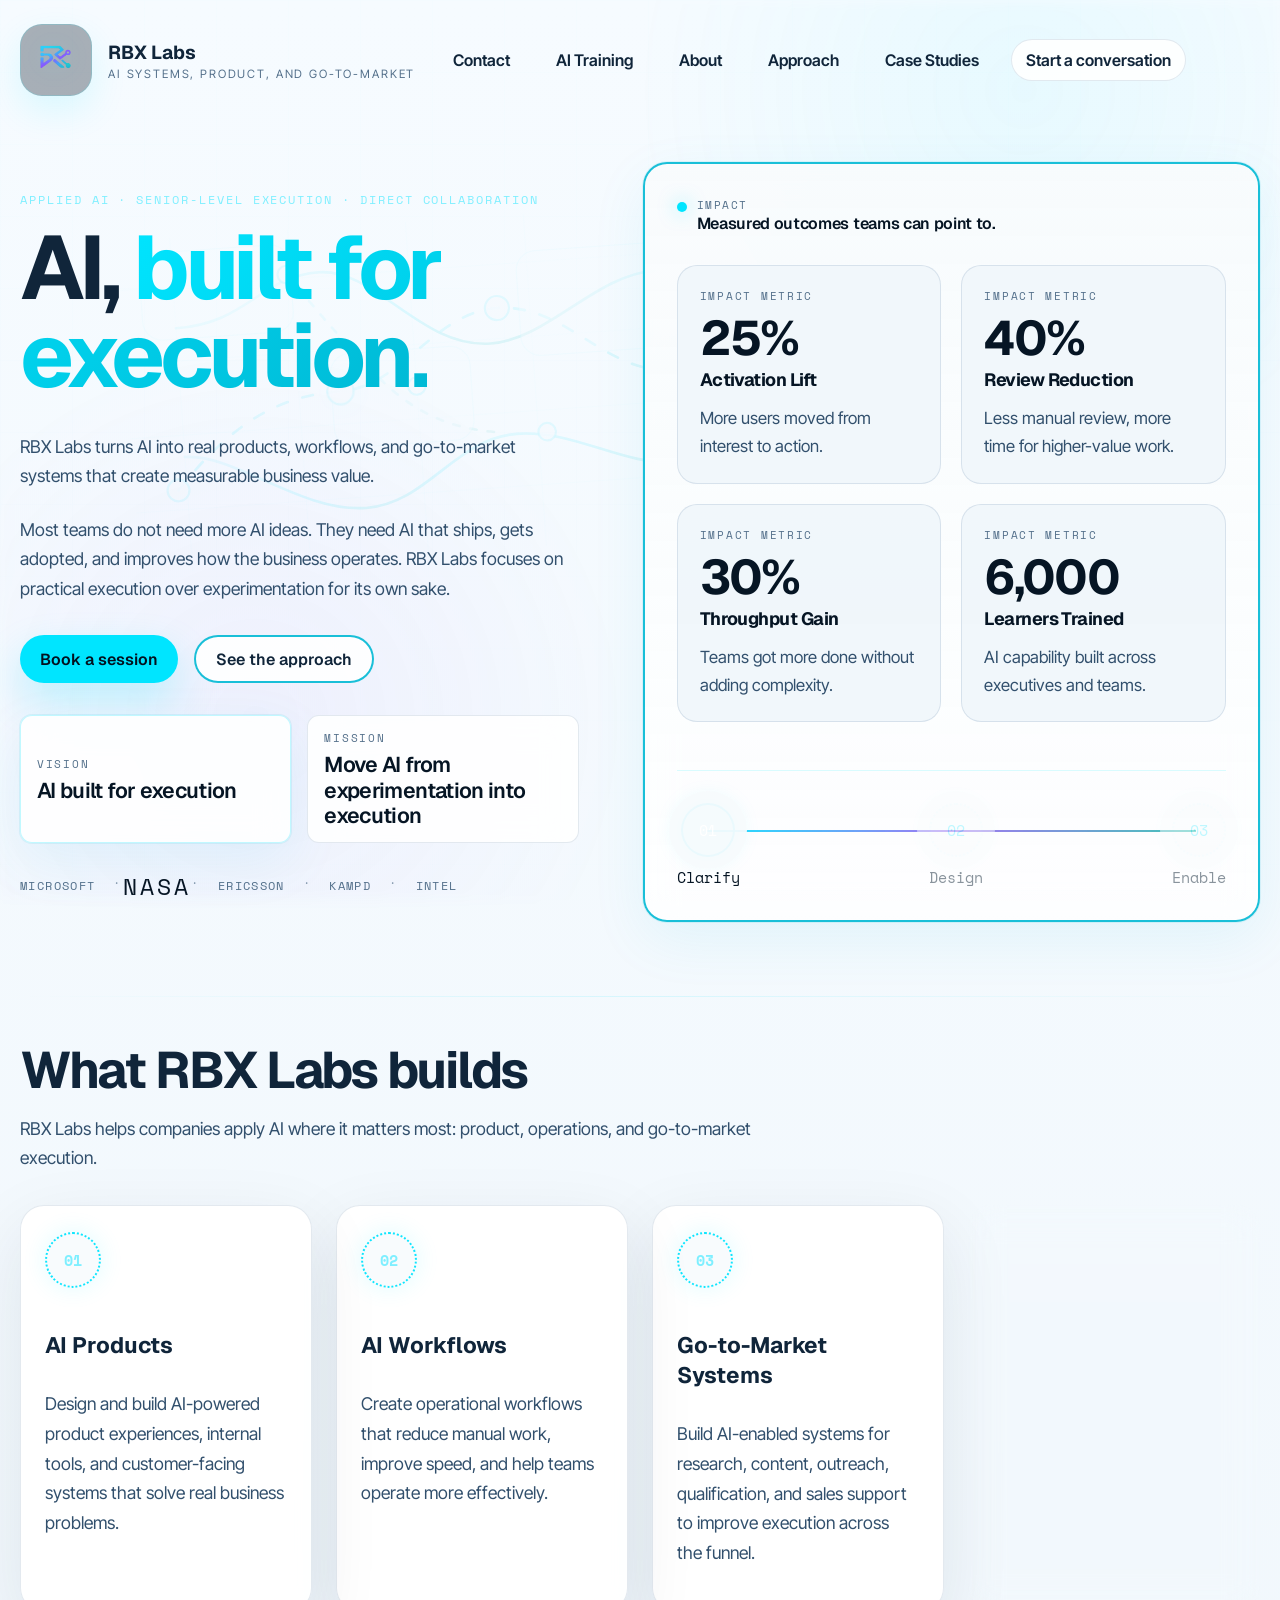
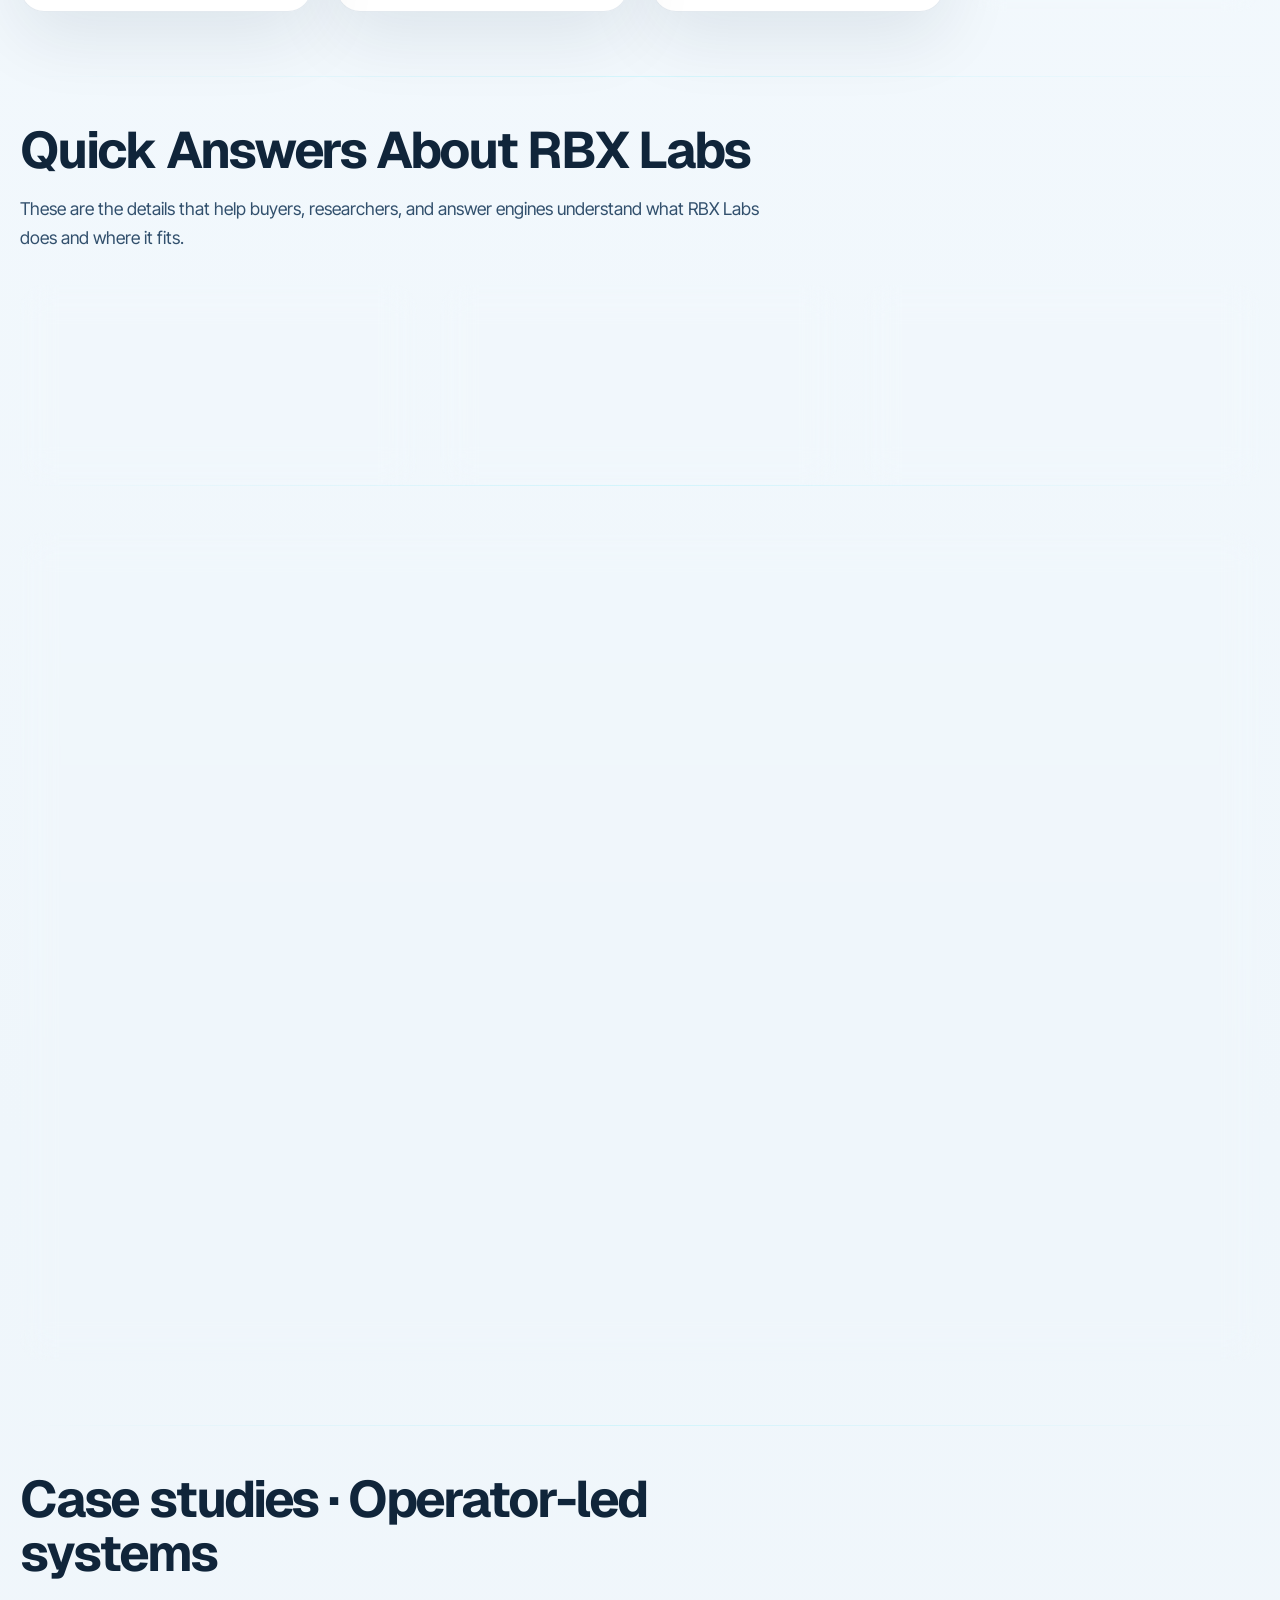
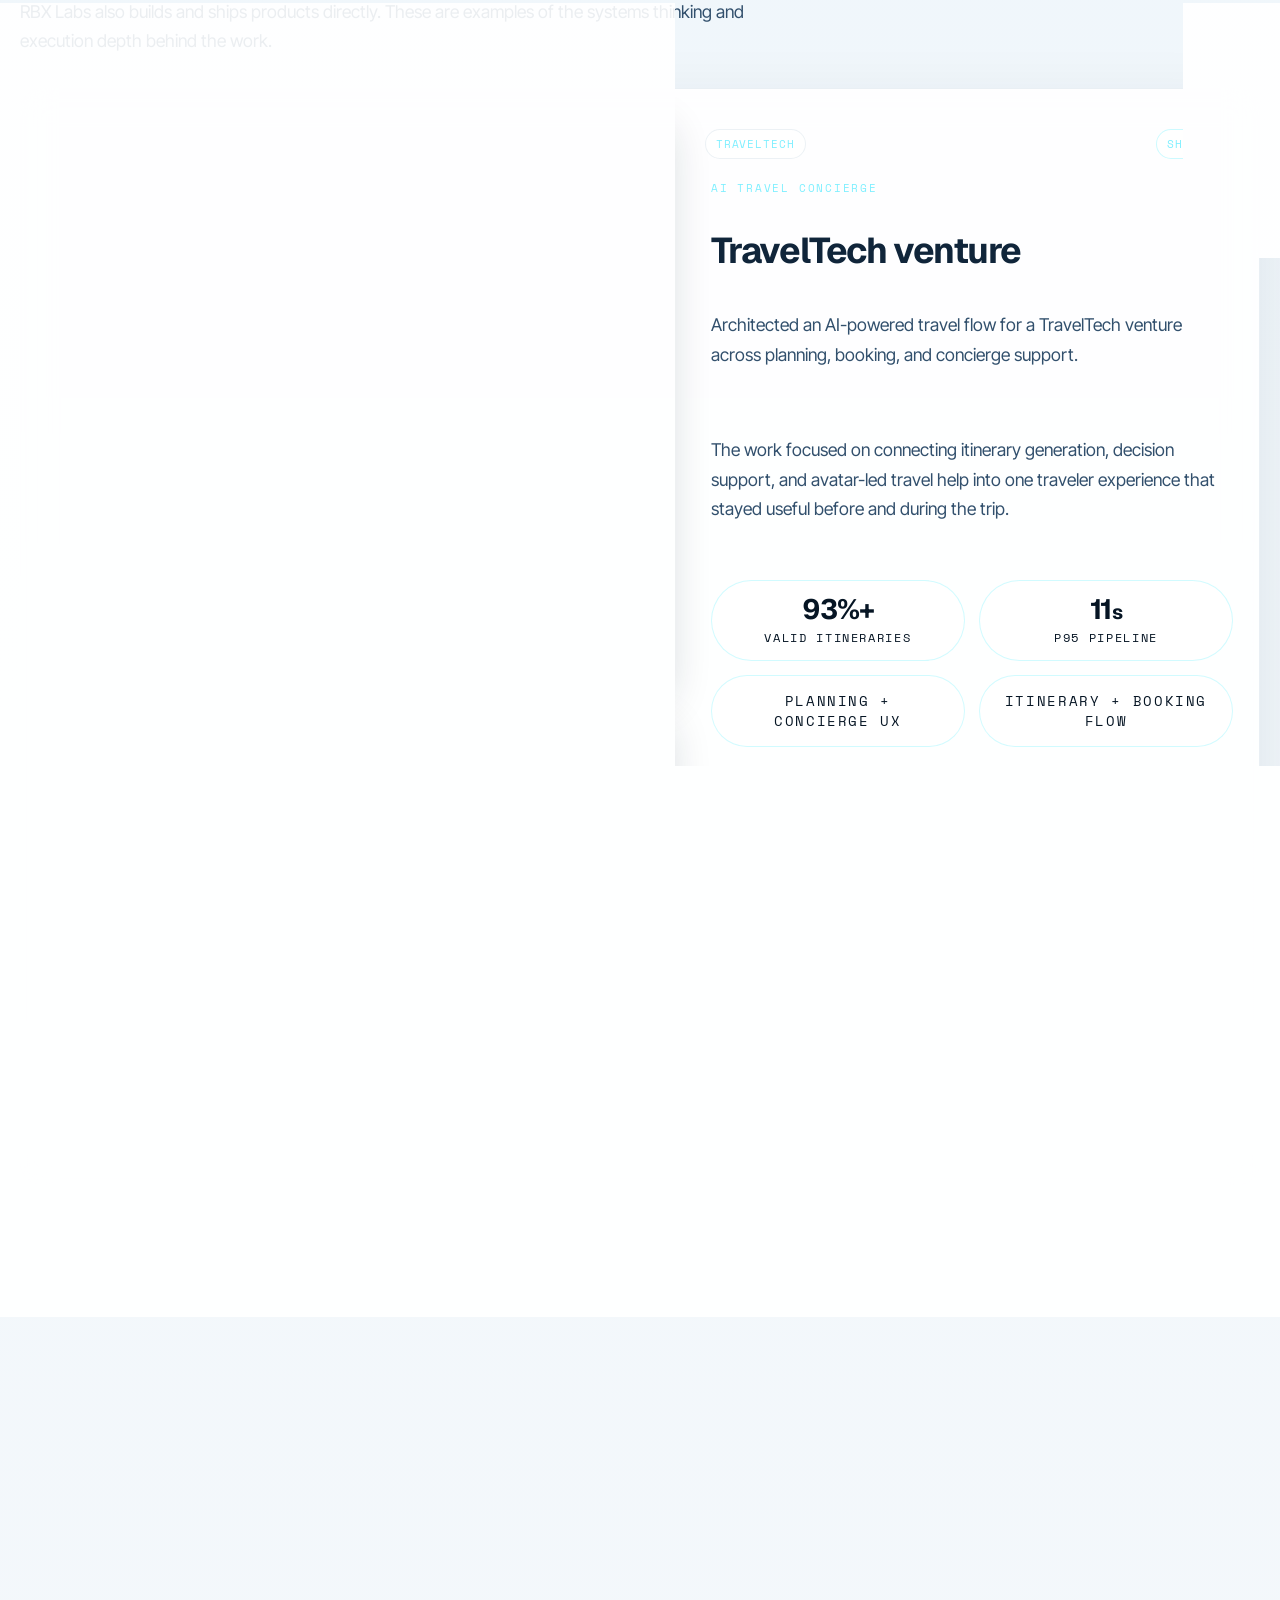
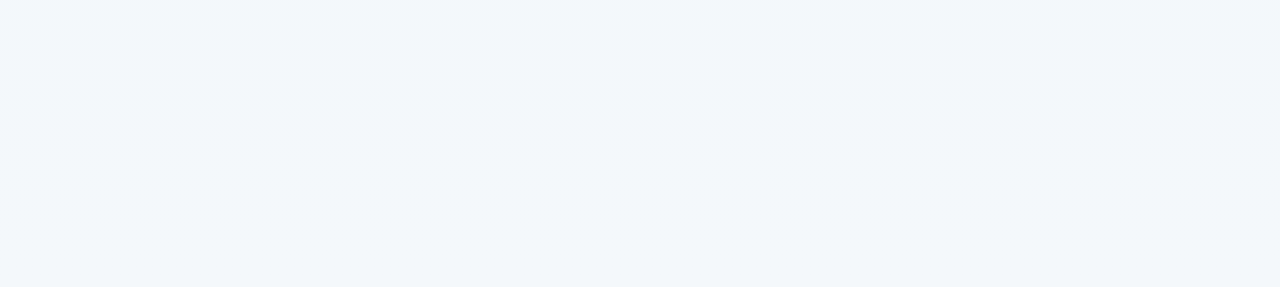
<file: index.html>
<!DOCTYPE html>
<html lang="en">
<head>
  <meta charset="UTF-8" />
  <meta name="viewport" content="width=device-width, initial-scale=1" />
  <title>RBX Labs | Applied AI Studio for Products, Workflows, and GTM Systems</title>
  <meta
    name="description"
    content="RBX Labs turns AI into real products, workflows, and go-to-market systems that create measurable business value."
  />
  <link rel="canonical" href="https://rbx-labs.io/" />
  <meta property="og:type" content="website" />
  <meta property="og:site_name" content="RBX Labs" />
  <meta property="og:title" content="RBX Labs | Applied AI Studio for Products, Workflows, and GTM Systems" />
  <meta property="og:description" content="RBX Labs turns AI into real products, workflows, and go-to-market systems that create measurable business value." />
  <meta property="og:url" content="https://rbx-labs.io/" />
  <meta property="og:image" content="https://rbx-labs.io/assets/branding/rbx-logo.png" />
  <meta name="twitter:card" content="summary_large_image" />
  <meta name="twitter:title" content="RBX Labs | Applied AI Studio for Products, Workflows, and GTM Systems" />
  <meta name="twitter:description" content="RBX Labs turns AI into real products, workflows, and go-to-market systems that create measurable business value." />
  <meta name="twitter:image" content="https://rbx-labs.io/assets/branding/rbx-logo.png" />
  <link rel="icon" type="image/png" sizes="1024x1024" href="assets/branding/rbx-logo.png" />
  <link rel="shortcut icon" href="assets/branding/rbx-logo.png" />
  <link rel="apple-touch-icon" href="assets/branding/rbx-logo.png" />
  <link rel="preconnect" href="https://fonts.googleapis.com" />
  <link rel="preconnect" href="https://fonts.gstatic.com" crossorigin />
  <link
    href="https://fonts.googleapis.com/css2?family=Geist:wght@500;600;700&amp;family=Inter+Tight:wght@400;500;600&amp;family=Space+Mono:wght@400;700&amp;display=swap"
    rel="stylesheet"
  />
  <link href="https://assets.calendly.com/assets/external/widget.css" rel="stylesheet" />
  <script>
    document.documentElement.classList.add('js');
    try {
      const storedTheme = localStorage.getItem('rbx-theme');
      const storedContrast = localStorage.getItem('rbx-contrast');
      const prefersDark = window.matchMedia('(prefers-color-scheme: dark)').matches;
      document.documentElement.dataset.theme = storedTheme === 'light' || storedTheme === 'dark' ? storedTheme : (prefersDark ? 'dark' : 'light');
      document.documentElement.dataset.contrast = storedContrast === 'high' ? 'high' : 'standard';
    } catch (error) {}
  </script>
  <script src="https://assets.calendly.com/assets/external/widget.js" async></script>
  <link rel="stylesheet" href="styles.css" />
  <script type="application/ld+json">
    {
      "@context": "https://schema.org",
      "@graph": [
        {
          "@type": "Organization",
          "@id": "https://rbx-labs.io/#organization",
          "name": "RBX Labs",
          "url": "https://rbx-labs.io/",
          "logo": "https://rbx-labs.io/assets/branding/rbx-logo.png",
          "description": "RBX Labs is an applied AI studio that helps companies build AI products, workflows, and go-to-market systems.",
          "email": "rishabh@rbx-labs.io"
        },
        {
          "@type": "WebSite",
          "@id": "https://rbx-labs.io/#website",
          "url": "https://rbx-labs.io/",
          "name": "RBX Labs",
          "publisher": {
            "@id": "https://rbx-labs.io/#organization"
          }
        }
      ]
    }
  </script>
</head>
<body>
  <div class="bg-layers" aria-hidden="true"></div>
  <div class="grid-orbit" aria-hidden="true"></div>

  <header class="site-header">
    <a class="brand" href="#top" aria-label="RBX Labs home">
      <span class="brand-mark">
        <img src="assets/branding/rbx-logo.png" alt="" />
      </span>
      <span class="brand-copy">
        <span class="brand-name">RBX Labs</span>
        <span class="brand-tag">AI systems, product, and go-to-market</span>
      </span>
    </a>

    <nav class="site-nav" aria-label="Primary">
      <a href="#contact">Contact</a>
      <a href="ai-training.html">AI Training</a>
      <a href="about.html">About</a>
      <a href="approach.html">Approach</a>
      <a href="#selected-builds">Case Studies</a>
      <a class="nav-pill" href="#contact">Start a conversation</a>
      <div class="display-controls" aria-label="Display controls">
        <div class="display-group" role="group" aria-label="Color mode">
          <button class="display-option display-option-symbol" type="button" data-theme-option="light" aria-label="Light mode" title="Light mode">
            <span aria-hidden="true">☼</span>
          </button>
          <button class="display-option display-option-symbol" type="button" data-theme-option="dark" aria-label="Dark mode" title="Dark mode">
            <span aria-hidden="true">☽</span>
          </button>
        </div>
        <div class="display-group" role="group" aria-label="Contrast mode">
          <button class="display-option display-option-symbol" type="button" data-contrast-option="standard" aria-label="Standard contrast" title="Standard contrast">
            <span aria-hidden="true">◐</span>
          </button>
          <button class="display-option display-option-symbol" type="button" data-contrast-option="high" aria-label="High contrast" title="High contrast">
            <span aria-hidden="true">◕</span>
          </button>
        </div>
      </div>
    </nav>
  </header>

  <main class="page-shell" id="top">
    <section class="hero">
      <div class="hero-copy reveal">
        <div class="systems-map systems-map-hero" aria-hidden="true">
          <svg viewBox="0 0 640 420" role="presentation">
            <defs>
              <linearGradient id="hero-map-flow" x1="0%" y1="0%" x2="100%" y2="100%">
                <stop offset="0%" stop-color="var(--cyan-soft)" />
                <stop offset="52%" stop-color="var(--cyan)" />
                <stop offset="100%" stop-color="var(--teal)" />
              </linearGradient>
            </defs>
            <g class="systems-map-grid">
              <path d="M64 92H584" />
              <path d="M64 160H584" />
              <path d="M64 228H584" />
              <path d="M64 296H584" />
              <path d="M112 48V352" />
              <path d="M220 48V352" />
              <path d="M328 48V352" />
              <path d="M436 48V352" />
              <path d="M544 48V352" />
            </g>
            <g class="systems-map-links">
              <path class="systems-map-link systems-map-link-primary" d="M104 278C162 214 208 198 258 198C314 198 348 132 406 132C470 132 500 200 564 200" />
              <path class="systems-map-link" d="M112 130C178 130 192 88 246 88C298 88 334 164 398 164C450 164 498 108 552 108" />
              <path class="systems-map-link" d="M112 248C158 248 214 306 274 306C330 306 360 248 416 248C470 248 510 284 560 284" />
              <path class="systems-map-link systems-map-link-secondary" d="M216 88C246 128 264 154 294 188C320 218 352 240 404 246" />
            </g>
            <g class="systems-map-zones">
              <rect x="82" y="60" width="138" height="80" rx="18" />
              <rect x="250" y="164" width="128" height="86" rx="18" />
              <rect x="426" y="82" width="138" height="96" rx="18" />
            </g>
            <g class="systems-map-nodes">
              <circle class="systems-map-node systems-map-node-pulse" cx="104" cy="278" r="10" />
              <circle class="systems-map-node" cx="216" cy="88" r="8" />
              <circle class="systems-map-node systems-map-node-large" cx="258" cy="198" r="12" />
              <circle class="systems-map-node" cx="328" cy="198" r="8" />
              <circle class="systems-map-node systems-map-node-pulse" cx="406" cy="132" r="11" />
              <circle class="systems-map-node" cx="444" cy="248" r="8" />
              <circle class="systems-map-node systems-map-node-large" cx="564" cy="200" r="12" />
              <circle class="systems-map-node" cx="560" cy="284" r="8" />
            </g>
          </svg>
        </div>
        <p class="eyebrow">Applied AI &middot; Senior-level execution &middot; Direct collaboration</p>
        <h1>
          AI,
          <span class="gradient-text">built for execution.</span>
        </h1>
        <p class="hero-body">
          RBX Labs turns AI into real products, workflows, and go-to-market systems that create measurable business value.
        </p>
        <p class="hero-body">
          Most teams do not need more AI ideas. They need AI that ships, gets adopted, and improves how the business operates. RBX Labs focuses on practical execution over experimentation for its own sake.
        </p>
        <div class="hero-actions">
          <a
            class="btn btn-primary"
            href="#"
            data-calendly-link="https://calendly.com/rishabhbanga/ai-strategy-rishabh?hide_gdpr_banner=1"
            data-booking-title="Book a strategy session"
            data-booking-body="Bring the AI product, workflow, or go-to-market question you want to make real. The session is used to clarify what to build, where AI fits, and what should happen next."
          >
            Book a session
          </a>
          <a class="btn btn-secondary" href="approach.html">See the approach</a>
        </div>

        <div class="hero-proof">
          <div class="proof-chip">
            <span class="proof-label">Vision</span>
            <span class="proof-value proof-value-readable">AI built for execution</span>
          </div>
          <div class="proof-chip">
            <span class="proof-label">Mission</span>
            <span class="proof-value proof-value-readable">Move AI from experimentation into execution</span>
          </div>
        </div>

        <p class="hero-social-proof">
          <span class="hero-social-proof-item">Microsoft</span>
          <span class="hero-social-proof-separator" aria-hidden="true">&middot;</span>
          <span class="hero-social-proof-item">NASA</span>
          <span class="hero-social-proof-separator" aria-hidden="true">&middot;</span>
          <span class="hero-social-proof-item">Ericsson</span>
          <span class="hero-social-proof-separator" aria-hidden="true">&middot;</span>
          <span class="hero-social-proof-item">Kampd</span>
          <span class="hero-social-proof-separator" aria-hidden="true">&middot;</span>
          <span class="hero-social-proof-item">Intel</span>
        </p>
      </div>

      <div class="hero-panel reveal reveal-delay-1">
        <section class="signal-card">
          <div class="card-topline">
            <span class="status-dot" aria-hidden="true"></span>
            <span class="status-copy">
              <span class="status-kicker">Impact</span>
              <span class="status-readout">Measured outcomes teams can point to.</span>
            </span>
          </div>

          <div class="signal-grid">
            <article class="signal-metric">
              <span class="metric-label">Impact metric</span>
              <strong class="metric-readout"><span class="countup" data-target="25" data-suffix="%">25%</span></strong>
              <span class="metric-title">Activation Lift</span>
              <span class="metric-note">More users moved from interest to action.</span>
            </article>
            <article class="signal-metric">
              <span class="metric-label">Impact metric</span>
              <strong class="metric-readout"><span class="countup" data-target="40" data-suffix="%">40%</span></strong>
              <span class="metric-title">Review Reduction</span>
              <span class="metric-note">Less manual review, more time for higher-value work.</span>
            </article>
            <article class="signal-metric">
              <span class="metric-label">Impact metric</span>
              <strong class="metric-readout"><span class="countup" data-target="30" data-suffix="%">30%</span></strong>
              <span class="metric-title">Throughput Gain</span>
              <span class="metric-note">Teams got more done without adding complexity.</span>
            </article>
            <article class="signal-metric">
              <span class="metric-label">Impact metric</span>
              <strong class="metric-readout"><span class="countup" data-target="6000">6,000</span></strong>
              <span class="metric-title">Learners Trained</span>
              <span class="metric-note">AI capability built across executives and teams.</span>
            </article>
          </div>
          <div class="process-track" aria-label="Engagement phases" data-track-autoplay="true">
            <div class="track-line"></div>
            <div class="track-step active" data-track-step="clarify">
              <span class="track-icon">01</span>
              <span class="track-label">Clarify</span>
            </div>
            <div class="track-step" data-track-step="design">
              <span class="track-icon">02</span>
              <span class="track-label">Design</span>
            </div>
            <div class="track-step" data-track-step="enable">
              <span class="track-icon">03</span>
              <span class="track-label">Enable</span>
            </div>
          </div>
        </section>
      </div>
    </section>

    <section class="services-section" id="services">
      <div class="section-heading reveal">
        <h2>What RBX Labs builds</h2>
        <p class="section-copy">
          RBX Labs helps companies apply AI where it matters most: product, operations, and go-to-market execution.
        </p>
      </div>

      <div class="service-grid services-pillars">
        <article class="service-card service-pillar reveal">
          <div class="icon-ring">01</div>
          <h3>AI Products</h3>
          <p>Design and build AI-powered product experiences, internal tools, and customer-facing systems that solve real business problems.</p>
        </article>
        <article class="service-card service-pillar reveal reveal-delay-1">
          <div class="icon-ring">02</div>
          <h3>AI Workflows</h3>
          <p>Create operational workflows that reduce manual work, improve speed, and help teams operate more effectively.</p>
        </article>
        <article class="service-card service-pillar reveal reveal-delay-2">
          <div class="icon-ring">03</div>
          <h3>Go-to-Market Systems</h3>
          <p>Build AI-enabled systems for research, content, outreach, qualification, and sales support to improve execution across the funnel.</p>
        </article>
        <article class="service-card service-pillar reveal reveal-delay-3">
          <div class="icon-ring">04</div>
          <h3>Strategy to Execution</h3>
          <p>Turn AI ambition into clear priorities, scoped initiatives, and shipped systems without getting stuck in endless planning.</p>
        </article>
      </div>
    </section>

    <section class="trust-band-section">
      <div class="section-heading reveal">
        <h2>Quick Answers About RBX Labs</h2>
        <p class="section-copy">
          These are the details that help buyers, researchers, and answer engines understand what RBX Labs does and where it fits.
        </p>
      </div>

      <div class="service-grid trust-band-grid" data-holo-rotate="quick-answers">
        <article class="service-card result-card result-card-featured reveal">
          <span class="micro-label">What RBX Labs is</span>
          <p>RBX Labs is an applied AI studio that helps companies build AI products, AI workflows, and AI-enabled go-to-market systems.</p>
        </article>
        <article class="service-card result-card reveal reveal-delay-1">
          <span class="micro-label">Who we work with</span>
          <p>RBX Labs works with founders, product teams, and operators who need AI execution rather than open-ended experimentation.</p>
        </article>
        <article class="service-card result-card reveal reveal-delay-3">
          <span class="micro-label">What outcomes look like</span>
          <p>Typical outcomes include shipped workflows, measurable efficiency gains, better activation, and clearer launch execution.</p>
        </article>
      </div>
    </section>

    <section class="contact-section reveal" id="contact">
      <div class="contact-card">
        <div class="contact-copy">
          <p class="eyebrow">Contact</p>
          <h2>Let&apos;s build something useful</h2>
          <p class="section-copy cta-note">If your team is serious about using AI to improve product, operations, or go-to-market execution, RBX Labs can help turn that ambition into working systems.</p>
          <p class="section-copy cta-note">Start a conversation about the product, workflow, or execution system you want to make real.</p>
        </div>
        <div class="contact-booking">
          <div
            class="calendly-inline-widget"
            data-url="https://calendly.com/rishabhbanga/ai-strategy-rishabh?hide_gdpr_banner=1"
            aria-label="Book a session with RBX Labs"
          ></div>
        </div>
      </div>
    </section>

    <section class="selected-builds-section" id="selected-builds">
      <div class="section-heading reveal">
        <h2>Case studies &middot; Operator-led systems</h2>
        <p class="section-copy">
          RBX Labs also builds and ships products directly. These are examples of the systems thinking
          and execution depth behind the work.
        </p>
      </div>

      <div class="selected-builds-grid">
        <article class="service-card selected-build selected-build-visual selected-build-traveltech reveal">
          <div class="selected-build-media-stack">
            <div class="selected-build-media">
              <img src="assets/planner.png" alt="TravelTech venture planner interface showing the concierge assistant and planning workflow." />
            </div>
            <div class="selected-build-media">
              <img src="assets/traveltech-dashboard.png" alt="TravelTech venture dashboard showing trip summaries, world map coverage, and travel metrics." />
            </div>
          </div>
          <div class="selected-build-copy">
            <div class="selected-build-copy-top">
              <div class="build-meta">
                <span class="build-tag">TravelTech</span>
                <span class="build-tag build-tag-status">Shipped</span>
              </div>
              <span class="micro-label">AI travel concierge</span>
              <h3>TravelTech venture</h3>
            </div>
            <div class="selected-build-copy-body">
              <p class="selected-build-lead">Architected an AI-powered travel flow for a TravelTech venture across planning, booking, and concierge support.</p>
              <p>The work focused on connecting itinerary generation, decision support, and avatar-led travel help into one traveler experience that stayed useful before and during the trip.</p>
            </div>
            <div class="selected-build-metrics">
              <span class="engagement-chip engagement-chip-metric">
                <span class="countup" data-target="98" data-suffix="%+">98%+</span>
                <span class="engagement-chip-copy">Valid itineraries</span>
              </span>
              <span class="engagement-chip engagement-chip-metric">
                <span class="countup" data-target="12" data-suffix="s" data-suffix-class="metric-suffix-lower">12<span class="metric-suffix-lower">s</span></span>
                <span class="engagement-chip-copy">P95 pipeline</span>
              </span>
              <span class="engagement-chip engagement-chip-centered">Planning + concierge UX</span>
              <span class="engagement-chip engagement-chip-centered">Itinerary + booking flow</span>
            </div>
            <div class="case-system-preview case-system-preview-inline" aria-hidden="true">
              <div class="case-system-preview-header">
                <span class="micro-label">Live system view</span>
                <span class="case-system-preview-hint">Prompt to itinerary to concierge loop</span>
              </div>
              <svg viewBox="0 0 420 136" role="presentation">
                <g class="case-system-orbit-group">
                  <circle cx="158" cy="42" r="30" />
                  <circle cx="282" cy="92" r="32" />
                </g>
                <g class="case-system-block-group">
                  <rect x="16" y="68" width="72" height="40" rx="14" />
                  <rect x="116" y="18" width="88" height="46" rx="16" />
                  <rect x="244" y="72" width="92" height="42" rx="16" />
                  <rect x="356" y="28" width="48" height="52" rx="14" />
                </g>
                <g class="case-system-link-group">
                  <path class="case-system-link" d="M44 88L116 88L158 42L244 42L282 92L356 92L380 54" />
                  <path class="case-system-link case-system-link-secondary" d="M44 88L116 88L158 92L244 92L282 54L356 54L380 54" />
                  <path class="case-system-link case-system-link-loop" d="M282 92C250 126 194 126 158 92" />
                </g>
                <g class="case-system-node-group">
                  <circle cx="44" cy="88" r="8" />
                  <circle cx="158" cy="42" r="10" />
                  <circle cx="158" cy="92" r="7" />
                  <circle cx="282" cy="92" r="10" />
                  <circle cx="282" cy="54" r="7" />
                  <circle cx="380" cy="54" r="8" />
                </g>
                <g class="case-system-label-group">
                  <text x="10" y="126">Prompt</text>
                  <text x="128" y="18">Planner</text>
                  <text x="252" y="126">Itinerary</text>
                  <text x="338" y="42">Concierge</text>
                </g>
              </svg>
              <div class="case-system-legend" aria-hidden="true">
                <span class="case-system-legend-item">
                  <span class="case-system-legend-swatch case-system-legend-swatch-cyan case-system-legend-swatch-line"></span>
                  Core planning path
                </span>
                <span class="case-system-legend-item">
                  <span class="case-system-legend-swatch case-system-legend-swatch-purple case-system-legend-swatch-line-dashed"></span>
                  Concierge loop and secondary path
                </span>
                <span class="case-system-legend-item">
                  <span class="case-system-legend-swatch case-system-legend-swatch-cyan case-system-legend-swatch-node"></span>
                  Handoff nodes
                </span>
              </div>
            </div>
          </div>
        </article>
        <article class="service-card selected-build selected-build-system selected-build-network featured-build reveal" tabindex="0">
          <div class="build-meta">
            <span class="build-tag">Cybersecurity</span>
            <span class="build-tag build-tag-status">Shipped</span>
          </div>
          <span class="micro-label">Public Wi-Fi trust layer</span>
          <h3>Network Guardian</h3>
          <p>Built and shipped a first version in 30 days for pre-connection Wi-Fi trust and safety scoring.</p>
          <p>It is both an internal venture and proof of how RBX Labs takes an idea from framing to working product fast.</p>
          <div class="case-system-preview" aria-hidden="true">
            <div class="case-system-preview-header">
              <span class="micro-label">Live system view</span>
              <span class="case-system-preview-hint">Signal score to trust verdict</span>
            </div>
            <svg viewBox="0 0 320 120" role="presentation">
              <g class="case-system-gate-group">
                <rect x="18" y="38" width="56" height="52" rx="14" />
                <rect x="104" y="12" width="56" height="42" rx="14" />
                <rect x="192" y="68" width="56" height="42" rx="14" />
                <rect x="264" y="30" width="38" height="48" rx="12" />
              </g>
              <g class="case-system-link-group">
                <path class="case-system-link" d="M46 64L104 64L132 34L192 34L220 88L264 88L284 54" />
                <path class="case-system-link case-system-link-secondary" d="M46 64L104 64L132 90L192 90L220 54L264 54L284 54" />
                <path class="case-system-link case-system-link-alert" d="M132 34L132 90" />
              </g>
              <g class="case-system-node-group">
                <circle cx="46" cy="64" r="8" />
                <circle cx="132" cy="34" r="9" />
                <circle cx="132" cy="90" r="7" />
                <circle cx="220" cy="88" r="9" />
                <circle cx="220" cy="54" r="7" />
                <circle cx="284" cy="54" r="8" />
              </g>
              <g class="case-system-label-group">
                <text x="8" y="102">Wi-Fi signal</text>
                <text x="98" y="20">Risk score</text>
                <text x="184" y="110">Trust layer</text>
                <text x="252" y="40">Verdict</text>
              </g>
            </svg>
            <div class="case-system-legend" aria-hidden="true">
              <span class="case-system-legend-item">
                <span class="case-system-legend-swatch case-system-legend-swatch-cyan case-system-legend-swatch-line"></span>
                Core verified signal path
              </span>
              <span class="case-system-legend-item">
                <span class="case-system-legend-swatch case-system-legend-swatch-amber case-system-legend-swatch-line-dashed"></span>
                Risk escalation path
              </span>
              <span class="case-system-legend-item">
                <span class="case-system-legend-swatch case-system-legend-swatch-amber case-system-legend-swatch-square"></span>
                Risk gate blocks
              </span>
                <span class="case-system-legend-item">
                  <span class="case-system-legend-swatch case-system-legend-swatch-amber case-system-legend-swatch-node"></span>
                  Checkpoint nodes
                </span>
            </div>
          </div>
        </article>
        <article class="service-card selected-build selected-build-system selected-build-iprd reveal reveal-delay-1" tabindex="0">
          <div class="build-meta">
            <span class="build-tag">Product tooling</span>
            <span class="build-tag build-tag-status">Shipped</span>
          </div>
          <span class="micro-label">Interactive product spec</span>
          <h3>iPRD</h3>
          <p>Interactive PRD generation system that turns rough product thinking into executable specs in Canvas.</p>
          <p>Built to be deterministic, single-file, deployment-ready, and useful to teams beyond the first demo.</p>
          <div class="case-system-preview" aria-hidden="true">
            <div class="case-system-preview-header">
              <span class="micro-label">Live system view</span>
              <span class="case-system-preview-hint">Inputs to executable spec flow</span>
            </div>
            <svg viewBox="0 0 320 120" role="presentation">
              <g class="case-system-block-group">
                <rect x="16" y="56" width="58" height="36" rx="12" />
                <rect x="100" y="18" width="66" height="44" rx="14" />
                <rect x="190" y="56" width="72" height="40" rx="14" />
                <rect x="272" y="28" width="34" height="44" rx="12" />
              </g>
              <g class="case-system-link-group">
                <path class="case-system-link" d="M44 74L100 74L132 40L190 40L224 76L272 76L290 50" />
                <path class="case-system-link case-system-link-secondary" d="M44 74L100 74L132 74L190 74L224 50L272 50L290 50" />
              </g>
              <g class="case-system-node-group">
                <circle cx="44" cy="74" r="8" />
                <circle cx="132" cy="40" r="9" />
                <circle cx="224" cy="76" r="9" />
                <circle cx="290" cy="50" r="8" />
              </g>
              <g class="case-system-label-group">
                <text x="8" y="110">Raw inputs</text>
                <text x="108" y="20">Structure</text>
                <text x="190" y="108">Canvas spec</text>
                <text x="250" y="36">Output</text>
              </g>
            </svg>
            <div class="case-system-legend" aria-hidden="true">
              <span class="case-system-legend-item">
                <span class="case-system-legend-swatch case-system-legend-swatch-cyan case-system-legend-swatch-line"></span>
                Core spec path
              </span>
              <span class="case-system-legend-item">
                <span class="case-system-legend-swatch case-system-legend-swatch-purple case-system-legend-swatch-line-dashed"></span>
                Transform branch path
              </span>
                <span class="case-system-legend-item">
                  <span class="case-system-legend-swatch case-system-legend-swatch-cyan case-system-legend-swatch-node"></span>
                  Handoff nodes
                </span>
              <span class="case-system-legend-item">
                <span class="case-system-legend-swatch case-system-legend-swatch-cyan case-system-legend-swatch-rect-outline"></span>
                Structured spec blocks
              </span>
            </div>
          </div>
        </article>
        <article class="service-card selected-build selected-build-system selected-build-kampd reveal reveal-delay-2" tabindex="0">
          <div class="build-meta">
            <span class="build-tag">Community platforms</span>
            <span class="build-tag build-tag-status">Shipped</span>
          </div>
          <span class="micro-label">Community trust and moderation</span>
          <h3>Kampd</h3>
          <p>Built AI-powered trust, discovery, and moderation systems across a fast-growing community product.</p>
          <p>Included real-time trust scoring, feed ranking, and policy-driven workflows that reduced manual review while improving relevance.</p>
          <div class="case-system-preview" aria-hidden="true">
            <div class="case-system-preview-header">
              <span class="micro-label">Live system view</span>
              <span class="case-system-preview-hint">Trust layer to moderation flow</span>
            </div>
            <svg viewBox="0 0 320 120" role="presentation">
              <g class="case-system-orbit-group">
                <circle cx="122" cy="36" r="26" />
                <circle cx="214" cy="84" r="28" />
              </g>
              <g class="case-system-link-group">
                <path class="case-system-link" d="M38 76C74 76 78 34 122 34C162 34 168 94 214 94C244 94 260 54 290 54" />
                <path class="case-system-link case-system-link-secondary" d="M38 76C84 76 82 94 122 94C166 94 170 50 214 50C248 50 258 54 290 54" />
                <path class="case-system-link case-system-link-loop" d="M122 34C146 18 178 18 198 40" />
                <path class="case-system-link case-system-link-loop" d="M214 94C184 112 150 108 128 88" />
              </g>
              <g class="case-system-node-group">
                <circle cx="38" cy="76" r="10" />
                <circle cx="122" cy="34" r="11" />
                <circle cx="122" cy="94" r="7" />
                <circle cx="214" cy="94" r="11" />
                <circle cx="214" cy="50" r="7" />
                <circle cx="290" cy="54" r="10" />
              </g>
              <g class="case-system-label-group">
                <text x="18" y="108">Trust layer</text>
                <text x="98" y="22">Ranking</text>
                <text x="184" y="112">Signals</text>
                <text x="248" y="40">Moderation</text>
              </g>
            </svg>
            <div class="case-system-legend" aria-hidden="true">
              <span class="case-system-legend-item">
                <span class="case-system-legend-swatch case-system-legend-swatch-cyan case-system-legend-swatch-line"></span>
                Core trust and ranking path
              </span>
              <span class="case-system-legend-item">
                <span class="case-system-legend-swatch case-system-legend-swatch-purple case-system-legend-swatch-line-dashed"></span>
                Feedback loop paths
              </span>
                <span class="case-system-legend-item">
                  <span class="case-system-legend-swatch case-system-legend-swatch-cyan case-system-legend-swatch-node"></span>
                  Ranking nodes
                </span>
              <span class="case-system-legend-item">
                <span class="case-system-legend-swatch case-system-legend-swatch-purple case-system-legend-swatch-ring"></span>
                Orbit layers
              </span>
            </div>
          </div>
        </article>
      </div>
      <div class="selected-builds-footer reveal">
        <a class="btn btn-secondary" href="#contact">Ready to talk through your use case?</a>
      </div>
    </section>
  </main>
  <script src="script.js" defer></script>
</body>
</html>
</file>
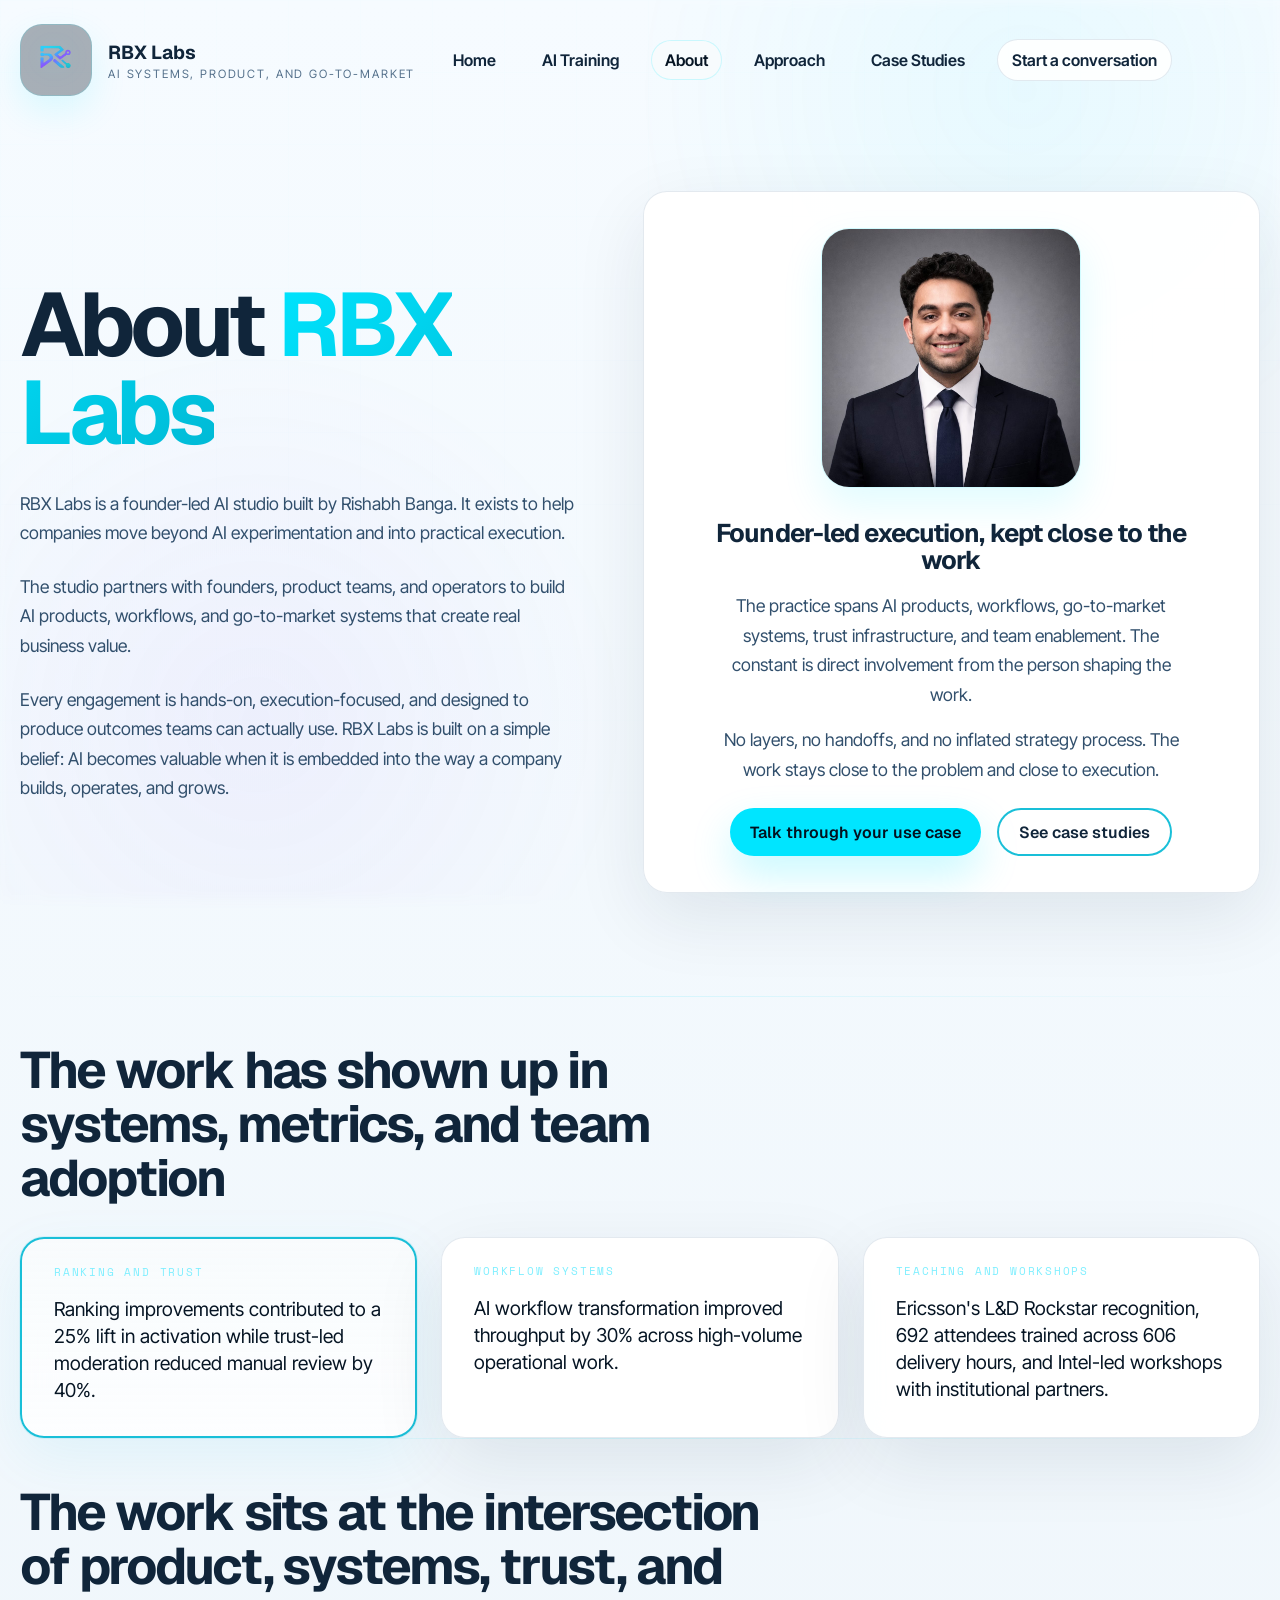
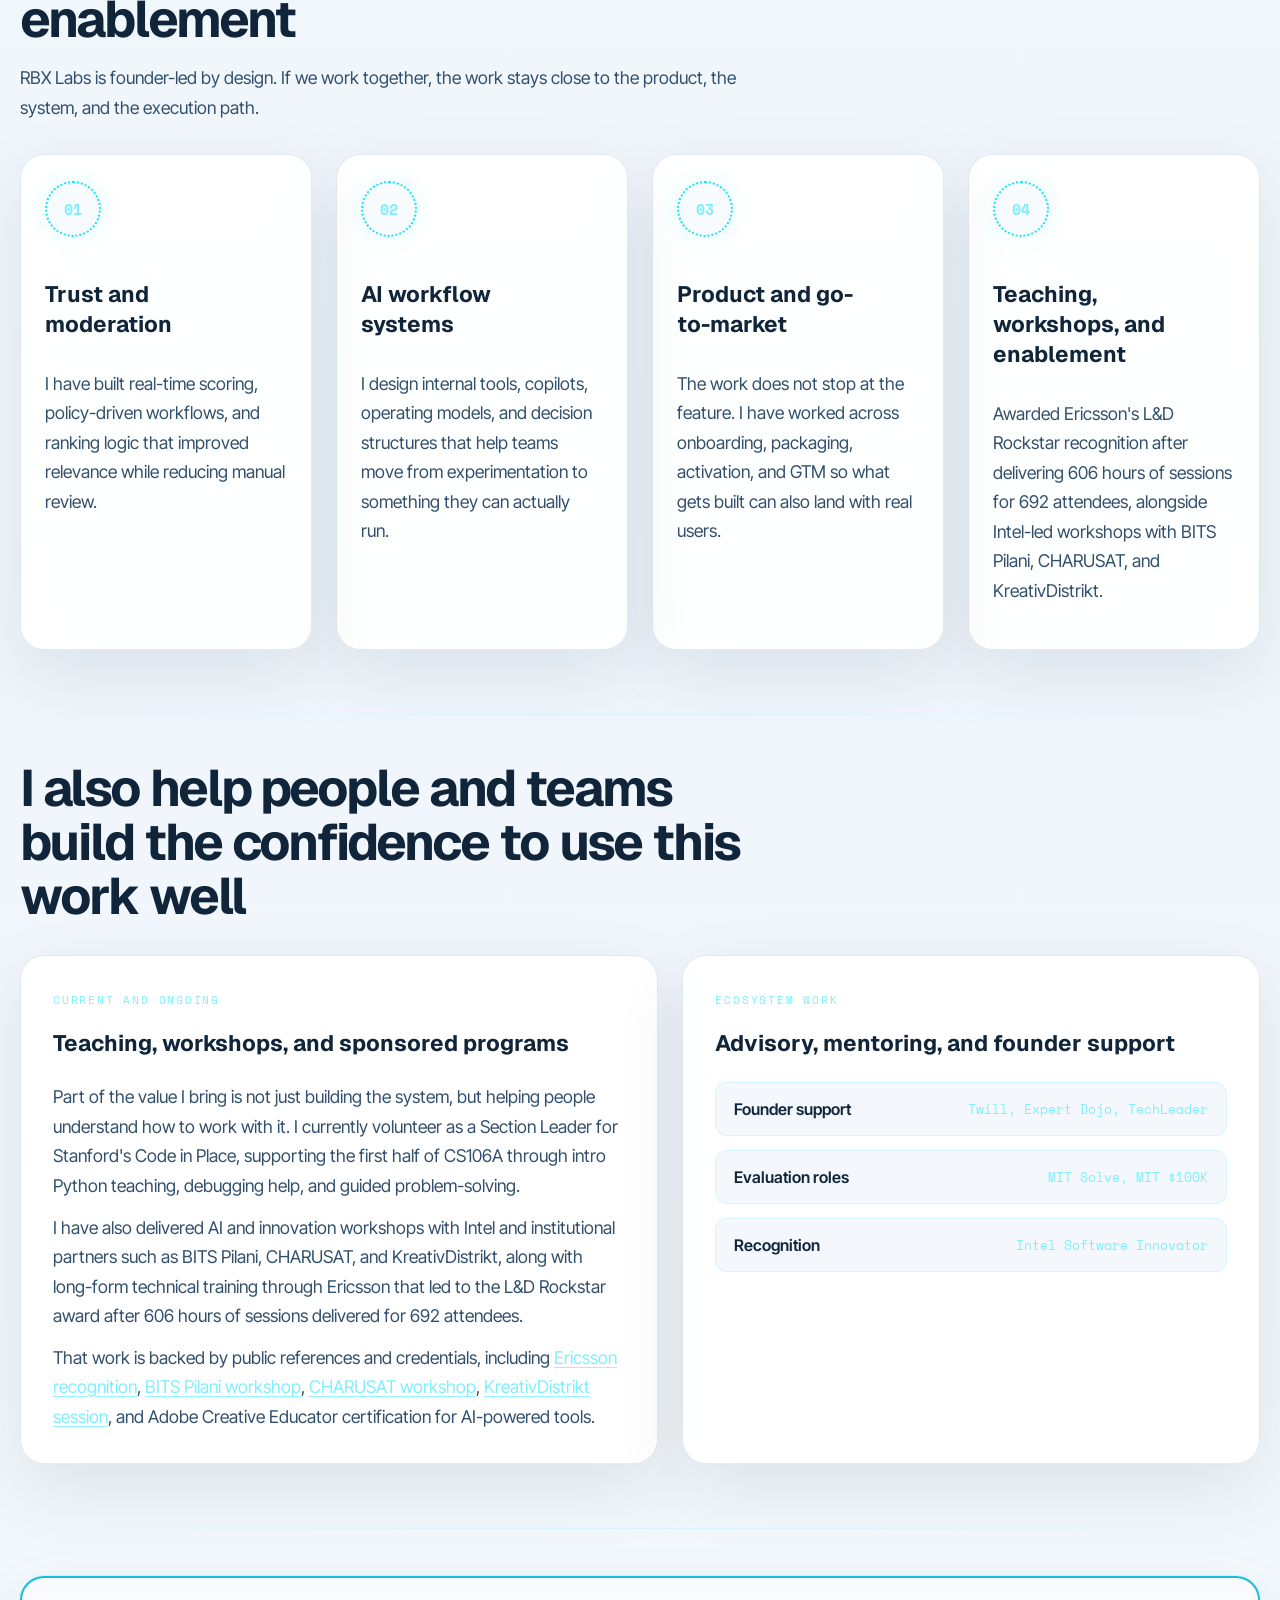
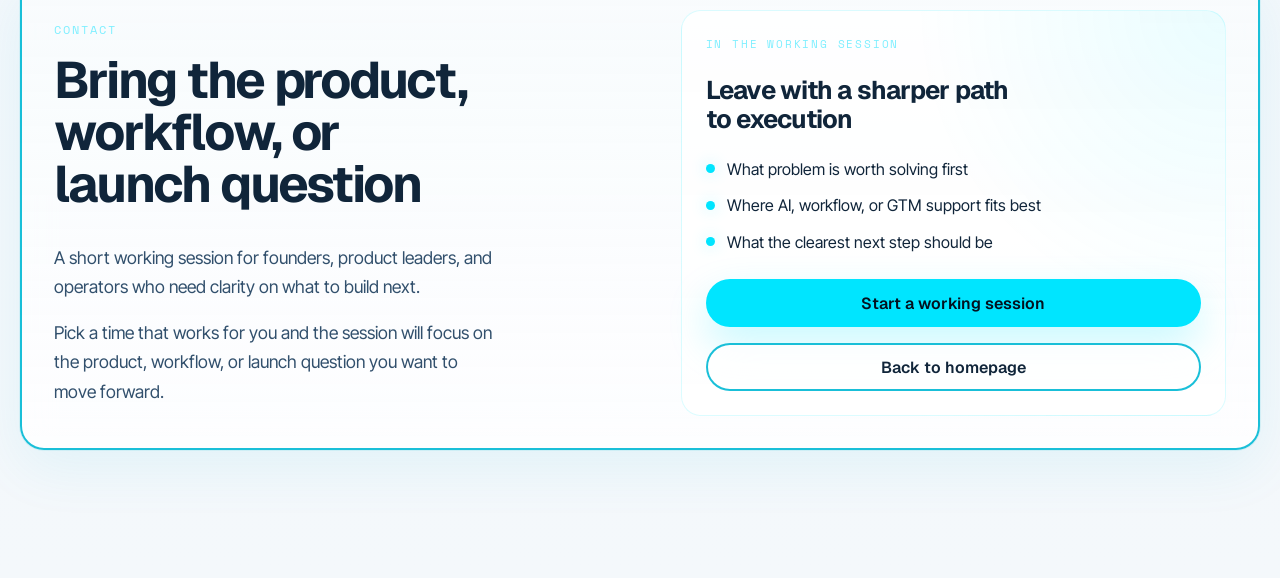
<file: about.html>
<!DOCTYPE html>
<html lang="en">
<head>
  <meta charset="UTF-8" />
  <meta name="viewport" content="width=device-width, initial-scale=1" />
  <title>About RBX Labs | Founder-Led Applied AI Studio</title>
  <meta
    name="description"
    content="Learn more about RBX Labs, the founder-led AI studio built by Rishabh Banga to move companies from AI experimentation into practical execution."
  />
  <link rel="canonical" href="https://rbx-labs.io/about.html" />
  <meta property="og:type" content="website" />
  <meta property="og:site_name" content="RBX Labs" />
  <meta property="og:title" content="About RBX Labs | Founder-Led Applied AI Studio" />
  <meta property="og:description" content="Learn more about RBX Labs, the founder-led AI studio built by Rishabh Banga to move companies from AI experimentation into practical execution." />
  <meta property="og:url" content="https://rbx-labs.io/about.html" />
  <meta property="og:image" content="https://rbx-labs.io/assets/branding/headshot.jpeg" />
  <meta name="twitter:card" content="summary_large_image" />
  <meta name="twitter:title" content="About RBX Labs | Founder-Led Applied AI Studio" />
  <meta name="twitter:description" content="Learn more about RBX Labs, the founder-led AI studio built by Rishabh Banga to move companies from AI experimentation into practical execution." />
  <meta name="twitter:image" content="https://rbx-labs.io/assets/branding/headshot.jpeg" />
  <link rel="icon" type="image/png" sizes="1024x1024" href="assets/branding/rbx-logo.png" />
  <link rel="shortcut icon" href="assets/branding/rbx-logo.png" />
  <link rel="apple-touch-icon" href="assets/branding/rbx-logo.png" />
  <link rel="preconnect" href="https://fonts.googleapis.com" />
  <link rel="preconnect" href="https://fonts.gstatic.com" crossorigin />
  <link
    href="https://fonts.googleapis.com/css2?family=Geist:wght@500;600;700&amp;family=Inter+Tight:wght@400;500;600&amp;family=Space+Mono:wght@400;700&amp;display=swap"
    rel="stylesheet"
  />
  <script>
    document.documentElement.classList.add('js');
    try {
      const storedTheme = localStorage.getItem('rbx-theme');
      const storedContrast = localStorage.getItem('rbx-contrast');
      const prefersDark = window.matchMedia('(prefers-color-scheme: dark)').matches;
      document.documentElement.dataset.theme = storedTheme === 'light' || storedTheme === 'dark' ? storedTheme : (prefersDark ? 'dark' : 'light');
      document.documentElement.dataset.contrast = storedContrast === 'high' ? 'high' : 'standard';
    } catch (error) {}
  </script>
  <link rel="stylesheet" href="styles.css" />
  <script type="application/ld+json">
    {
      "@context": "https://schema.org",
      "@graph": [
        {
          "@type": "Organization",
          "@id": "https://rbx-labs.io/#organization",
          "name": "RBX Labs",
          "url": "https://rbx-labs.io/",
          "logo": "https://rbx-labs.io/assets/branding/rbx-logo.png"
        },
        {
          "@type": "Person",
          "@id": "https://rbx-labs.io/about.html#person",
          "name": "Rishabh Banga",
          "jobTitle": "Founder",
          "worksFor": {
            "@id": "https://rbx-labs.io/#organization"
          }
        }
      ]
    }
  </script>
</head>
<body class="about-page">
  <div class="bg-layers" aria-hidden="true"></div>
  <div class="grid-orbit" aria-hidden="true"></div>

  <header class="site-header">
    <a class="brand" href="index.html" aria-label="RBX Labs home">
      <span class="brand-mark">
        <img src="assets/branding/rbx-logo.png" alt="" />
      </span>
      <span class="brand-copy">
        <span class="brand-name">RBX Labs</span>
        <span class="brand-tag">AI systems, product, and go-to-market</span>
      </span>
    </a>

    <nav class="site-nav" aria-label="Primary">
      <a href="index.html">Home</a>
      <a href="ai-training.html">AI Training</a>
      <a href="about.html" aria-current="page">About</a>
      <a href="approach.html">Approach</a>
      <a href="index.html#selected-builds">Case Studies</a>
      <a class="nav-pill" href="index.html#contact">Start a conversation</a>
      <div class="display-controls" aria-label="Display controls">
        <div class="display-group" role="group" aria-label="Color mode">
          <button class="display-option display-option-symbol" type="button" data-theme-option="light" aria-label="Light mode" title="Light mode">
            <span aria-hidden="true">☼</span>
          </button>
          <button class="display-option display-option-symbol" type="button" data-theme-option="dark" aria-label="Dark mode" title="Dark mode">
            <span aria-hidden="true">☽</span>
          </button>
        </div>
        <div class="display-group" role="group" aria-label="Contrast mode">
          <button class="display-option display-option-symbol" type="button" data-contrast-option="standard" aria-label="Standard contrast" title="Standard contrast">
            <span aria-hidden="true">◐</span>
          </button>
          <button class="display-option display-option-symbol" type="button" data-contrast-option="high" aria-label="High contrast" title="High contrast">
            <span aria-hidden="true">◕</span>
          </button>
        </div>
      </div>
    </nav>
  </header>

  <main class="page-shell">
    <section class="hero">
      <div class="hero-copy reveal">
        <h1>
          About
          <span class="gradient-text">RBX Labs</span>
        </h1>
        <p class="hero-body">
          RBX Labs is a founder-led AI studio built by Rishabh Banga. It exists to help companies move beyond AI experimentation and into practical execution.
        </p>
        <p class="hero-body">
          The studio partners with founders, product teams, and operators to build AI products, workflows, and go-to-market systems that create real business value.
        </p>
        <p class="hero-body">
          Every engagement is hands-on, execution-focused, and designed to produce outcomes teams can actually use. RBX Labs is built on a simple belief: AI becomes valuable when it is embedded into the way a company builds, operates, and grows.
        </p>

      </div>

      <div class="hero-panel reveal reveal-delay-1">
        <div class="about-card">
          <div class="about-photo-wrap">
            <img class="about-photo" src="assets/branding/headshot.jpeg" alt="Rishabh Banga" />
          </div>
          <div class="about-copy">
          <h2>Founder-led execution, kept close to the work</h2>
          <p class="section-copy">
              The practice spans AI products, workflows, go-to-market systems, trust infrastructure, and team enablement. The constant is direct involvement from the person shaping the work.
            </p>
            <p class="section-copy">
              No layers, no handoffs, and no inflated strategy process. The work stays close to the problem and close to execution.
            </p>
            <div class="hero-actions">
              <a
                class="btn btn-primary"
                href="#"
                data-calendly-link="https://calendly.com/rishabhbanga/ai-strategy-rishabh?hide_gdpr_banner=1"
                data-booking-title="Book a strategy session"
                data-booking-body="If the background and experience here feel relevant, use this session to work through the product, workflow, or launch question you want to get unstuck."
                aria-label="Talk through your use case with RBX Labs"
              >
                Talk through your use case
              </a>
              <a class="btn btn-secondary" href="index.html#selected-builds">See case studies</a>
            </div>
          </div>
        </div>
      </div>
    </section>

    <section class="trust-band-section">
      <div class="section-heading reveal">
        <h2>The work has shown up in systems, metrics, and team adoption</h2>
      </div>

      <div class="service-grid trust-band-grid">
        <article class="service-card result-card result-card-featured reveal">
          <span class="micro-label">Ranking and trust</span>
          <p>Ranking improvements contributed to a 25% lift in activation while trust-led moderation reduced manual review by 40%.</p>
        </article>
        <article class="service-card result-card reveal reveal-delay-1">
          <span class="micro-label">Workflow systems</span>
          <p>AI workflow transformation improved throughput by 30% across high-volume operational work.</p>
        </article>
        <article class="service-card result-card reveal reveal-delay-2">
          <span class="micro-label">Teaching and workshops</span>
          <p>Ericsson&apos;s L&amp;D Rockstar recognition, 692 attendees trained across 606 delivery hours, and Intel-led workshops with institutional partners.</p>
        </article>
      </div>
    </section>

    <section class="services-section">
      <div class="section-heading reveal">
        <h2>The work sits at the intersection of product, systems, trust, and enablement</h2>
        <p class="section-copy">
          RBX Labs is founder-led by design. If we work together, the work stays close to the product, the system, and the execution path.
        </p>
      </div>

      <div class="service-grid services-pillars">
        <article class="service-card service-pillar reveal">
          <div class="icon-ring">01</div>
          <h3>Trust and moderation</h3>
          <p>I have built real-time scoring, policy-driven workflows, and ranking logic that improved relevance while reducing manual review.</p>
        </article>
        <article class="service-card service-pillar reveal reveal-delay-1">
          <div class="icon-ring">02</div>
          <h3>AI workflow systems</h3>
          <p>I design internal tools, copilots, operating models, and decision structures that help teams move from experimentation to something they can actually run.</p>
        </article>
        <article class="service-card service-pillar reveal reveal-delay-2">
          <div class="icon-ring">03</div>
          <h3>Product and go-to-market</h3>
          <p>The work does not stop at the feature. I have worked across onboarding, packaging, activation, and GTM so what gets built can also land with real users.</p>
        </article>
        <article class="service-card service-pillar reveal reveal-delay-3">
          <div class="icon-ring">04</div>
          <h3>Teaching, workshops, and enablement</h3>
          <p>Awarded Ericsson&apos;s L&amp;D Rockstar recognition after delivering 606 hours of sessions for 692 attendees, alongside Intel-led workshops with BITS Pilani, CHARUSAT, and KreativDistrikt.</p>
        </article>
      </div>
    </section>

    <section class="case-section">
      <div class="section-heading reveal">
        <h2>I also help people and teams build the confidence to use this work well</h2>
      </div>

      <div class="approach-layout">
        <article class="approach-panel reveal">
          <div class="panel-header">
            <span class="micro-label">Current and ongoing</span>
            <h3>Teaching, workshops, and sponsored programs</h3>
          </div>
          <p class="section-copy project-copy">
            Part of the value I bring is not just building the system, but helping people understand how to work with it.
            I currently volunteer as a Section Leader for Stanford's Code in Place, supporting the first half of CS106A through intro Python teaching, debugging help, and guided problem-solving.
          </p>
          <p class="section-copy project-copy">
            I have also delivered AI and innovation workshops with Intel and institutional partners such as BITS Pilani, CHARUSAT, and KreativDistrikt, along with long-form technical training through Ericsson that led to the L&amp;D Rockstar award after 606 hours of sessions delivered for 692 attendees.
          </p>
          <p class="section-copy project-copy">
            That work is backed by public references and credentials, including
            <a href="https://www.linkedin.com/feed/update/urn:li:activity:6549687266179153920/" target="_blank" rel="noreferrer">Ericsson recognition</a>,
            <a href="https://www.linkedin.com/feed/update/urn:li:activity:6442751702436278272/" target="_blank" rel="noreferrer">BITS Pilani workshop</a>,
            <a href="https://www.linkedin.com/feed/update/urn:li:activity:6383299490262106112/" target="_blank" rel="noreferrer">CHARUSAT workshop</a>,
            <a href="https://www.youtube.com/watch?v=Hgw7c3_TwJg" target="_blank" rel="noreferrer">KreativDistrikt session</a>,
            and Adobe Creative Educator certification for AI-powered tools.
          </p>
        </article>

        <article class="evidence-panel reveal reveal-delay-1">
          <div class="panel-header">
            <span class="micro-label">Ecosystem work</span>
            <h3>Advisory, mentoring, and founder support</h3>
          </div>
          <div class="evidence-rows">
            <div class="evidence-row">
              <span class="evidence-name">Founder support</span>
              <span class="evidence-metric">Twill, Expert Dojo, TechLeader</span>
            </div>
            <div class="evidence-row">
              <span class="evidence-name">Evaluation roles</span>
              <span class="evidence-metric">MIT Solve, MIT $100K</span>
            </div>
            <div class="evidence-row">
              <span class="evidence-name">Recognition</span>
              <span class="evidence-metric">Intel Software Innovator</span>
            </div>
          </div>
        </article>
      </div>
    </section>

    <section class="contact-section reveal">
      <div class="contact-card about-contact-card">
        <div class="contact-copy">
          <p class="eyebrow">Contact</p>
          <h2>Bring the product, workflow, or launch question</h2>
          <p class="section-copy cta-note">A short working session for founders, product leaders, and operators who need clarity on what to build next.</p>
          <p class="section-copy cta-note">Pick a time that works for you and the session will focus on the product, workflow, or launch question you want to move forward.</p>
        </div>
        <div class="about-next-step-panel">
          <span class="micro-label">In the working session</span>
          <h3>Leave with a sharper path to execution</h3>
          <ul class="about-next-step-list">
            <li>What problem is worth solving first</li>
            <li>Where AI, workflow, or GTM support fits best</li>
            <li>What the clearest next step should be</li>
          </ul>
          <div class="contact-actions">
            <a
              class="btn btn-primary"
              href="#"
              data-calendly-link="https://calendly.com/rishabhbanga/ai-strategy-rishabh?hide_gdpr_banner=1"
              data-booking-title="Start a working session"
              data-booking-body="Use this to talk through the product, workflow, or launch issue you want help shaping and shipping."
              aria-label="Start a working session with RBX Labs"
            >
              Start a working session
            </a>
            <a class="btn btn-secondary" href="index.html">Back to homepage</a>
          </div>
        </div>
      </div>
    </section>
  </main>
  <script src="script.js" defer></script>
</body>
</html>
</file>
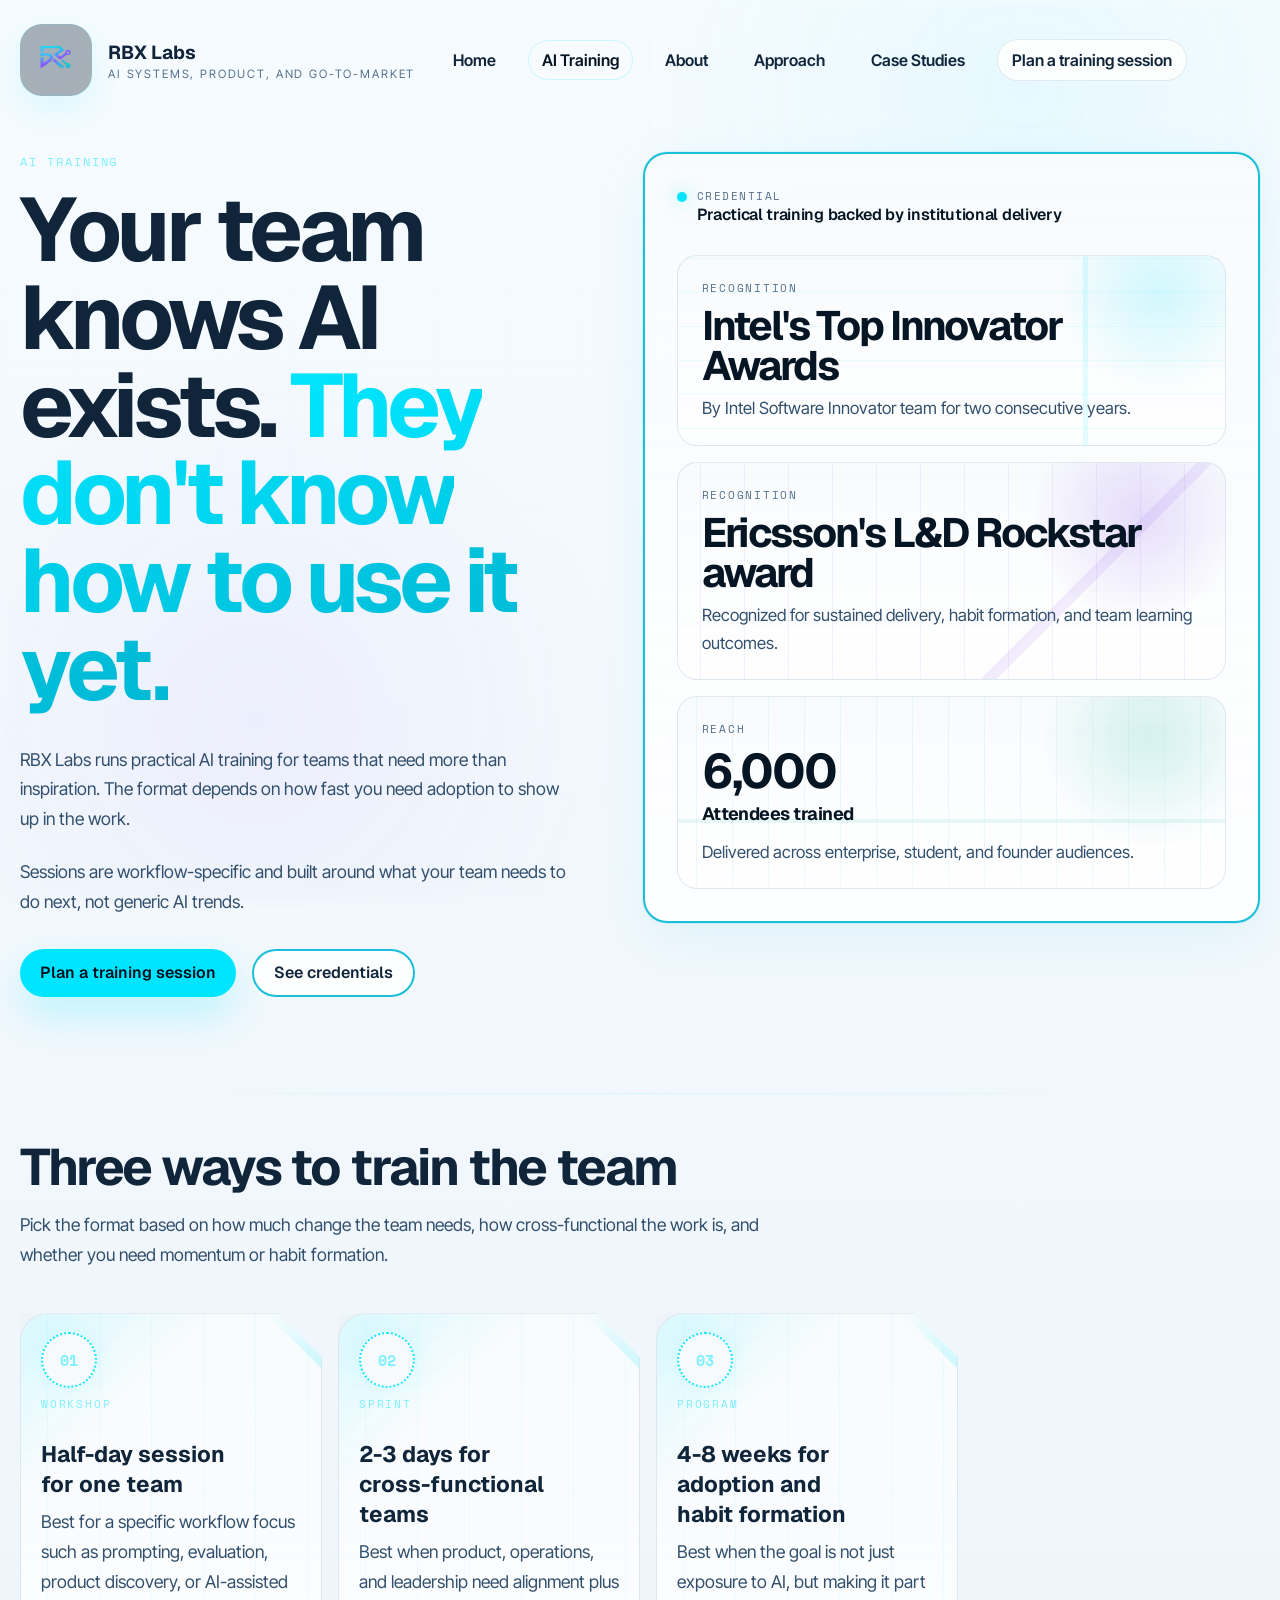
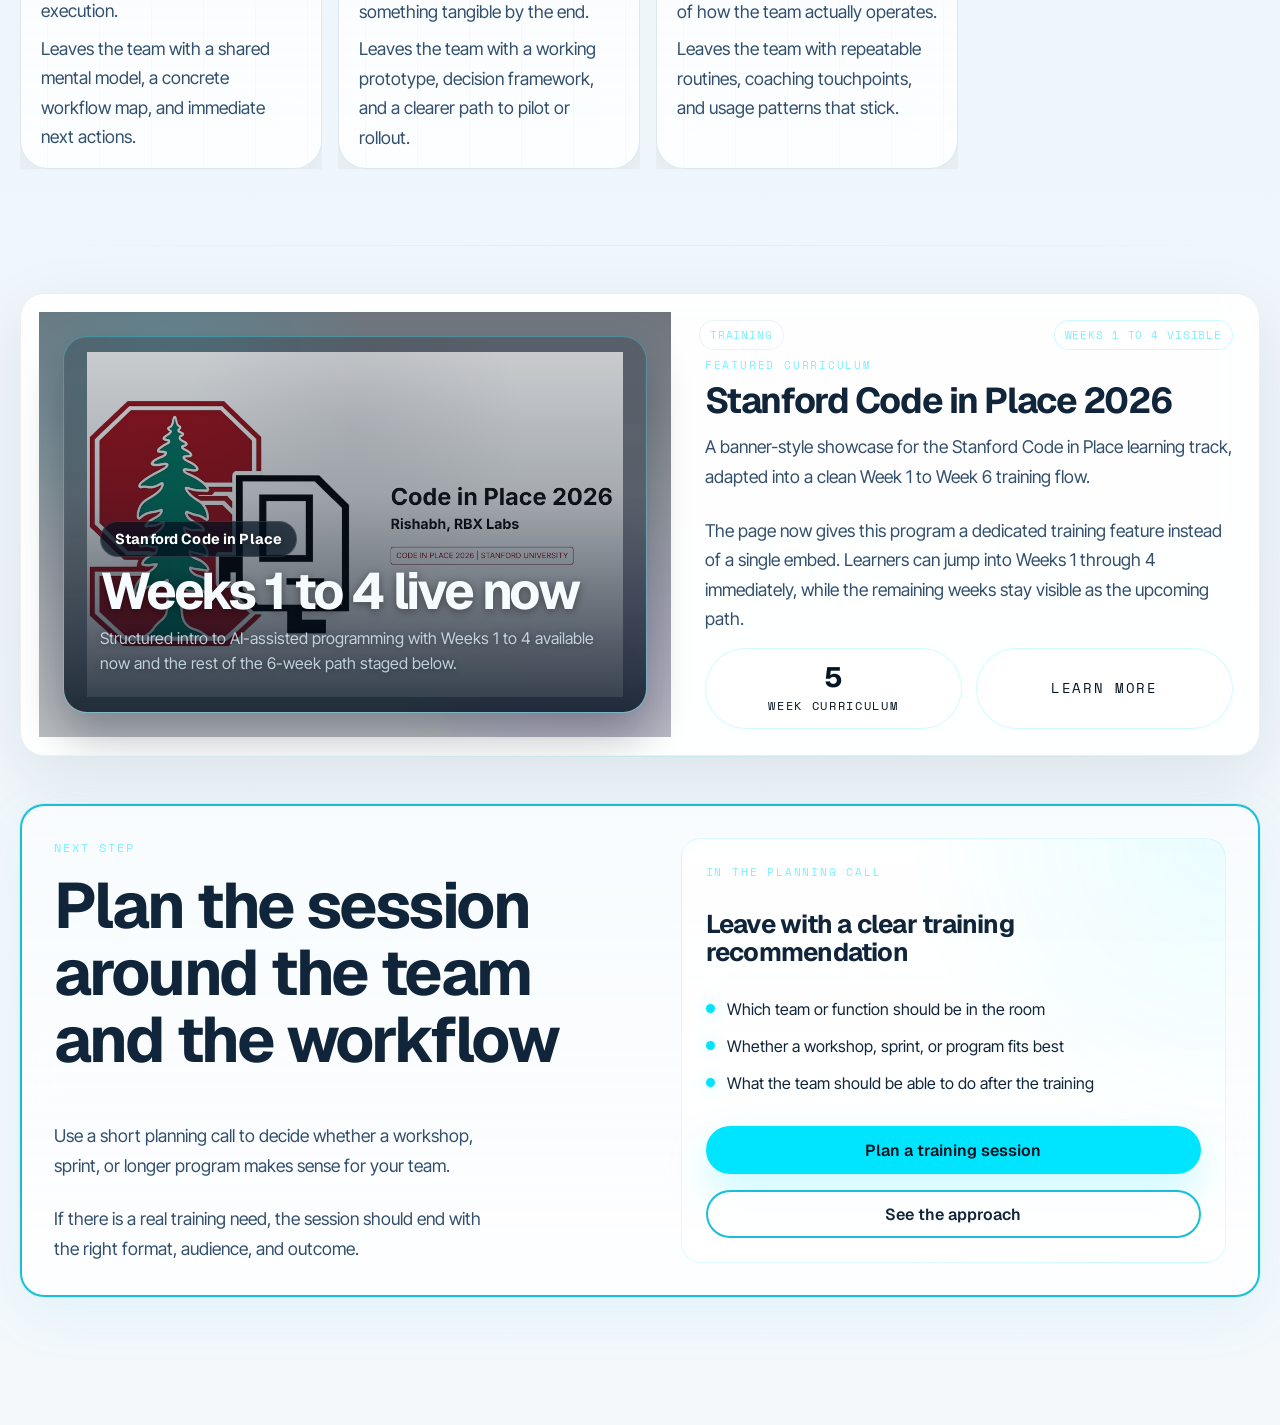
<file: ai-training.html>
<!DOCTYPE html>
<html lang="en">
<head>
  <meta charset="UTF-8" />
  <meta name="viewport" content="width=device-width, initial-scale=1" />
  <title>RBX Labs AI Training | Workshops, Sprints, and Adoption Programs</title>
  <meta
    name="description"
    content="AI training for product, operations, and cross-functional teams through workshops, sprints, and adoption programs."
  />
  <link rel="canonical" href="https://rbx-labs.io/ai-training.html" />
  <meta property="og:type" content="website" />
  <meta property="og:site_name" content="RBX Labs" />
  <meta property="og:title" content="RBX Labs AI Training | Workshops, Sprints, and Adoption Programs" />
  <meta property="og:description" content="AI training for product, operations, and cross-functional teams through workshops, sprints, and adoption programs." />
  <meta property="og:url" content="https://rbx-labs.io/ai-training.html" />
  <meta property="og:image" content="https://rbx-labs.io/assets/branding/rbx-logo.png" />
  <meta name="twitter:card" content="summary_large_image" />
  <meta name="twitter:title" content="RBX Labs AI Training | Workshops, Sprints, and Adoption Programs" />
  <meta name="twitter:description" content="AI training for product, operations, and cross-functional teams through workshops, sprints, and adoption programs." />
  <meta name="twitter:image" content="https://rbx-labs.io/assets/branding/rbx-logo.png" />
  <link rel="icon" type="image/png" sizes="1024x1024" href="assets/branding/rbx-logo.png" />
  <link rel="shortcut icon" href="assets/branding/rbx-logo.png" />
  <link rel="apple-touch-icon" href="assets/branding/rbx-logo.png" />
  <link rel="preconnect" href="https://fonts.googleapis.com" />
  <link rel="preconnect" href="https://fonts.gstatic.com" crossorigin />
  <link
    href="https://fonts.googleapis.com/css2?family=Geist:wght@500;600;700&amp;family=Inter+Tight:wght@400;500;600&amp;family=Space+Mono:wght@400;700&amp;display=swap"
    rel="stylesheet"
  />
  <link rel="stylesheet" href="styles.css" />
  <script>
    document.documentElement.classList.add('js');
    try {
      const storedTheme = localStorage.getItem('rbx-theme');
      const storedContrast = localStorage.getItem('rbx-contrast');
      const prefersDark = window.matchMedia('(prefers-color-scheme: dark)').matches;
      document.documentElement.dataset.theme = storedTheme === 'light' || storedTheme === 'dark' ? storedTheme : (prefersDark ? 'dark' : 'light');
      document.documentElement.dataset.contrast = storedContrast === 'high' ? 'high' : 'standard';
    } catch (error) {}
  </script>
  <script type="application/ld+json">
    {
      "@context": "https://schema.org",
      "@type": "Service",
      "name": "RBX Labs AI Training",
      "serviceType": "AI training and enablement",
      "provider": {
        "@type": "Organization",
        "name": "RBX Labs",
        "url": "https://rbx-labs.io/"
      },
      "areaServed": "Worldwide",
      "url": "https://rbx-labs.io/ai-training.html",
      "description": "AI training for product, operations, and cross-functional teams through workshops, sprints, and adoption programs."
    }
  </script>
</head>
<body class="training-page">
  <div class="bg-layers" aria-hidden="true"></div>
  <div class="grid-orbit" aria-hidden="true"></div>

  <header class="site-header">
    <a class="brand" href="index.html" aria-label="RBX Labs home">
      <span class="brand-mark">
        <img src="assets/branding/rbx-logo.png" alt="" />
      </span>
      <span class="brand-copy">
        <span class="brand-name">RBX Labs</span>
        <span class="brand-tag">AI systems, product, and go-to-market</span>
      </span>
    </a>

    <nav class="site-nav" aria-label="Primary">
      <a href="index.html">Home</a>
      <a href="ai-training.html" aria-current="page">AI Training</a>
      <a href="about.html">About</a>
      <a href="approach.html">Approach</a>
      <a href="index.html#selected-builds">Case Studies</a>
      <a class="nav-pill" href="#training-contact">Plan a training session</a>
      <div class="display-controls" aria-label="Display controls">
        <div class="display-group" role="group" aria-label="Color mode">
          <button class="display-option display-option-symbol" type="button" data-theme-option="light" aria-label="Light mode" title="Light mode">
            <span aria-hidden="true">☼</span>
          </button>
          <button class="display-option display-option-symbol" type="button" data-theme-option="dark" aria-label="Dark mode" title="Dark mode">
            <span aria-hidden="true">☽</span>
          </button>
        </div>
        <div class="display-group" role="group" aria-label="Contrast mode">
          <button class="display-option display-option-symbol" type="button" data-contrast-option="standard" aria-label="Standard contrast" title="Standard contrast">
            <span aria-hidden="true">◐</span>
          </button>
          <button class="display-option display-option-symbol" type="button" data-contrast-option="high" aria-label="High contrast" title="High contrast">
            <span aria-hidden="true">◕</span>
          </button>
        </div>
      </div>
    </nav>
  </header>

  <main class="page-shell">
    <section class="hero">
      <div class="hero-copy reveal">
        <p class="eyebrow">AI Training</p>
        <h1 class="training-hero-title">
          Your team knows AI exists.
          <span class="gradient-text">They don't know how to use it yet.</span>
        </h1>
        <p class="hero-body">
          RBX Labs runs practical AI training for teams that need more than inspiration. The format depends on how fast you need adoption to show up in the work.
        </p>
        <p class="hero-body">
          Sessions are workflow-specific and built around what your team needs to do next, not generic AI trends.
        </p>

        <div class="hero-actions">
          <a
            class="btn btn-primary"
            href="#"
            data-calendly-link="https://calendly.com/rishabhbanga/ai-strategy-rishabh?hide_gdpr_banner=1"
            data-booking-eyebrow="AI Training"
            data-booking-title="Plan a training session"
            data-booking-body="Use this session to map the team, workflow, and training format that would make AI adoption real. We’ll decide whether a workshop, sprint, or program fits best."
          >
            Plan a training session
          </a>
          <a class="btn btn-secondary" href="about.html">See credentials</a>
        </div>

        <div class="hero-proof">
        </div>
      </div>

      <div class="hero-panel reveal reveal-delay-1">
        <section class="signal-card training-credential-card">
          <div class="card-topline">
            <span class="status-dot" aria-hidden="true"></span>
            <span class="status-copy">
              <span class="status-kicker">Credential</span>
              <span class="status-readout">Practical training backed by institutional delivery</span>
            </span>
          </div>

          <div class="signal-grid training-credential-grid">
            <article class="signal-metric">
              <span class="metric-label">Recognition</span>
              <strong class="metric-readout training-metric-compact">Intel&apos;s Top Innovator Awards</strong>
              <span class="metric-note">By Intel Software Innovator team for two consecutive years.</span>
            </article>
            <article class="signal-metric">
              <span class="metric-label">Recognition</span>
              <strong class="metric-readout training-metric-compact">Ericsson&apos;s L&amp;D Rockstar award</strong>
              <span class="metric-note">Recognized for sustained delivery, habit formation, and team learning outcomes.</span>
            </article>
            <article class="signal-metric">
              <span class="metric-label">Reach</span>
              <strong class="metric-readout"><span class="countup" data-target="6000">6,000</span></strong>
              <span class="metric-title">Attendees trained</span>
              <span class="metric-note">Delivered across enterprise, student, and founder audiences.</span>
            </article>
          </div>
        </section>
      </div>
    </section>

    <section class="services-section">
      <div class="section-heading reveal">
        <h2>Three ways to train the team</h2>
        <p class="section-copy">
          Pick the format based on how much change the team needs, how cross-functional the work is, and whether you need momentum or habit formation.
        </p>
      </div>

      <div class="service-grid training-format-grid services-pillars">
        <article class="service-card service-pillar reveal">
          <div class="icon-ring">01</div>
          <span class="micro-label">Workshop</span>
          <h3>Half-day session for one team</h3>
          <p>Best for a specific workflow focus such as prompting, evaluation, product discovery, or AI-assisted execution.</p>
          <p>Leaves the team with a shared mental model, a concrete workflow map, and immediate next actions.</p>
        </article>
        <article class="service-card service-pillar reveal reveal-delay-1">
          <div class="icon-ring">02</div>
          <span class="micro-label">Sprint</span>
          <h3>2-3 days for cross-functional teams</h3>
          <p>Best when product, operations, and leadership need alignment plus something tangible by the end.</p>
          <p>Leaves the team with a working prototype, decision framework, and a clearer path to pilot or rollout.</p>
        </article>
        <article class="service-card service-pillar reveal reveal-delay-2">
          <div class="icon-ring">03</div>
          <span class="micro-label">Program</span>
          <h3>4-8 weeks for adoption and habit formation</h3>
          <p>Best when the goal is not just exposure to AI, but making it part of how the team actually operates.</p>
          <p>Leaves the team with repeatable routines, coaching touchpoints, and usage patterns that stick.</p>
        </article>
      </div>
    </section>

    <section class="trust-band-section">
      <div class="service-grid trust-band-grid">
        <article class="service-card selected-build selected-build-visual selected-build-training reveal">
          <div class="selected-build-media selected-build-training-media" aria-hidden="true">
            <div class="training-banner-panel">
              <img class="training-banner-image" src="assets/events/cip/cip-main.png" alt="" />
              <span class="training-banner-kicker">Stanford Code in Place</span>
              <strong>Weeks 1 to 4 live now</strong>
              <p>Structured intro to AI-assisted programming with Weeks 1 to 4 available now and the rest of the 6-week path staged below.</p>
            </div>
          </div>
          <div class="selected-build-copy">
            <div class="selected-build-copy-top">
              <div class="build-meta">
                <span class="build-tag">Training</span>
                <span class="build-tag build-tag-status">Weeks 1 to 4 visible</span>
              </div>
              <span class="micro-label">Featured curriculum</span>
              <h3>Stanford Code in Place 2026</h3>
            </div>
            <div class="selected-build-copy-body">
              <p class="selected-build-lead">A banner-style showcase for the Stanford Code in Place learning track, adapted into a clean Week 1 to Week 6 training flow.</p>
              <p>The page now gives this program a dedicated training feature instead of a single embed. Learners can jump into Weeks 1 through 4 immediately, while the remaining weeks stay visible as the upcoming path.</p>
            </div>
            <div class="selected-build-metrics">
              <a class="engagement-chip engagement-chip-metric engagement-chip-centered training-curriculum-pill" href="code-in-place.html">
                <span class="countup" data-target="6">6</span>
                <span class="engagement-chip-copy">Week curriculum</span>
              </a>
              <a class="engagement-chip engagement-chip-centered training-curriculum-pill" href="code-in-place.html">Learn more</a>
            </div>
          </div>
        </article>
      </div>
    </section>

    <section class="contact-section reveal" id="training-contact">
      <div class="contact-card">
        <div class="contact-copy">
          <p class="eyebrow">Next Step</p>
          <h2>Plan the session around the team and the workflow</h2>
          <p class="section-copy cta-note">Use a short planning call to decide whether a workshop, sprint, or longer program makes sense for your team.</p>
          <p class="section-copy cta-note">If there is a real training need, the session should end with the right format, audience, and outcome.</p>
        </div>
        <div class="training-next-step-panel">
          <span class="micro-label">In the planning call</span>
          <h3>Leave with a clear training recommendation</h3>
          <ul class="training-next-step-list">
            <li>Which team or function should be in the room</li>
            <li>Whether a workshop, sprint, or program fits best</li>
            <li>What the team should be able to do after the training</li>
          </ul>
          <div class="contact-actions">
            <a
              class="btn btn-primary"
              href="#"
              data-calendly-link="https://calendly.com/rishabhbanga/ai-strategy-rishabh?hide_gdpr_banner=1"
              data-booking-eyebrow="AI Training"
              data-booking-title="Plan a training session"
              data-booking-body="Use this session to define the team, workflow, and desired outcome so the training format is clear before anything gets scheduled."
            >
              Plan a training session
            </a>
            <a class="btn btn-secondary" href="approach.html">See the approach</a>
          </div>
        </div>
      </div>
    </section>
  </main>
  <script src="script.js" defer></script>
</body>
</html>
</file>
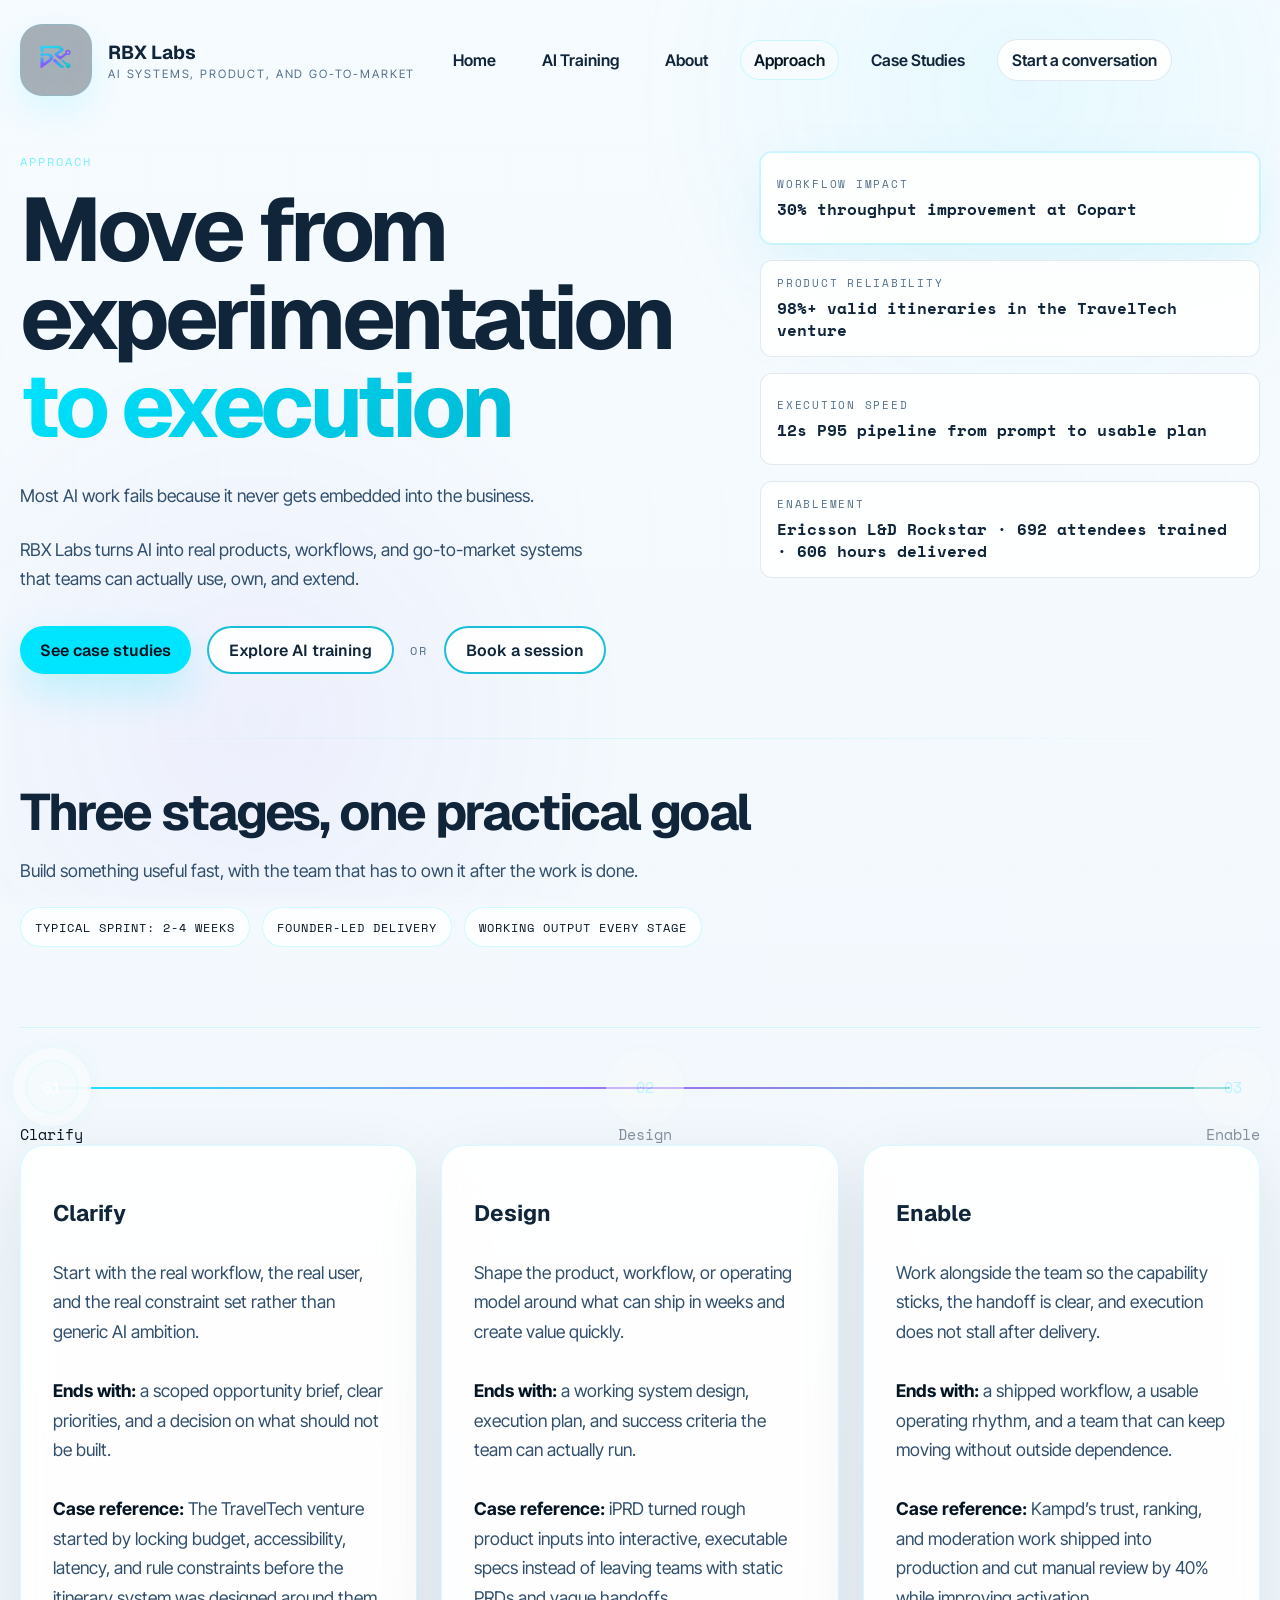
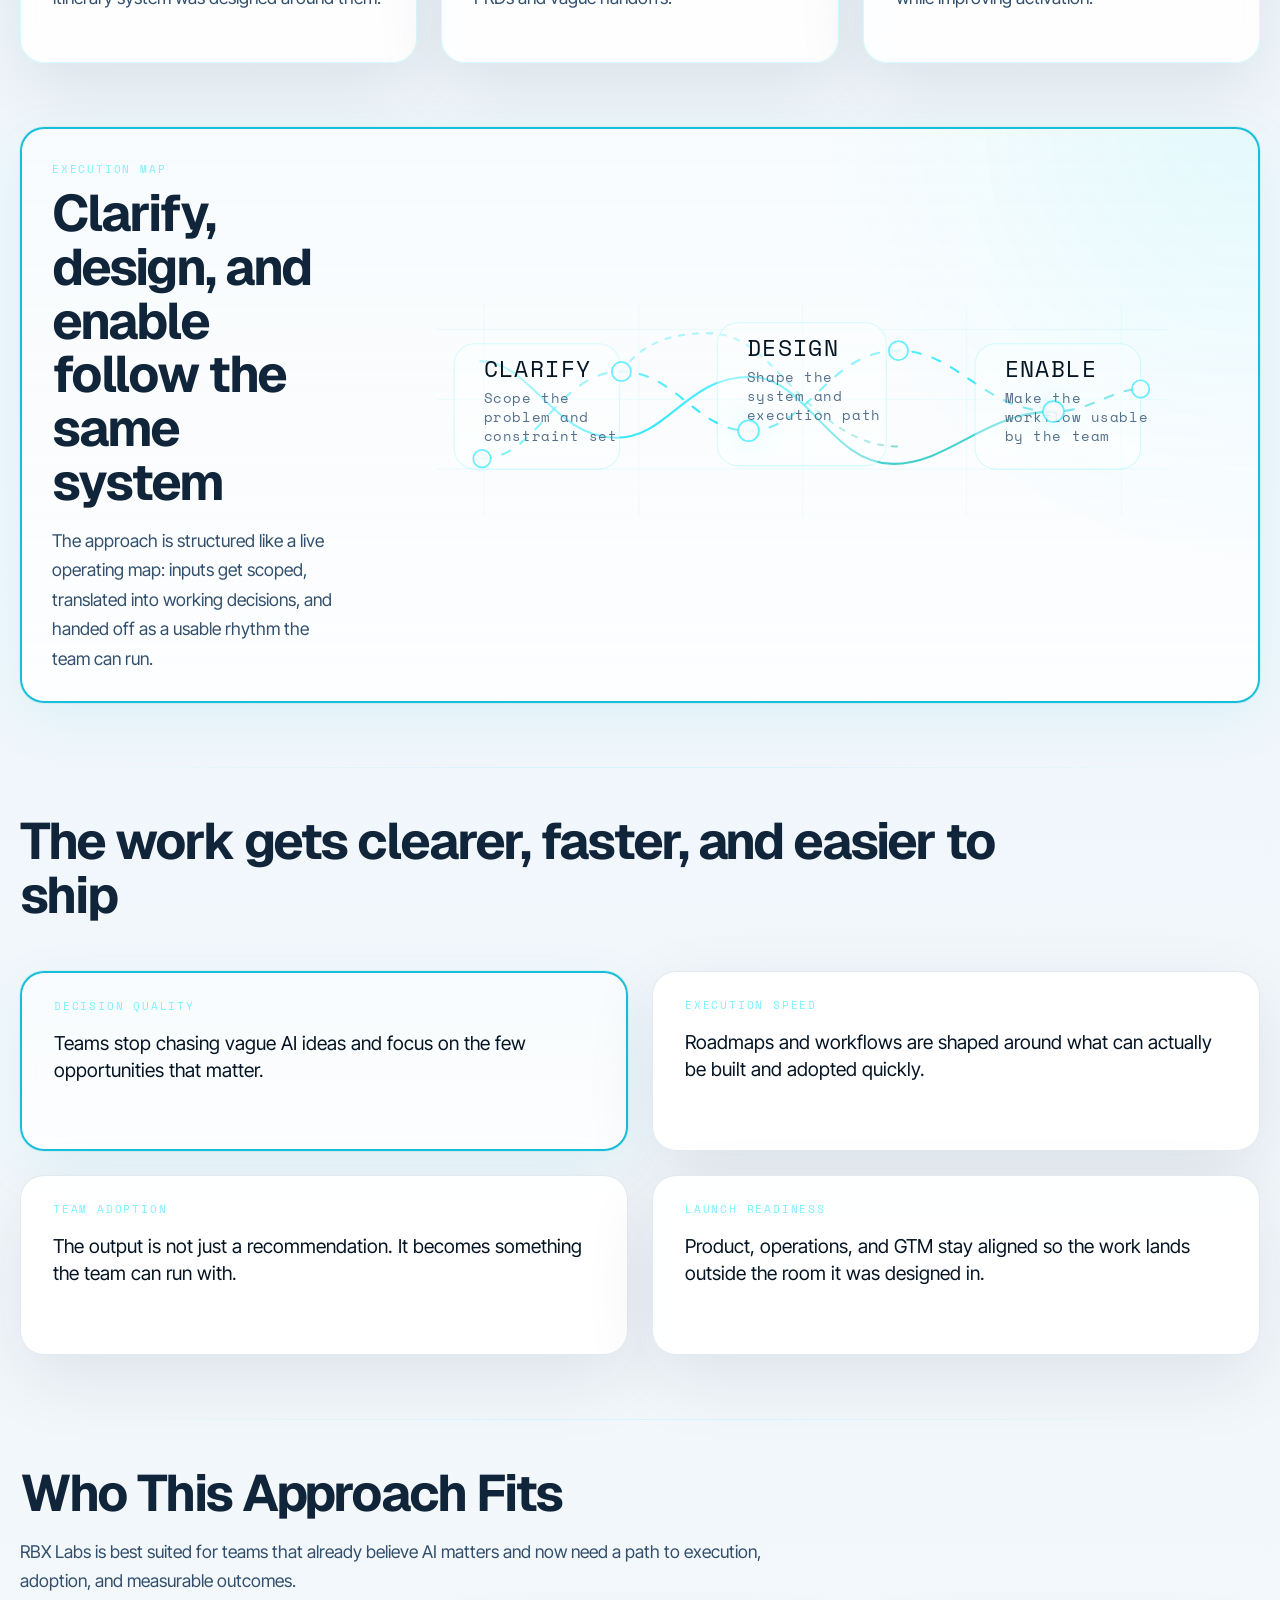
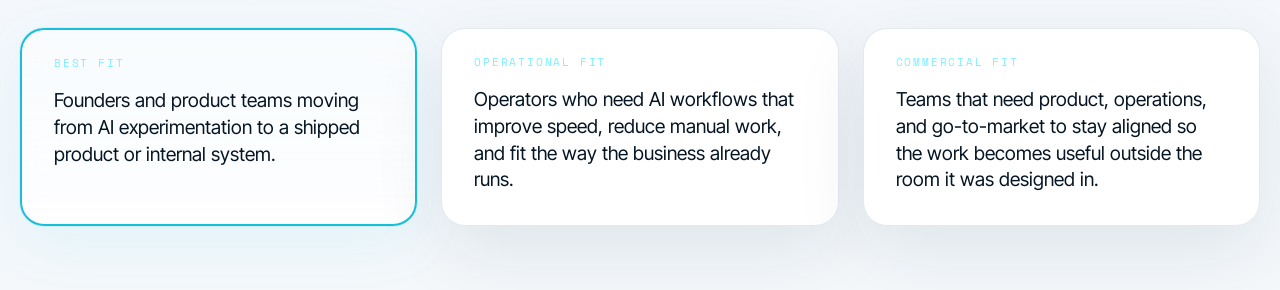
<file: approach.html>
<!DOCTYPE html>
<html lang="en">
<head>
  <meta charset="UTF-8" />
  <meta name="viewport" content="width=device-width, initial-scale=1" />
  <title>RBX Labs Approach | From AI Experimentation to Execution</title>
  <meta
    name="description"
    content="See how RBX Labs moves AI from experimentation into execution by building practical products, workflows, and go-to-market systems."
  />
  <link rel="canonical" href="https://rbx-labs.io/approach.html" />
  <meta property="og:type" content="website" />
  <meta property="og:site_name" content="RBX Labs" />
  <meta property="og:title" content="RBX Labs Approach | From AI Experimentation to Execution" />
  <meta property="og:description" content="See how RBX Labs moves AI from experimentation into execution by building practical products, workflows, and go-to-market systems." />
  <meta property="og:url" content="https://rbx-labs.io/approach.html" />
  <meta property="og:image" content="https://rbx-labs.io/assets/branding/rbx-logo.png" />
  <meta name="twitter:card" content="summary_large_image" />
  <meta name="twitter:title" content="RBX Labs Approach | From AI Experimentation to Execution" />
  <meta name="twitter:description" content="See how RBX Labs moves AI from experimentation into execution by building practical products, workflows, and go-to-market systems." />
  <meta name="twitter:image" content="https://rbx-labs.io/assets/branding/rbx-logo.png" />
  <link rel="icon" type="image/png" sizes="1024x1024" href="assets/branding/rbx-logo.png" />
  <link rel="shortcut icon" href="assets/branding/rbx-logo.png" />
  <link rel="apple-touch-icon" href="assets/branding/rbx-logo.png" />
  <link rel="preconnect" href="https://fonts.googleapis.com" />
  <link rel="preconnect" href="https://fonts.gstatic.com" crossorigin />
  <link
    href="https://fonts.googleapis.com/css2?family=Geist:wght@500;600;700&amp;family=Inter+Tight:wght@400;500;600&amp;family=Space+Mono:wght@400;700&amp;display=swap"
    rel="stylesheet"
  />
  <script>
    document.documentElement.classList.add('js');
    try {
      const storedTheme = localStorage.getItem('rbx-theme');
      const storedContrast = localStorage.getItem('rbx-contrast');
      const prefersDark = window.matchMedia('(prefers-color-scheme: dark)').matches;
      document.documentElement.dataset.theme = storedTheme === 'light' || storedTheme === 'dark' ? storedTheme : (prefersDark ? 'dark' : 'light');
      document.documentElement.dataset.contrast = storedContrast === 'high' ? 'high' : 'standard';
    } catch (error) {}
  </script>
  <link rel="stylesheet" href="styles.css" />
  <script type="application/ld+json">
    {
      "@context": "https://schema.org",
      "@type": "WebPage",
      "@id": "https://rbx-labs.io/approach.html#page",
      "url": "https://rbx-labs.io/approach.html",
      "name": "RBX Labs Approach",
      "about": {
        "@type": "Organization",
        "name": "RBX Labs",
        "url": "https://rbx-labs.io/"
      }
    }
  </script>
</head>
<body class="approach-page">
  <div class="bg-layers" aria-hidden="true"></div>
  <div class="grid-orbit" aria-hidden="true"></div>

  <header class="site-header">
    <a class="brand" href="index.html" aria-label="RBX Labs home">
      <span class="brand-mark">
        <img src="assets/branding/rbx-logo.png" alt="" />
      </span>
      <span class="brand-copy">
        <span class="brand-name">RBX Labs</span>
        <span class="brand-tag">AI systems, product, and go-to-market</span>
      </span>
    </a>

    <nav class="site-nav" aria-label="Primary">
      <a href="index.html">Home</a>
      <a href="ai-training.html">AI Training</a>
      <a href="about.html">About</a>
      <a href="approach.html" aria-current="page">Approach</a>
      <a href="index.html#selected-builds">Case Studies</a>
      <a class="nav-pill" href="index.html#contact">Start a conversation</a>
      <div class="display-controls" aria-label="Display controls">
        <div class="display-group" role="group" aria-label="Color mode">
          <button class="display-option display-option-symbol" type="button" data-theme-option="light" aria-label="Light mode" title="Light mode">
            <span aria-hidden="true">☼</span>
          </button>
          <button class="display-option display-option-symbol" type="button" data-theme-option="dark" aria-label="Dark mode" title="Dark mode">
            <span aria-hidden="true">☽</span>
          </button>
        </div>
        <div class="display-group" role="group" aria-label="Contrast mode">
          <button class="display-option display-option-symbol" type="button" data-contrast-option="standard" aria-label="Standard contrast" title="Standard contrast">
            <span aria-hidden="true">◐</span>
          </button>
          <button class="display-option display-option-symbol" type="button" data-contrast-option="high" aria-label="High contrast" title="High contrast">
            <span aria-hidden="true">◕</span>
          </button>
        </div>
      </div>
    </nav>
  </header>

  <main class="page-shell">
    <section class="hero">
      <div class="hero-copy reveal">
        <p class="eyebrow">Approach</p>
        <h1 class="approach-hero-title">
          Move from experimentation <span class="gradient-text">to execution</span>
        </h1>
        <p class="hero-body">
          Most AI work fails because it never gets embedded into the business.
        </p>
        <p class="hero-body">
          RBX Labs turns AI into real products, workflows, and go-to-market systems that teams can actually use, own, and extend.
        </p>

        <div class="hero-actions">
          <a class="btn btn-primary" href="index.html#selected-builds">See case studies</a>
          <a class="btn btn-secondary" href="ai-training.html">Explore AI training</a>
          <span class="hero-action-divider" aria-hidden="true">or</span>
          <a
            class="btn btn-secondary"
            href="#"
            data-calendly-link="https://calendly.com/rishabhbanga/ai-strategy-rishabh?hide_gdpr_banner=1"
            data-booking-title="Book a working session"
            data-booking-body="If the approach feels right, this session is where we apply it to your actual situation and decide what should happen first."
          >
            Book a session
          </a>
        </div>
      </div>
      <div class="approach-hero-rail reveal reveal-delay-1">
        <div class="hero-proof approach-proof-strip">
          <div class="proof-chip">
            <span class="proof-label">Workflow impact</span>
            <span class="proof-value">30% throughput improvement at Copart</span>
          </div>
          <div class="proof-chip">
            <span class="proof-label">Product reliability</span>
            <span class="proof-value">98%+ valid itineraries in the TravelTech venture</span>
          </div>
          <div class="proof-chip">
            <span class="proof-label">Execution speed</span>
            <span class="proof-value">12s P95 pipeline from prompt to usable plan</span>
          </div>
          <div class="proof-chip">
            <span class="proof-label">Enablement</span>
            <span class="proof-value">Ericsson L&amp;D Rockstar · 692 attendees trained · 606 hours delivered</span>
          </div>
        </div>
      </div>

    </section>

    <section class="approach-section">
      <div class="section-heading reveal">
        <h2>Three stages, one practical goal</h2>
        <p class="section-copy">
          Build something useful fast, with the team that has to own it after the work is done.
        </p>
        <div class="engagement-strip">
          <span class="engagement-chip">Typical sprint: 2-4 weeks</span>
          <span class="engagement-chip">Founder-led delivery</span>
          <span class="engagement-chip">Working output every stage</span>
        </div>
      </div>

      <div class="services-stage-switcher reveal">
        <div class="process-track" aria-label="Approach stages" data-track-autoplay="true">
          <div class="track-line"></div>
          <div class="track-step active" data-stage-step="clarify">
            <span class="track-icon">01</span>
            <span class="track-label">Clarify</span>
          </div>
          <div class="track-step" data-stage-step="design">
            <span class="track-icon">02</span>
            <span class="track-label">Design</span>
          </div>
          <div class="track-step" data-stage-step="enable">
            <span class="track-icon">03</span>
            <span class="track-label">Enable</span>
          </div>
        </div>
      </div>

      <div class="service-grid approach-grid">
        <article class="service-card reveal" data-stage-section="clarify">
          <h3>Clarify</h3>
          <p>Start with the real workflow, the real user, and the real constraint set rather than generic AI ambition.</p>
          <p><strong>Ends with:</strong> a scoped opportunity brief, clear priorities, and a decision on what should not be built.</p>
          <p><strong>Case reference:</strong> The TravelTech venture started by locking budget, accessibility, latency, and rule constraints before the itinerary system was designed around them.</p>
        </article>
        <article class="service-card reveal reveal-delay-1" data-stage-section="design">
          <h3>Design</h3>
          <p>Shape the product, workflow, or operating model around what can ship in weeks and create value quickly.</p>
          <p><strong>Ends with:</strong> a working system design, execution plan, and success criteria the team can actually run.</p>
          <p><strong>Case reference:</strong> iPRD turned rough product inputs into interactive, executable specs instead of leaving teams with static PRDs and vague handoffs.</p>
        </article>
        <article class="service-card reveal reveal-delay-2" data-stage-section="enable">
          <h3>Enable</h3>
          <p>Work alongside the team so the capability sticks, the handoff is clear, and execution does not stall after delivery.</p>
          <p><strong>Ends with:</strong> a shipped workflow, a usable operating rhythm, and a team that can keep moving without outside dependence.</p>
          <p><strong>Case reference:</strong> Kampd’s trust, ranking, and moderation work shipped into production and cut manual review by 40% while improving activation.</p>
        </article>
      </div>
    </section>

    <section class="systems-illustration-section">
      <div class="systems-illustration-card reveal">
        <div class="systems-illustration-copy">
          <span class="micro-label">Execution map</span>
          <h2>Clarify, design, and enable follow the same system</h2>
          <p class="section-copy">The approach is structured like a live operating map: inputs get scoped, translated into working decisions, and handed off as a usable rhythm the team can run.</p>
        </div>
        <div class="systems-map systems-map-approach" aria-hidden="true">
          <svg viewBox="0 0 980 340" role="presentation">
            <defs>
              <linearGradient id="approach-map-flow" x1="0%" y1="0%" x2="100%" y2="100%">
                <stop offset="0%" stop-color="var(--cyan-soft)" />
                <stop offset="45%" stop-color="var(--cyan)" />
                <stop offset="100%" stop-color="var(--teal)" />
              </linearGradient>
            </defs>
            <g class="systems-map-grid">
              <path d="M72 72H910" />
              <path d="M72 152H910" />
              <path d="M72 232H910" />
              <path d="M126 42V286" />
              <path d="M304 42V286" />
              <path d="M492 42V286" />
              <path d="M680 42V286" />
              <path d="M858 42V286" />
            </g>
            <g class="systems-map-links">
              <path class="systems-map-link systems-map-link-primary" d="M124 220C188 220 210 120 284 120C346 120 370 188 430 188C500 188 520 96 602 96C670 96 700 166 780 166C822 166 848 140 880 140" />
              <path class="systems-map-link" d="M122 108C180 108 206 196 278 196C338 196 358 126 432 126C496 126 524 226 596 226C660 226 702 166 780 166" />
              <path class="systems-map-link systems-map-link-secondary" d="M284 120C304 92 334 76 382 76C430 76 454 112 490 148C528 184 560 206 602 206" />
            </g>
            <g class="systems-map-zones">
              <rect x="92" y="88" width="190" height="144" rx="24" />
              <rect x="394" y="64" width="194" height="164" rx="24" />
              <rect x="690" y="88" width="190" height="144" rx="24" />
            </g>
            <g class="systems-map-phase-labels">
              <text x="126" y="126">Clarify</text>
              <text x="428" y="102">Design</text>
              <text x="724" y="126">Enable</text>
            </g>
            <g class="systems-map-phase-copy">
              <text x="126" y="156">Scope the</text>
              <text x="126" y="178">problem and</text>
              <text x="126" y="200">constraint set</text>
              <text x="428" y="132">Shape the</text>
              <text x="428" y="154">system and</text>
              <text x="428" y="176">execution path</text>
              <text x="724" y="156">Make the</text>
              <text x="724" y="178">workflow usable</text>
              <text x="724" y="200">by the team</text>
            </g>
            <g class="systems-map-nodes">
              <circle class="systems-map-node systems-map-node-pulse" cx="124" cy="220" r="10" />
              <circle class="systems-map-node" cx="284" cy="120" r="11" />
              <circle class="systems-map-node systems-map-node-large" cx="430" cy="188" r="12" />
              <circle class="systems-map-node" cx="602" cy="96" r="11" />
              <circle class="systems-map-node systems-map-node-large" cx="780" cy="166" r="12" />
              <circle class="systems-map-node" cx="880" cy="140" r="10" />
            </g>
          </svg>
        </div>
      </div>
    </section>

    <section class="outcomes-section">
      <div class="section-heading reveal">
        <h2>The work gets clearer, faster, and easier to ship</h2>
      </div>

      <div class="service-grid result-grid">
        <article class="service-card result-card result-card-featured reveal">
          <span class="micro-label">Decision quality</span>
          <p>Teams stop chasing vague AI ideas and focus on the few opportunities that matter.</p>
        </article>
        <article class="service-card result-card reveal reveal-delay-1">
          <span class="micro-label">Execution speed</span>
          <p>Roadmaps and workflows are shaped around what can actually be built and adopted quickly.</p>
        </article>
        <article class="service-card result-card reveal reveal-delay-2">
          <span class="micro-label">Team adoption</span>
          <p>The output is not just a recommendation. It becomes something the team can run with.</p>
        </article>
        <article class="service-card result-card reveal reveal-delay-3">
          <span class="micro-label">Launch readiness</span>
          <p>Product, operations, and GTM stay aligned so the work lands outside the room it was designed in.</p>
        </article>
      </div>
    </section>

    <section class="trust-band-section">
      <div class="section-heading reveal">
        <h2>Who This Approach Fits</h2>
        <p class="section-copy">
          RBX Labs is best suited for teams that already believe AI matters and now need a path to execution, adoption, and measurable outcomes.
        </p>
      </div>

      <div class="service-grid trust-band-grid">
        <article class="service-card result-card result-card-featured reveal">
          <span class="micro-label">Best fit</span>
          <p>Founders and product teams moving from AI experimentation to a shipped product or internal system.</p>
        </article>
        <article class="service-card result-card reveal reveal-delay-1">
          <span class="micro-label">Operational fit</span>
          <p>Operators who need AI workflows that improve speed, reduce manual work, and fit the way the business already runs.</p>
        </article>
        <article class="service-card result-card reveal reveal-delay-2">
          <span class="micro-label">Commercial fit</span>
          <p>Teams that need product, operations, and go-to-market to stay aligned so the work becomes useful outside the room it was designed in.</p>
        </article>
      </div>
    </section>
  </main>
  <script src="script.js" defer></script>
</body>
</html>
</file>
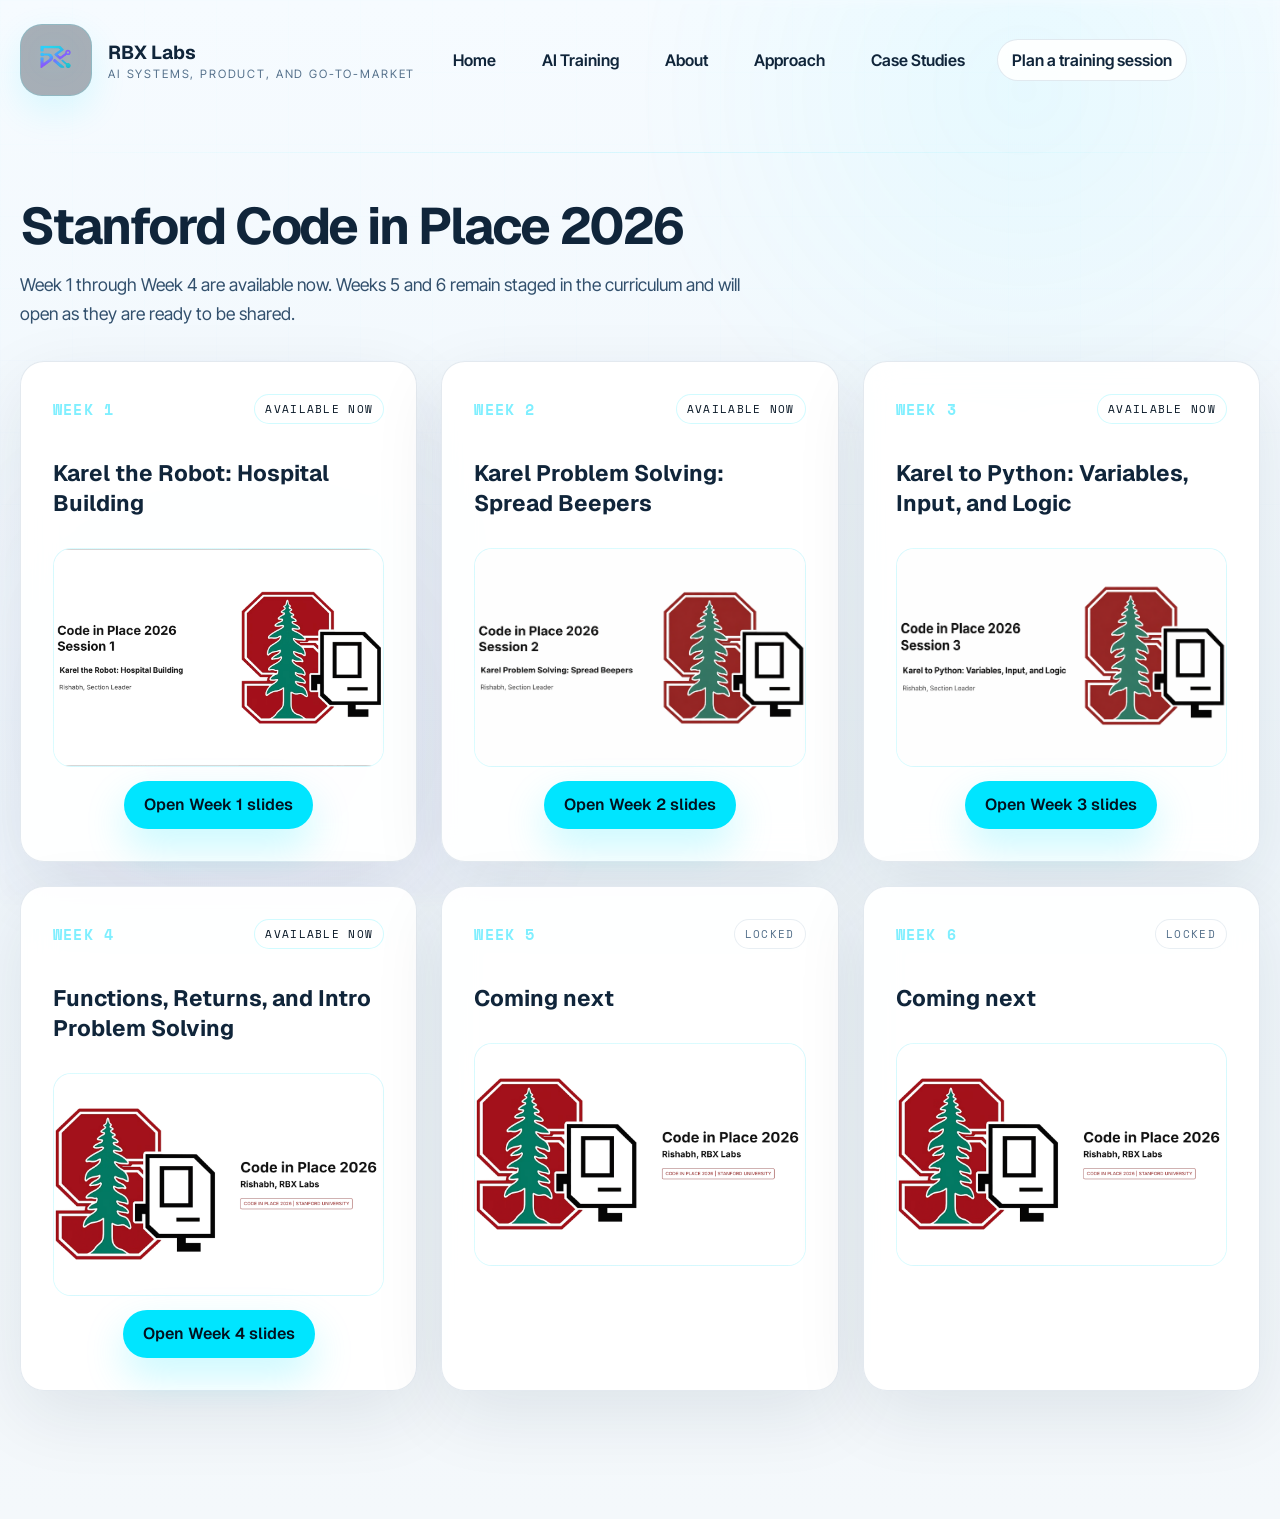
<file: code-in-place.html>
<!DOCTYPE html>
<html lang="en">
<head>
  <meta charset="UTF-8" />
  <meta name="viewport" content="width=device-width, initial-scale=1" />
  <title>Stanford Code in Place 2026 | RBX Labs</title>
  <meta
    name="description"
    content="Week 1 through Week 3 slide views for Stanford Code in Place 2026 are available now, with the remaining weeks staged as upcoming."
  />
  <link rel="canonical" href="https://rbx-labs.io/code-in-place.html" />
  <meta property="og:type" content="website" />
  <meta property="og:site_name" content="RBX Labs" />
  <meta property="og:title" content="Stanford Code in Place 2026 | RBX Labs" />
  <meta property="og:description" content="Week 1 through Week 3 slide views for Stanford Code in Place 2026 are available now, with the remaining weeks staged as upcoming." />
  <meta property="og:url" content="https://rbx-labs.io/code-in-place.html" />
  <meta property="og:image" content="https://rbx-labs.io/assets/branding/rbx-logo.png" />
  <meta name="twitter:card" content="summary_large_image" />
  <meta name="twitter:title" content="Stanford Code in Place 2026 | RBX Labs" />
  <meta name="twitter:description" content="Week 1 through Week 3 slide views for Stanford Code in Place 2026 are available now, with the remaining weeks staged as upcoming." />
  <meta name="twitter:image" content="https://rbx-labs.io/assets/branding/rbx-logo.png" />
  <link rel="icon" type="image/png" sizes="1024x1024" href="assets/branding/rbx-logo.png" />
  <link rel="shortcut icon" href="assets/branding/rbx-logo.png" />
  <link rel="apple-touch-icon" href="assets/branding/rbx-logo.png" />
  <link rel="preconnect" href="https://fonts.googleapis.com" />
  <link rel="preconnect" href="https://fonts.gstatic.com" crossorigin />
  <link
    href="https://fonts.googleapis.com/css2?family=Geist:wght@500;600;700&amp;family=Inter+Tight:wght@400;500;600&amp;family=Space+Mono:wght@400;700&amp;display=swap"
    rel="stylesheet"
  />
  <link rel="stylesheet" href="styles.css" />
  <script>
    document.documentElement.classList.add('js');
    try {
      const storedTheme = localStorage.getItem('rbx-theme');
      const storedContrast = localStorage.getItem('rbx-contrast');
      const prefersDark = window.matchMedia('(prefers-color-scheme: dark)').matches;
      document.documentElement.dataset.theme = storedTheme === 'light' || storedTheme === 'dark' ? storedTheme : (prefersDark ? 'dark' : 'light');
      document.documentElement.dataset.contrast = storedContrast === 'high' ? 'high' : 'standard';
    } catch (error) {}
  </script>
</head>
<body class="training-page">
  <div class="bg-layers" aria-hidden="true"></div>
  <div class="grid-orbit" aria-hidden="true"></div>

  <header class="site-header">
    <a class="brand" href="index.html" aria-label="RBX Labs home">
      <span class="brand-mark">
        <img src="assets/branding/rbx-logo.png" alt="" />
      </span>
      <span class="brand-copy">
        <span class="brand-name">RBX Labs</span>
        <span class="brand-tag">AI systems, product, and go-to-market</span>
      </span>
    </a>

    <nav class="site-nav" aria-label="Primary">
      <a href="index.html">Home</a>
      <a href="ai-training.html">AI Training</a>
      <a href="about.html">About</a>
      <a href="approach.html">Approach</a>
      <a href="index.html#selected-builds">Case Studies</a>
      <a class="nav-pill" href="ai-training.html#training-contact">Plan a training session</a>
      <div class="display-controls" aria-label="Display controls">
        <div class="display-group" role="group" aria-label="Color mode">
          <button class="display-option display-option-symbol" type="button" data-theme-option="light" aria-label="Light mode" title="Light mode">
            <span aria-hidden="true">☼</span>
          </button>
          <button class="display-option display-option-symbol" type="button" data-theme-option="dark" aria-label="Dark mode" title="Dark mode">
            <span aria-hidden="true">☽</span>
          </button>
        </div>
        <div class="display-group" role="group" aria-label="Contrast mode">
          <button class="display-option display-option-symbol" type="button" data-contrast-option="standard" aria-label="Standard contrast" title="Standard contrast">
            <span aria-hidden="true">◐</span>
          </button>
          <button class="display-option display-option-symbol" type="button" data-contrast-option="high" aria-label="High contrast" title="High contrast">
            <span aria-hidden="true">◕</span>
          </button>
        </div>
      </div>
    </nav>
  </header>

  <main class="page-shell">
    <section class="services-section training-weeks-section">
      <div class="section-heading reveal">
        <h2>Stanford Code in Place 2026</h2>
        <p class="section-copy">
          Week 1 through Week 4 are available now. Weeks 5 and 6 remain staged in the curriculum and will open as they are ready to be shared.
        </p>
      </div>

      <div class="training-weeks-grid">
        <article class="service-card training-week-card training-week-card-active reveal">
          <div class="training-week-topline">
            <span class="micro-label">Week 1</span>
            <span class="training-week-status">Available now</span>
          </div>
          <h3>Karel the Robot: Hospital Building</h3>
          <div class="training-week-media">
            <img src="assets/events/cip/cip-session-1.png" alt="Code in Place Week 1 preview" />
          </div>
          <a class="btn btn-primary training-week-cta" href="https://docs.google.com/presentation/d/1AbRJVQhJY9s6fQ_HYVEucDx8f_g9raK---VMdUnS4n4/edit?usp=sharing" target="_blank" rel="noopener noreferrer">Open Week 1 slides</a>
        </article>
        <article class="service-card training-week-card training-week-card-active reveal reveal-delay-1">
          <div class="training-week-topline">
            <span class="micro-label">Week 2</span>
            <span class="training-week-status">Available now</span>
          </div>
          <h3>Karel Problem Solving: Spread Beepers</h3>
          <div class="training-week-media">
            <img src="assets/events/cip/cip-session-2.png" alt="Code in Place Week 2 preview" />
          </div>
          <a class="btn btn-primary training-week-cta" href="https://docs.google.com/presentation/d/1awqaLGz-LOFOmdaqyPSVXRwk3L0rz9-GAiLPCvDWaBY/edit?usp=sharing" target="_blank" rel="noopener noreferrer">Open Week 2 slides</a>
        </article>
        <article class="service-card training-week-card training-week-card-active reveal reveal-delay-2">
          <div class="training-week-topline">
            <span class="micro-label">Week 3</span>
            <span class="training-week-status">Available now</span>
          </div>
          <h3>Karel to Python: Variables, Input, and Logic</h3>
          <div class="training-week-media">
            <img src="assets/events/cip/cip-session-3.png" alt="Code in Place Week 3 preview" />
          </div>
          <a class="btn btn-primary training-week-cta" href="https://docs.google.com/presentation/d/1R0_Z1Eww5CJxVo-2gp8bQhs0SCIuSoK1hEGsikol-wo/edit?usp=sharing" target="_blank" rel="noopener noreferrer">Open Week 3 slides</a>
        </article>
        <article class="service-card training-week-card training-week-card-active reveal">
          <div class="training-week-topline">
            <span class="micro-label">Week 4</span>
            <span class="training-week-status">Available now</span>
          </div>
          <h3>Functions, Returns, and Intro Problem Solving</h3>
          <div class="training-week-media">
            <img src="assets/events/cip/cip-main.png" alt="Code in Place Week 4 preview" />
          </div>
          <a class="btn btn-primary training-week-cta" href="https://docs.google.com/presentation/d/1VT04R2KKxR5PqEbtq8vZVw61uT28R5L9kQv5T4KEvpU/edit?usp=sharing" target="_blank" rel="noopener noreferrer">Open Week 4 slides</a>
        </article>
        <article class="service-card training-week-card training-week-card-locked reveal reveal-delay-1" aria-disabled="true">
          <div class="training-week-topline">
            <span class="micro-label">Week 5</span>
            <span class="training-week-status">Locked</span>
          </div>
          <h3>Coming next</h3>
          <div class="training-week-media">
            <img src="assets/events/cip/cip-main.png" alt="Code in Place Week 5 preview" />
          </div>
        </article>
        <article class="service-card training-week-card training-week-card-locked reveal reveal-delay-2" aria-disabled="true">
          <div class="training-week-topline">
            <span class="micro-label">Week 6</span>
            <span class="training-week-status">Locked</span>
          </div>
          <h3>Coming next</h3>
          <div class="training-week-media">
            <img src="assets/events/cip/cip-main.png" alt="Code in Place Week 6 preview" />
          </div>
        </article>
      </div>
    </section>
  </main>
  <script src="script.js" defer></script>
</body>
</html>
</file>
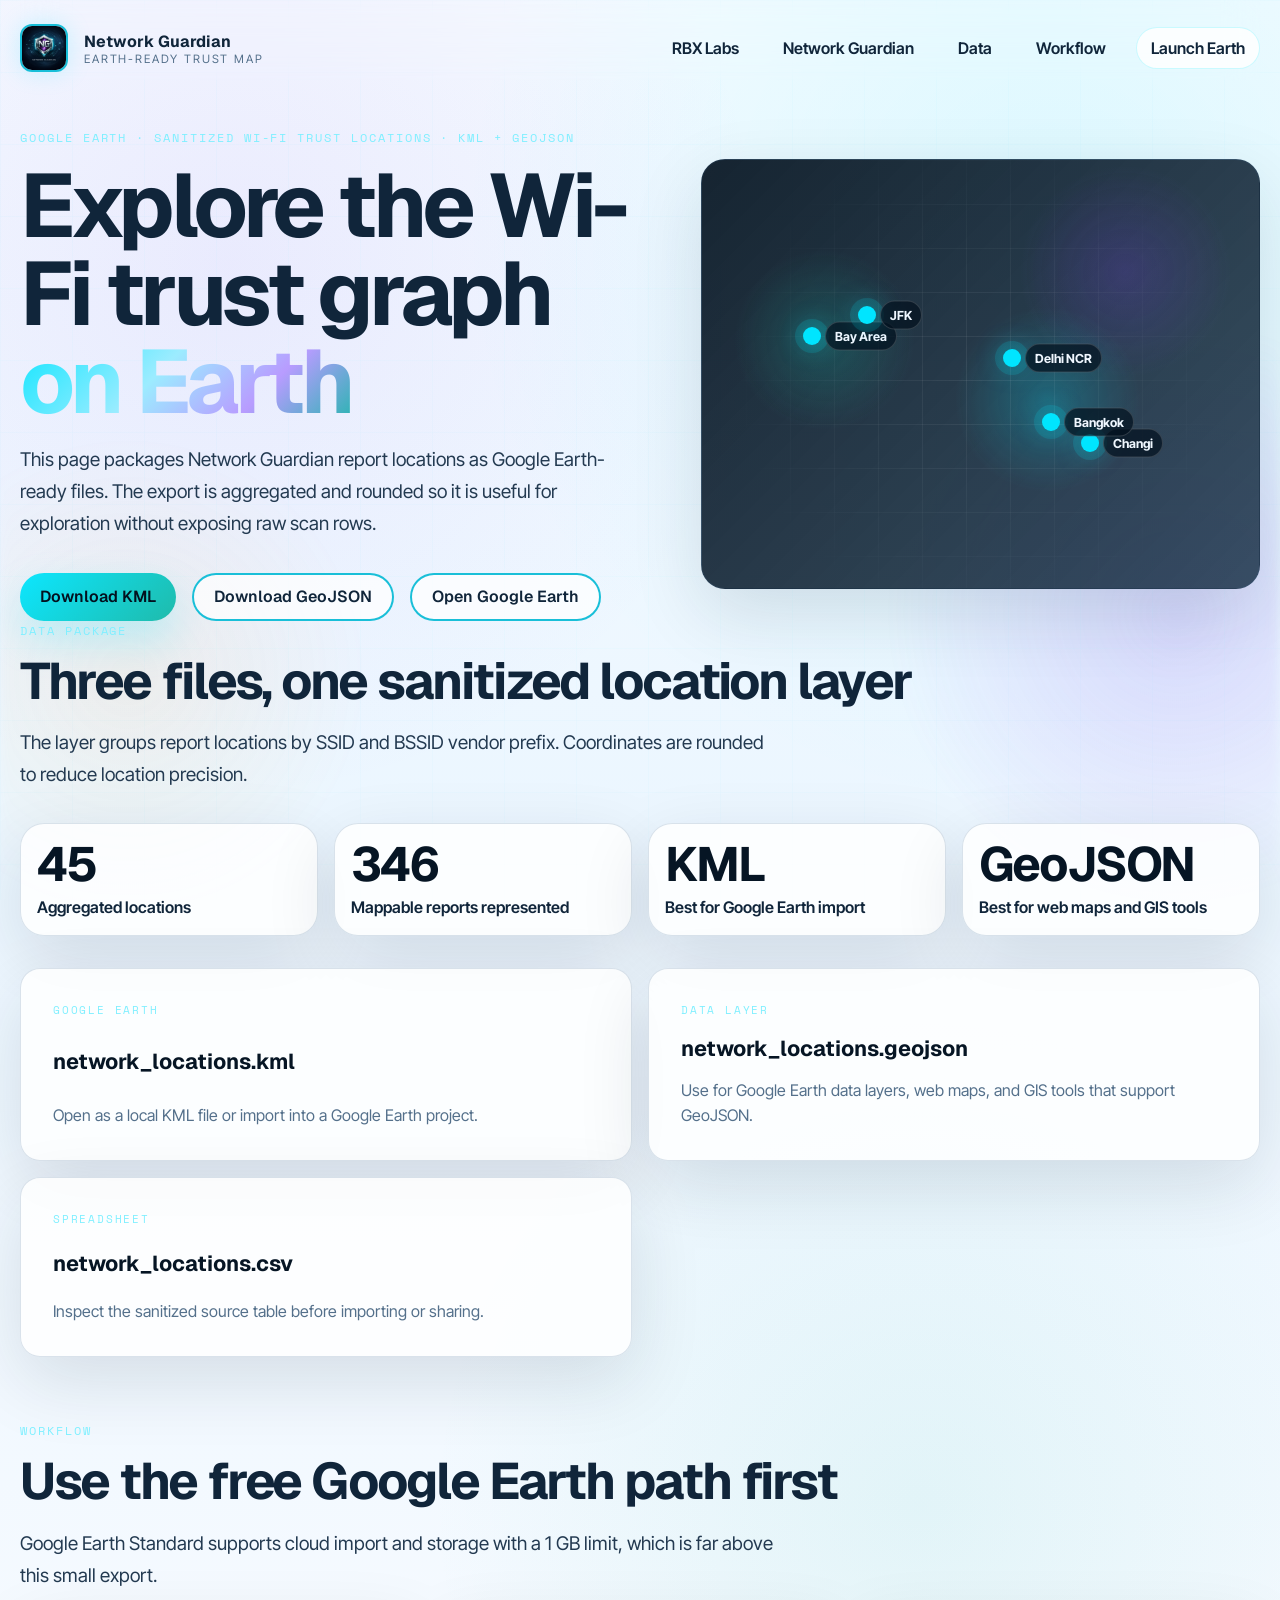
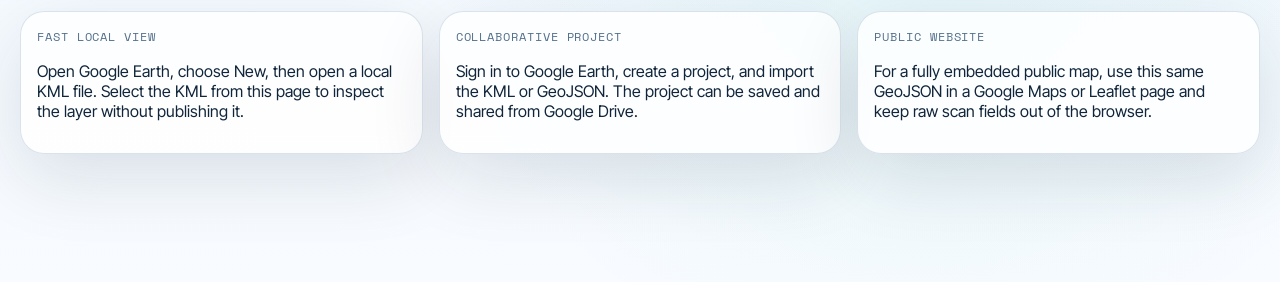
<file: network-guardian-earth.html>
<!DOCTYPE html>
<html lang="en">
<head>
  <meta charset="UTF-8" />
  <title>Network Guardian Earth View | Wi-Fi Trust Map</title>
  <meta name="viewport" content="width=device-width, initial-scale=1" />
  <meta
    name="description"
    content="A dedicated Google Earth-ready view of sanitized Network Guardian Wi-Fi trust locations."
  />
  <link rel="canonical" href="https://rbx-labs.io/network-guardian-earth.html" />
  <link rel="icon" type="image/png" sizes="1024x1024" href="assets/branding/rbx-logo.png" />
  <link rel="shortcut icon" href="assets/branding/rbx-logo.png" />
  <link rel="apple-touch-icon" href="assets/branding/rbx-logo.png" />
  <link rel="preconnect" href="https://fonts.googleapis.com" />
  <link rel="preconnect" href="https://fonts.gstatic.com" crossorigin />
  <link
    href="https://fonts.googleapis.com/css2?family=Geist:wght@500;600;700&amp;family=Inter+Tight:wght@400;500;600&amp;family=Space+Mono:wght@400;600&amp;display=swap"
    rel="stylesheet"
  />
  <script>document.documentElement.classList.add('js');</script>
  <link rel="stylesheet" href="network-guardian.css" />
</head>
<body>
  <div class="bg-layers" aria-hidden="true"></div>
  <div class="grid-orbit" aria-hidden="true"></div>

  <header class="ng-nav">
    <div class="ng-logo">
      <img src="assets/branding/ng-logo.png" alt="Network Guardian" />
      <div>
        <div class="ng-logo-title">Network Guardian</div>
        <div class="ng-logo-subtitle">Earth-ready trust map</div>
      </div>
    </div>
    <nav class="ng-links">
      <a href="index.html">RBX Labs</a>
      <a href="network-guardian.html">Network Guardian</a>
      <a href="#earth-data">Data</a>
      <a href="#earth-workflow">Workflow</a>
      <a href="https://earth.google.com/web/" target="_blank" rel="noopener noreferrer" class="pill">Launch Earth</a>
    </nav>
  </header>

  <main class="ng-main earth-page">
    <section class="ng-hero earth-hero reveal" id="home">
      <div class="hero-left">
        <p class="eyebrow">GOOGLE EARTH · SANITIZED WI-FI TRUST LOCATIONS · KML + GEOJSON</p>
        <h1>
          Explore the Wi-Fi trust graph
          <span class="gradient-text">on Earth</span>
        </h1>
        <p class="ng-hero-subtitle">
          This page packages Network Guardian report locations as Google Earth-ready files.
          The export is aggregated and rounded so it is useful for exploration without exposing raw scan rows.
        </p>
        <div class="ng-hero-actions">
          <a class="btn btn-primary" href="assets/network-guardian-map/network_locations.kml">Download KML</a>
          <a class="btn btn-ghost" href="assets/network-guardian-map/network_locations.geojson">Download GeoJSON</a>
          <a class="btn btn-ghost" href="https://earth.google.com/web/" target="_blank" rel="noopener noreferrer">Open Google Earth</a>
        </div>
      </div>

      <div class="hero-right">
        <div class="earth-preview" aria-label="Static preview of mapped Network Guardian locations">
          <div class="earth-grid" aria-hidden="true"></div>
          <div class="earth-point earth-point-1"><span>Delhi NCR</span></div>
          <div class="earth-point earth-point-2"><span>Changi</span></div>
          <div class="earth-point earth-point-3"><span>Bangkok</span></div>
          <div class="earth-point earth-point-4"><span>Bay Area</span></div>
          <div class="earth-point earth-point-5"><span>JFK</span></div>
        </div>
      </div>
    </section>

    <section class="ng-section reveal" id="earth-data">
      <div class="why-header">
        <p class="eyebrow">Data package</p>
        <h2>Three files, one sanitized location layer</h2>
        <p class="ng-hero-subtitle compact">
          The layer groups report locations by SSID and BSSID vendor prefix. Coordinates are rounded to reduce location precision.
        </p>
      </div>
      <div class="fact-grid traction-grid">
        <div class="fact-card">
          <div class="fact-value">45</div>
          <div class="fact-label">Aggregated locations</div>
        </div>
        <div class="fact-card">
          <div class="fact-value">346</div>
          <div class="fact-label">Mappable reports represented</div>
        </div>
        <div class="fact-card">
          <div class="fact-value">KML</div>
          <div class="fact-label">Best for Google Earth import</div>
        </div>
        <div class="fact-card">
          <div class="fact-value">GeoJSON</div>
          <div class="fact-label">Best for web maps and GIS tools</div>
        </div>
      </div>
      <div class="market-grid earth-download-grid">
        <a class="earth-file-card" href="assets/network-guardian-map/network_locations.kml">
          <span class="micro-label">Google Earth</span>
          <strong>network_locations.kml</strong>
          <span>Open as a local KML file or import into a Google Earth project.</span>
        </a>
        <a class="earth-file-card" href="assets/network-guardian-map/network_locations.geojson">
          <span class="micro-label">Data layer</span>
          <strong>network_locations.geojson</strong>
          <span>Use for Google Earth data layers, web maps, and GIS tools that support GeoJSON.</span>
        </a>
        <a class="earth-file-card" href="assets/network-guardian-map/network_locations.csv">
          <span class="micro-label">Spreadsheet</span>
          <strong>network_locations.csv</strong>
          <span>Inspect the sanitized source table before importing or sharing.</span>
        </a>
      </div>
    </section>

    <section class="ng-section reveal" id="earth-workflow">
      <div class="why-header">
        <p class="eyebrow">Workflow</p>
        <h2>Use the free Google Earth path first</h2>
        <p class="ng-hero-subtitle compact">
          Google Earth Standard supports cloud import and storage with a 1 GB limit, which is far above this small export.
        </p>
      </div>
      <div class="why-grid">
        <div class="why-card">
          <div class="why-label">Fast local view</div>
          <p>Open Google Earth, choose New, then open a local KML file. Select the KML from this page to inspect the layer without publishing it.</p>
        </div>
        <div class="why-card">
          <div class="why-label">Collaborative project</div>
          <p>Sign in to Google Earth, create a project, and import the KML or GeoJSON. The project can be saved and shared from Google Drive.</p>
        </div>
        <div class="why-card">
          <div class="why-label">Public website</div>
          <p>For a fully embedded public map, use this same GeoJSON in a Google Maps or Leaflet page and keep raw scan fields out of the browser.</p>
        </div>
      </div>
    </section>
  </main>

  <script src="script.js" defer></script>
</body>
</html>
</file>
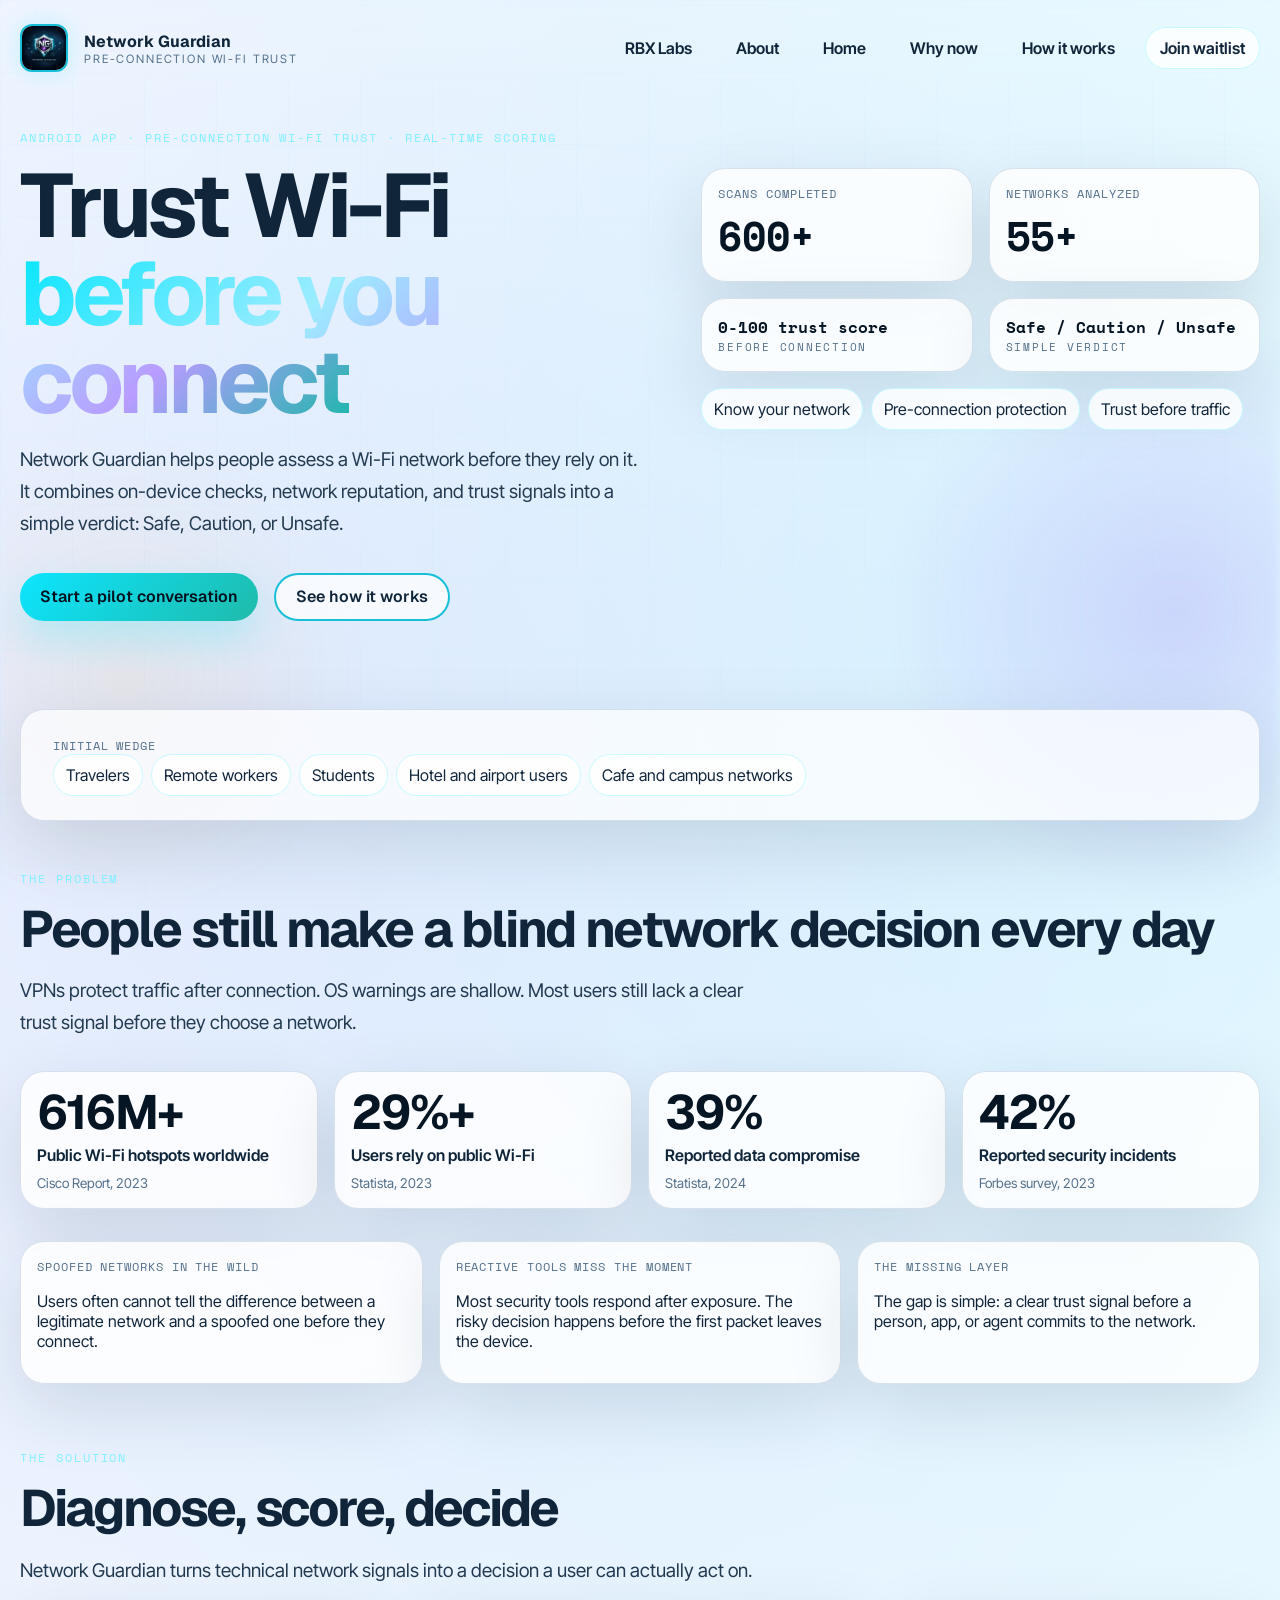
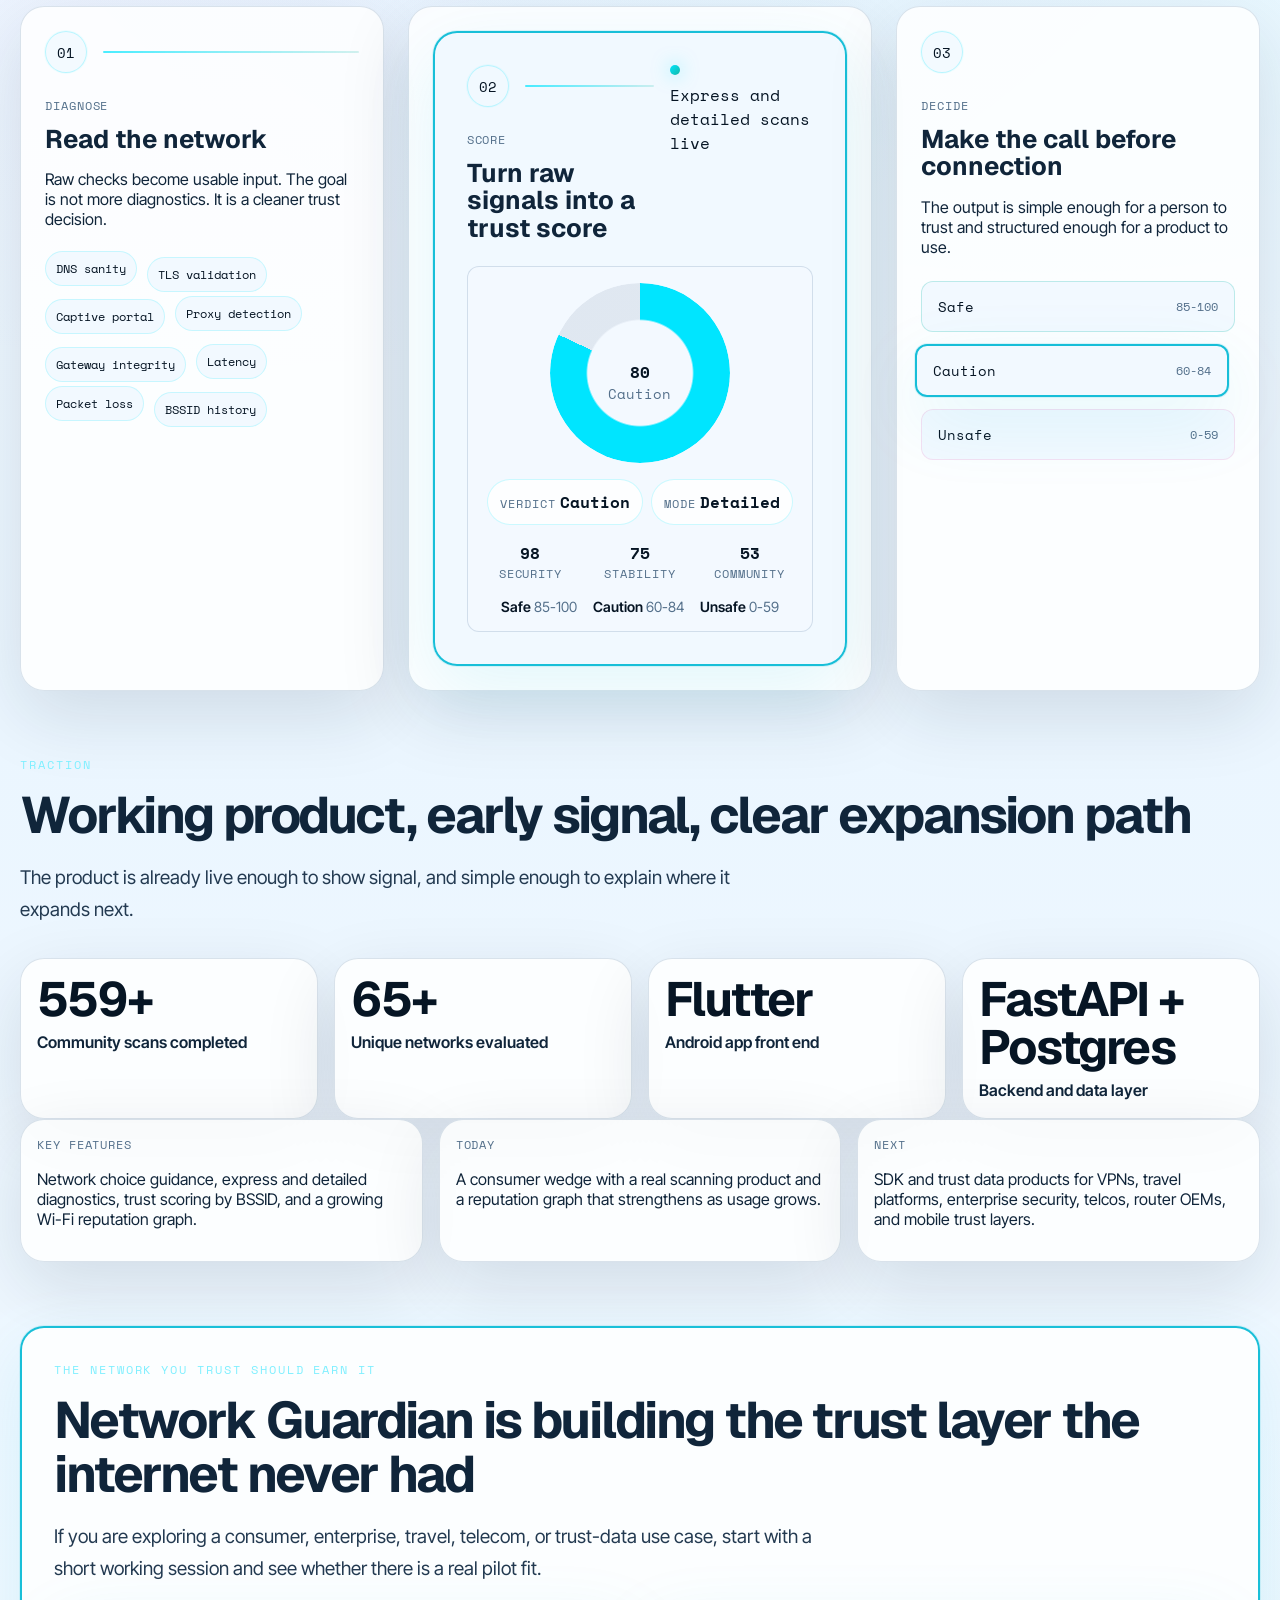
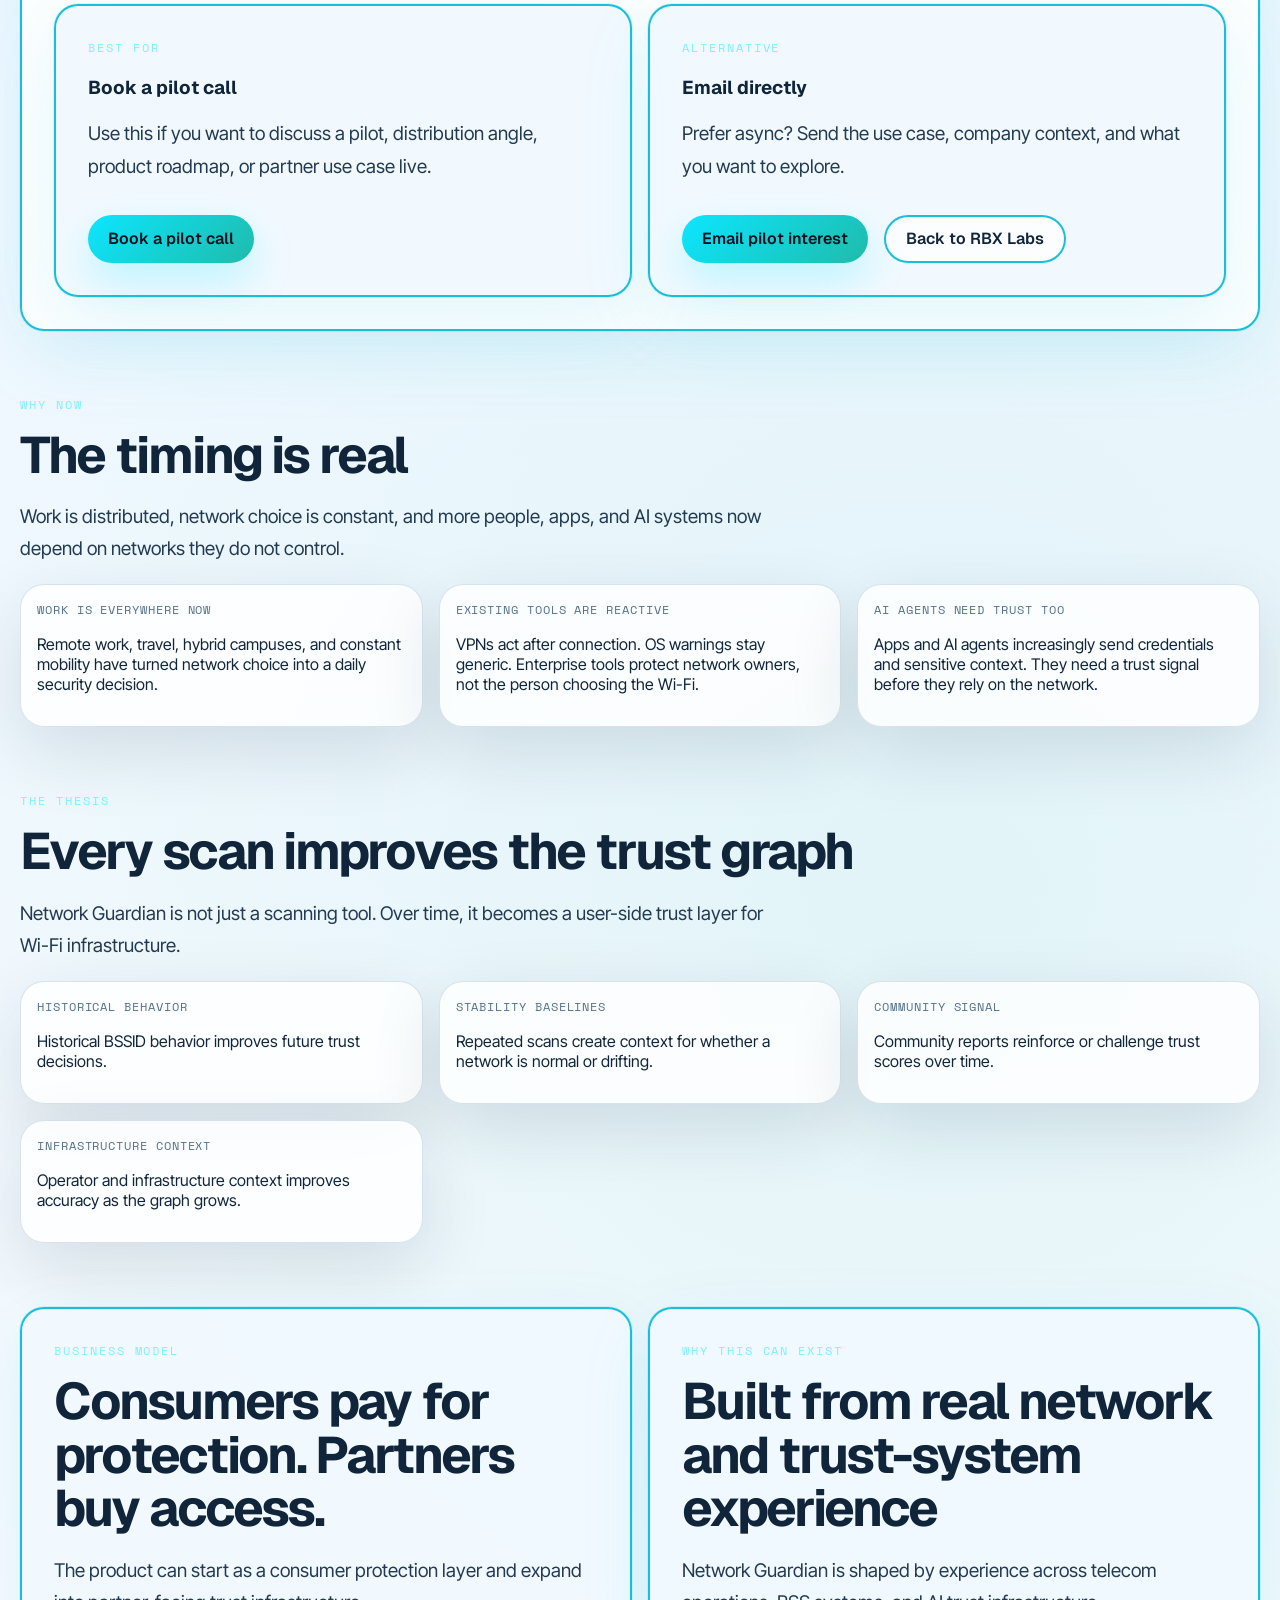
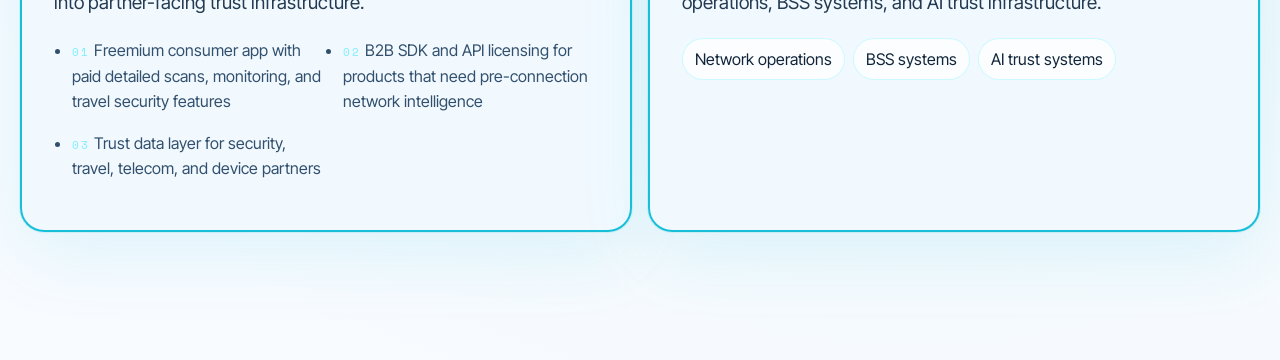
<file: network-guardian.html>
<!DOCTYPE html>
<html lang="en">
<head>
  <meta charset="UTF-8" />
  <title>Network Guardian | Pre-Connection Wi-Fi Trust</title>
  <meta name="viewport" content="width=device-width, initial-scale=1" />
  <meta
    name="description"
    content="Network Guardian is an RBX Labs product for pre-connection Wi-Fi trust scoring using on-device checks, BSSID reputation, and real-time confidence signals."
  />
  <link rel="canonical" href="https://rbx-labs.io/network-guardian.html" />
  <meta property="og:type" content="website" />
  <meta property="og:site_name" content="RBX Labs" />
  <meta property="og:title" content="Network Guardian | Pre-Connection Wi-Fi Trust" />
  <meta property="og:description" content="Network Guardian is an RBX Labs product for pre-connection Wi-Fi trust scoring using on-device checks, BSSID reputation, and real-time confidence signals." />
  <meta property="og:url" content="https://rbx-labs.io/network-guardian.html" />
  <meta property="og:image" content="https://rbx-labs.io/assets/branding/ng-logo.png" />
  <meta name="twitter:card" content="summary_large_image" />
  <meta name="twitter:title" content="Network Guardian | Pre-Connection Wi-Fi Trust" />
  <meta name="twitter:description" content="Network Guardian is an RBX Labs product for pre-connection Wi-Fi trust scoring using on-device checks, BSSID reputation, and real-time confidence signals." />
  <meta name="twitter:image" content="https://rbx-labs.io/assets/branding/ng-logo.png" />
  <link rel="icon" type="image/png" sizes="1024x1024" href="assets/branding/rbx-logo.png" />
  <link rel="shortcut icon" href="assets/branding/rbx-logo.png" />
  <link rel="apple-touch-icon" href="assets/branding/rbx-logo.png" />
  <link rel="preconnect" href="https://fonts.googleapis.com" />
  <link rel="preconnect" href="https://fonts.gstatic.com" crossorigin />
  <link
    href="https://fonts.googleapis.com/css2?family=Geist:wght@500;600;700&amp;family=Inter+Tight:wght@400;500;600&amp;family=Space+Mono:wght@400;600&amp;display=swap"
    rel="stylesheet"
  />
  <script>document.documentElement.classList.add('js');</script>
  <link rel="stylesheet" href="network-guardian.css" />
  <script type="application/ld+json">
    {
      "@context": "https://schema.org",
      "@type": "SoftwareApplication",
      "name": "Network Guardian",
      "applicationCategory": "SecurityApplication",
      "operatingSystem": "Android",
      "url": "https://rbx-labs.io/network-guardian.html",
      "publisher": {
        "@type": "Organization",
        "name": "RBX Labs",
        "url": "https://rbx-labs.io/"
      },
      "description": "Network Guardian is an RBX Labs product for pre-connection Wi-Fi trust scoring using on-device checks, BSSID reputation, and real-time confidence signals."
    }
  </script>
</head>
<body>
  <div class="bg-layers" aria-hidden="true"></div>
  <div class="grid-orbit" aria-hidden="true"></div>

  <header class="ng-nav">
    <div class="ng-logo">
      <img src="assets/branding/ng-logo.png" alt="Network Guardian" />
      <div>
        <div class="ng-logo-title">Network Guardian</div>
        <div class="ng-logo-subtitle">Pre-Connection Wi-Fi Trust</div>
      </div>
    </div>
    <nav class="ng-links">
      <a href="index.html">RBX Labs</a>
      <a href="about.html">About</a>
      <a href="#home">Home</a>
      <a href="#why">Why now</a>
      <a href="#solution">How it works</a>
      <a href="#waitlist" class="pill">Join waitlist</a>
    </nav>
  </header>

  <main class="ng-main">
    <section class="ng-hero reveal" id="home">
      <div class="hero-left">
        <p class="eyebrow">ANDROID APP · PRE-CONNECTION WI-FI TRUST · REAL-TIME SCORING</p>
        <h1>
          Trust Wi-Fi
          <span class="gradient-text">before you connect</span>
        </h1>
        <p class="ng-hero-subtitle">
          Network Guardian helps people assess a Wi-Fi network before they rely on it.
          It combines on-device checks, network reputation, and trust signals into a simple verdict:
          Safe, Caution, or Unsafe.
        </p>

        <div class="ng-hero-actions">
          <a class="btn btn-primary" href="#waitlist">Start a pilot conversation</a>
          <a class="btn btn-ghost" href="#solution">See how it works</a>
        </div>
      </div>

      <div class="hero-right">
        <div class="hero-stack">
          <div class="counter-row">
            <div class="scan-counter">
              <div class="counter-label">Scans completed</div>
              <div class="counter-value"><span class="countup" data-target="600" data-suffix="+">600+</span></div>
            </div>
            <div class="scan-counter">
              <div class="counter-label">Networks analyzed</div>
              <div class="counter-value"><span class="countup" data-target="55" data-suffix="+">55+</span></div>
            </div>
          </div>

          <div class="metric-grid">
            <div class="metric-card">
              <div class="metric-number">0-100 trust score</div>
              <div class="metric-label">Before connection</div>
            </div>
            <div class="metric-card">
              <div class="metric-number">Safe / Caution / Unsafe</div>
              <div class="metric-label">Simple verdict</div>
            </div>
          </div>

          <div class="principles-row">
            <span class="principle-chip">Know your network</span>
            <span class="principle-chip">Pre-connection protection</span>
            <span class="principle-chip">Trust before traffic</span>
          </div>
        </div>
      </div>

      <div class="built-for hero-built-for">
        <span class="pill-label">Initial wedge</span>
        <div class="pill-row">
          <span class="pill">Travelers</span>
          <span class="pill">Remote workers</span>
          <span class="pill">Students</span>
          <span class="pill">Hotel and airport users</span>
          <span class="pill">Cafe and campus networks</span>
        </div>
      </div>
    </section>

    <section class="ng-section reveal" id="problem">
      <div class="why-header">
        <p class="eyebrow">The problem</p>
        <h2>People still make a blind network decision every day</h2>
        <p class="ng-hero-subtitle compact">
          VPNs protect traffic after connection. OS warnings are shallow. Most users still lack a
          clear trust signal before they choose a network.
        </p>
      </div>

      <div class="fact-grid">
        <div class="fact-card">
          <div class="fact-value"><span class="countup" data-target="628" data-suffix="M+">628M+</span></div>
          <div class="fact-label">Public Wi-Fi hotspots worldwide</div>
          <a class="fact-source" href="https://www.cisco.com/c/en/us/solutions/collateral/executive-perspectives/annual-internet-report/white-paper-c11-741490.html" target="_blank" rel="noopener noreferrer">Cisco Report, 2023</a>
        </div>
        <div class="fact-card">
          <div class="fact-value"><span class="countup" data-target="30" data-suffix="%+">30%+</span></div>
          <div class="fact-label">Users rely on public Wi-Fi</div>
          <a class="fact-source" href="https://www.statista.com/statistics/1450721/public-wifi-usage-reasons-us/" target="_blank" rel="noopener noreferrer">Statista, 2023</a>
        </div>
        <div class="fact-card">
          <div class="fact-value"><span class="countup" data-target="40" data-suffix="%">40%</span></div>
          <div class="fact-label">Reported data compromise</div>
          <a class="fact-source" href="https://www.statista.com/statistics/1450743/public-wifi-use-personal-data-compromise-us/" target="_blank" rel="noopener noreferrer">Statista, 2024</a>
        </div>
        <div class="fact-card">
          <div class="fact-value"><span class="countup" data-target="43" data-suffix="%">43%</span></div>
          <div class="fact-label">Reported security incidents</div>
          <a class="fact-source" href="https://www.forbes.com/advisor/business/public-wifi-risks/" target="_blank" rel="noopener noreferrer">Forbes survey, 2023</a>
        </div>
      </div>

      <div class="why-grid evidence-grid">
        <div class="why-card">
          <div class="why-label">Spoofed networks in the wild</div>
          <p>Users often cannot tell the difference between a legitimate network and a spoofed one before they connect.</p>
        </div>
        <div class="why-card">
          <div class="why-label">Reactive tools miss the moment</div>
          <p>Most security tools respond after exposure. The risky decision happens before the first packet leaves the device.</p>
        </div>
        <div class="why-card">
          <div class="why-label">The missing layer</div>
          <p>The gap is simple: a clear trust signal before a person, app, or agent commits to the network.</p>
        </div>
      </div>
    </section>

    <section class="ng-how reveal" id="solution">
      <div class="how-header">
        <p class="eyebrow">The solution</p>
        <h2>Diagnose, score, decide</h2>
        <p class="ng-hero-subtitle compact">
          Network Guardian turns technical network signals into a decision a user can actually act on.
        </p>
      </div>

      <div class="trust-engine-stage">
        <article class="trust-stage-panel trust-stage-signals">
          <div class="trust-stage-header">
            <div class="process-step-top">
              <span class="process-step-number">01</span>
              <span class="process-step-line" aria-hidden="true"></span>
            </div>
            <p class="card-eyebrow">Diagnose</p>
            <h3>Read the network</h3>
          </div>
          <p class="trust-stage-copy">
            Raw checks become usable input. The goal is not more diagnostics. It is a cleaner trust decision.
          </p>
          <div class="signal-chip-cloud">
            <span class="signal-chip">DNS sanity</span>
            <span class="signal-chip">TLS validation</span>
            <span class="signal-chip">Captive portal</span>
            <span class="signal-chip">Proxy detection</span>
            <span class="signal-chip">Gateway integrity</span>
            <span class="signal-chip">Latency</span>
            <span class="signal-chip">Packet loss</span>
            <span class="signal-chip">BSSID history</span>
          </div>
        </article>

        <article class="trust-stage-panel trust-stage-score">
          <div class="intent-card elevated trust-engine-core">
            <div class="intent-header">
              <div>
                <div class="process-step-top process-step-top-centered">
                  <span class="process-step-number">02</span>
                  <span class="process-step-line" aria-hidden="true"></span>
                </div>
                <p class="card-eyebrow">Score</p>
                <h3>Turn raw signals into a trust score</h3>
              </div>
              <div class="status-inline">
                <span class="status-dot" aria-hidden="true"></span>
                <span class="status-readout">Express and detailed scans live</span>
              </div>
            </div>
            <div class="gauge-block">
              <div
                class="gauge"
                style="--gauge:0.82;"
                data-gauge="0.82"
                role="img"
                aria-label="Trust score 82 out of 100, caution"
              >
                <div class="gauge-donut"></div>
                <div class="gauge-center">
                  <div class="gauge-value"><span class="countup" data-target="82">82</span></div>
                  <div class="gauge-label">Caution</div>
                </div>
              </div>
              <div class="gauge-pills compact">
                <div class="stat-pill centered">
                  <span class="pill-label">Verdict</span>
                  <span class="pill-value pill-readout">Caution</span>
                </div>
                <div class="stat-pill centered">
                  <span class="pill-label">Mode</span>
                  <span class="pill-value pill-readout">Detailed</span>
                </div>
              </div>
              <div class="gauge-stats">
                <div>
                  <div class="stat-number stat-readout"><span class="countup" data-target="100">100</span></div>
                  <div class="stat-label">Security</div>
                </div>
                <div>
                  <div class="stat-number stat-readout"><span class="countup" data-target="76">76</span></div>
                  <div class="stat-label">Stability</div>
                </div>
                <div>
                  <div class="stat-number stat-readout"><span class="countup" data-target="54">54</span></div>
                  <div class="stat-label">Community</div>
                </div>
              </div>
              <div class="gauge-legend" aria-label="Trust score thresholds">
                <span><strong>Safe</strong> 85-100</span>
                <span><strong>Caution</strong> 60-84</span>
                <span><strong>Unsafe</strong> 0-59</span>
              </div>
            </div>
          </div>
        </article>

        <article class="trust-stage-panel trust-stage-decision">
          <div class="trust-stage-header">
            <div class="process-step-top">
              <span class="process-step-number">03</span>
            </div>
            <p class="card-eyebrow">Decide</p>
            <h3>Make the call before connection</h3>
          </div>
          <p class="trust-stage-copy">
            The output is simple enough for a person to trust and structured enough for a product to use.
          </p>
          <div class="verdict-stack" aria-label="Decision states">
            <div class="verdict-card verdict-card-safe">
              <span class="verdict-name">Safe</span>
              <span class="verdict-range">85-100</span>
            </div>
            <div class="verdict-card verdict-card-caution is-active">
              <span class="verdict-name">Caution</span>
              <span class="verdict-range">60-84</span>
            </div>
            <div class="verdict-card verdict-card-unsafe">
              <span class="verdict-name">Unsafe</span>
              <span class="verdict-range">0-59</span>
            </div>
          </div>
        </article>
      </div>
    </section>

    <section class="ng-section reveal">
      <div class="why-header">
        <p class="eyebrow">Traction</p>
        <h2>Working product, early signal, clear expansion path</h2>
        <p class="ng-hero-subtitle compact">
          The product is already live enough to show signal, and simple enough to explain where it expands next.
        </p>
      </div>
      <div class="fact-grid traction-grid">
        <div class="fact-card">
          <div class="fact-value"><span class="countup" data-target="600" data-suffix="+">600+</span></div>
          <div class="fact-label">Community scans completed</div>
        </div>
        <div class="fact-card">
          <div class="fact-value"><span class="countup" data-target="70" data-suffix="+">70+</span></div>
          <div class="fact-label">Unique networks evaluated</div>
        </div>
        <div class="fact-card">
          <div class="fact-value">Flutter</div>
          <div class="fact-label">Android app front end</div>
        </div>
        <div class="fact-card">
          <div class="fact-value">FastAPI + Postgres</div>
          <div class="fact-label">Backend and data layer</div>
        </div>
      </div>
      <div class="why-grid">
        <div class="why-card">
          <div class="why-label">Key features</div>
          <p>Network choice guidance, express and detailed diagnostics, trust scoring by BSSID, and a growing Wi-Fi reputation graph.</p>
        </div>
        <div class="why-card">
          <div class="why-label">Today</div>
          <p>A consumer wedge with a real scanning product and a reputation graph that strengthens as usage grows.</p>
        </div>
        <div class="why-card">
          <div class="why-label">Next</div>
          <p>SDK and trust data products for VPNs, travel platforms, enterprise security, telcos, router OEMs, and mobile trust layers.</p>
        </div>
      </div>
    </section>

    <section class="waitlist-band reveal" id="waitlist">
      <div class="waitlist-content">
        <p class="eyebrow">The network you trust should earn it</p>
        <h2>Network Guardian is building the trust layer the internet never had</h2>
        <p class="ng-hero-subtitle compact">
          If you are exploring a consumer, enterprise, travel, telecom, or trust-data use case,
          start with a short working session and see whether there is a real pilot fit.
        </p>
        <div class="market-grid cta-grid">
          <div class="intent-card">
            <p class="eyebrow">Best for</p>
            <h3>Book a pilot call</h3>
            <p class="ng-hero-subtitle compact">
              Use this if you want to discuss a pilot, distribution angle, product roadmap, or partner use case live.
            </p>
            <div class="ng-hero-actions">
              <a
                class="btn btn-primary"
                href="https://calendly.com/rishabhbanga/ai-strategy-rishabh?hide_gdpr_banner=1"
                target="_blank"
                rel="noreferrer"
              >
                Book a pilot call
              </a>
            </div>
          </div>
          <div class="intent-card">
            <p class="eyebrow">Alternative</p>
            <h3>Email directly</h3>
            <p class="ng-hero-subtitle compact">
              Prefer async? Send the use case, company context, and what you want to explore.
            </p>
            <div class="ng-hero-actions">
              <a
                class="btn btn-primary"
                href="mailto:rishabh@rbx-labs.io?subject=Network%20Guardian%20pilot%20interest"
              >
                Email pilot interest
              </a>
              <a class="btn btn-ghost" href="index.html#selected-builds">Back to RBX Labs</a>
            </div>
          </div>
        </div>
      </div>
    </section>

    <section id="why" class="ng-why reveal">
      <div class="why-header">
        <p class="eyebrow">Why now</p>
        <h2>The timing is real</h2>
        <p class="ng-hero-subtitle compact">
          Work is distributed, network choice is constant, and more people, apps, and AI systems
          now depend on networks they do not control.
        </p>
      </div>
      <div class="why-grid">
        <div class="why-card">
          <div class="why-label">Work is everywhere now</div>
          <p>Remote work, travel, hybrid campuses, and constant mobility have turned network choice into a daily security decision.</p>
        </div>
        <div class="why-card">
          <div class="why-label">Existing tools are reactive</div>
          <p>VPNs act after connection. OS warnings stay generic. Enterprise tools protect network owners, not the person choosing the Wi-Fi.</p>
        </div>
        <div class="why-card">
          <div class="why-label">AI agents need trust too</div>
          <p>Apps and AI agents increasingly send credentials and sensitive context. They need a trust signal before they rely on the network.</p>
        </div>
      </div>
    </section>

    <section class="ng-section reveal">
      <div class="why-header">
        <p class="eyebrow">The thesis</p>
        <h2>Every scan improves the trust graph</h2>
        <p class="ng-hero-subtitle compact">
          Network Guardian is not just a scanning tool. Over time, it becomes a user-side trust layer for Wi-Fi infrastructure.
        </p>
      </div>
      <div class="moat-grid">
        <div class="why-card"><div class="why-label">Historical behavior</div><p>Historical BSSID behavior improves future trust decisions.</p></div>
        <div class="why-card"><div class="why-label">Stability baselines</div><p>Repeated scans create context for whether a network is normal or drifting.</p></div>
        <div class="why-card"><div class="why-label">Community signal</div><p>Community reports reinforce or challenge trust scores over time.</p></div>
        <div class="why-card"><div class="why-label">Infrastructure context</div><p>Operator and infrastructure context improves accuracy as the graph grows.</p></div>
      </div>
    </section>

    <section class="ng-section reveal">
      <div class="market-grid">
        <div class="intent-card">
          <p class="eyebrow">Business model</p>
          <h2>Consumers pay for protection. Partners buy access.</h2>
          <p class="ng-hero-subtitle compact">
            The product can start as a consumer protection layer and expand into partner-facing trust infrastructure.
          </p>
          <ul class="two-col-list">
            <li><span class="micro-label">01</span> Freemium consumer app with paid detailed scans, monitoring, and travel security features</li>
            <li><span class="micro-label">02</span> B2B SDK and API licensing for products that need pre-connection network intelligence</li>
            <li><span class="micro-label">03</span> Trust data layer for security, travel, telecom, and device partners</li>
          </ul>
        </div>

        <div class="intent-card">
          <p class="eyebrow">Why this can exist</p>
          <h2>Built from real network and trust-system experience</h2>
          <p class="ng-hero-subtitle compact">
            Network Guardian is shaped by experience across telecom operations, BSS systems,
            and AI trust infrastructure.
          </p>
          <div class="pill-row">
            <span class="pill">Network operations</span>
            <span class="pill">BSS systems</span>
            <span class="pill">AI trust systems</span>
          </div>
        </div>
      </div>
    </section>
  </main>
  <script src="script.js" defer></script>
</body>
</html>
</file>
<file: styles.css>
:root,
html[data-theme="light"] {
  --cyan: #00e5ff;
  --cyan-soft: #7fefff;
  --cyan-deep: #00b8d4;
  --purple: #7c3aed;
  --teal: #14b8a6;
  --ink: #03111f;
  --ink-soft: #0a1a2f;
  --paper: #f6fbff;
  --surface-bg: linear-gradient(180deg, #f6fbff 0%, #eff6fb 54%, #f4f8fb 100%);
  --surface-panel: rgba(255, 255, 255, 0.88);
  --surface-panel-strong: rgba(248, 251, 253, 0.96);
  --surface-secondary: rgba(241, 247, 251, 0.94);
  --surface-soft: rgba(243, 248, 252, 0.92);
  --surface-elevated: rgba(255, 255, 255, 0.94);
  --text: #10253a;
  --text-strong: #061524;
  --muted: #54708b;
  --slate: #18324d;
  --slate-light: #32506d;
  --border-strong-color: rgba(0, 184, 212, 0.9);
  --border-strong: 2px solid var(--border-strong-color);
  --border-soft: 1px solid rgba(56, 101, 142, 0.14);
  --shadow-rise: 0 24px 72px rgba(6, 30, 51, 0.09);
  --shadow-cyan: 0 0 0 1px rgba(0, 184, 212, 0.1), 0 18px 56px rgba(0, 184, 212, 0.08);
  --radius-lg: 24px;
  --radius-md: 20px;
  --radius-sm: 12px;
  --space-xs: 4px;
  --space-sm: 8px;
  --space-md: 16px;
  --space-lg: 24px;
  --space-xl: 32px;
  --space-2xl: 48px;
  --space-3xl: 64px;
  --max-width: 1240px;
}

@media (prefers-color-scheme: dark) {
  :root:not([data-theme]) {
    --surface-bg: linear-gradient(180deg, #041120 0%, #05162a 100%);
    --surface-panel: rgba(6, 22, 39, 0.82);
    --surface-panel-strong: rgba(7, 24, 42, 0.92);
    --surface-secondary: rgba(9, 24, 40, 0.76);
    --surface-soft: rgba(7, 22, 38, 0.62);
    --surface-elevated: rgba(7, 22, 38, 0.78);
    --text: #eff7ff;
    --text-strong: #ffffff;
    --muted: #9db3c9;
    --slate-light: #d8e8f6;
    --border-strong-color: rgba(0, 229, 255, 0.9);
    --border-soft: 1px solid rgba(159, 184, 204, 0.2);
    --shadow-rise: 0 24px 72px rgba(0, 0, 0, 0.22);
    --shadow-cyan: 0 0 0 1px rgba(0, 229, 255, 0.12), 0 18px 56px rgba(0, 184, 212, 0.14);
  }
}

html[data-theme="dark"] {
  --surface-bg: linear-gradient(180deg, #041120 0%, #05162a 100%);
  --surface-panel: rgba(6, 22, 39, 0.82);
  --surface-panel-strong: rgba(7, 24, 42, 0.92);
  --surface-secondary: rgba(9, 24, 40, 0.76);
  --surface-soft: rgba(7, 22, 38, 0.62);
  --surface-elevated: rgba(7, 22, 38, 0.78);
  --text: #eff7ff;
  --text-strong: #ffffff;
  --muted: #9db3c9;
  --slate-light: #d8e8f6;
  --border-strong-color: rgba(0, 229, 255, 0.9);
  --border-soft: 1px solid rgba(159, 184, 204, 0.2);
  --shadow-rise: 0 24px 72px rgba(0, 0, 0, 0.22);
  --shadow-cyan: 0 0 0 1px rgba(0, 229, 255, 0.12), 0 18px 56px rgba(0, 184, 212, 0.14);
}

html[data-contrast="high"] {
  --surface-panel: rgba(255, 255, 255, 0.96);
  --surface-panel-strong: rgba(255, 255, 255, 1);
  --surface-secondary: rgba(250, 252, 255, 1);
  --surface-soft: rgba(248, 251, 255, 1);
  --surface-elevated: rgba(255, 255, 255, 1);
  --text: #08131f;
  --text-strong: #02070d;
  --muted: #31475f;
  --border-soft: 1px solid rgba(8, 19, 31, 0.24);
  --shadow-rise: 0 16px 44px rgba(6, 30, 51, 0.08);
  --shadow-cyan: 0 0 0 1px rgba(0, 184, 212, 0.2), 0 12px 36px rgba(0, 184, 212, 0.1);
}

html[data-theme="dark"][data-contrast="high"] {
  --surface-panel: rgba(4, 18, 32, 0.95);
  --surface-panel-strong: rgba(5, 20, 35, 0.99);
  --surface-secondary: rgba(6, 21, 37, 0.94);
  --surface-soft: rgba(6, 21, 37, 0.92);
  --surface-elevated: rgba(6, 21, 37, 0.96);
  --text: #f7fbff;
  --text-strong: #ffffff;
  --muted: #c4d7e8;
  --border-soft: 1px solid rgba(215, 234, 248, 0.34);
  --shadow-rise: 0 18px 48px rgba(0, 0, 0, 0.26);
  --shadow-cyan: 0 0 0 1px rgba(0, 229, 255, 0.22), 0 14px 42px rgba(0, 184, 212, 0.18);
}

* {
  box-sizing: border-box;
}

html {
  scroll-behavior: smooth;
}

body {
  margin: 0;
  min-height: 100vh;
  overflow-x: clip;
  color: var(--text);
  background: var(--surface-bg);
  font-family: "Inter Tight", system-ui, sans-serif;
}

body.booking-modal-open {
  overflow: hidden;
}

a {
  color: inherit;
}

.bg-layers,
.grid-orbit {
  position: fixed;
  inset: 0;
  pointer-events: none;
}

.bg-layers {
  background:
    radial-gradient(circle at 80% 10%, rgba(0, 229, 255, 0.06), transparent 30%),
    radial-gradient(circle at 20% 80%, rgba(124, 58, 237, 0.05), transparent 30%);
  filter: blur(6px);
}

.grid-orbit {
  background-image:
    linear-gradient(color-mix(in srgb, var(--cyan-soft) 10%, transparent) 1px, transparent 1px),
    linear-gradient(90deg, color-mix(in srgb, var(--cyan-soft) 10%, transparent) 1px, transparent 1px);
  background-size: 72px 72px;
  mask-image: linear-gradient(180deg, rgba(0, 0, 0, 0.86), rgba(0, 0, 0, 0.62));
  opacity: 0.16;
}

.site-header,
.page-shell {
  position: relative;
  z-index: 1;
}

.site-header {
  width: min(var(--max-width), calc(100% - 40px));
  margin: 0 auto;
  padding: 24px 0 8px;
  display: flex;
  align-items: center;
  justify-content: space-between;
  gap: var(--space-lg);
  min-width: 0;
}

.brand {
  display: inline-flex;
  align-items: center;
  gap: var(--space-md);
  text-decoration: none;
  min-width: 0;
}

.brand-mark {
  width: 72px;
  height: 72px;
  border-radius: 22px;
  display: inline-flex;
  align-items: center;
  justify-content: center;
  overflow: hidden;
  background: rgba(4, 17, 32, 0.32);
  border: 1px solid rgba(0, 229, 255, 0.14);
  box-shadow: 0 14px 36px rgba(0, 229, 255, 0.12);
  flex: 0 0 auto;
}

.brand-mark img {
  width: 68px;
  height: 68px;
  object-fit: contain;
  object-position: center;
  display: block;
  filter: drop-shadow(0 0 18px rgba(0, 229, 255, 0.18));
}

.brand-copy {
  display: flex;
  flex-direction: column;
  gap: 2px;
  min-width: 0;
}

.brand-name,
h1,
h2,
h3 {
  font-family: "Geist", system-ui, sans-serif;
}

.brand-name {
  font-size: 1.18rem;
  font-weight: 700;
}

.brand-tag {
  font-size: 0.72rem;
  letter-spacing: 0.16em;
  text-transform: uppercase;
  color: var(--muted);
  overflow-wrap: anywhere;
}

.site-nav {
  display: flex;
  align-items: center;
  gap: 18px;
  flex-wrap: wrap;
  justify-content: flex-end;
  flex: 1 1 auto;
  min-width: 0;
}

.display-controls {
  display: flex;
  align-items: center;
  gap: 10px;
  flex-wrap: wrap;
  justify-content: flex-end;
  margin-left: auto;
}

.display-group {
  display: inline-flex;
  align-items: center;
  gap: 4px;
  padding: 4px;
  border-radius: 999px;
  border: var(--border-soft);
  background: color-mix(in srgb, var(--surface-panel) 94%, transparent);
}

.display-group[aria-label="Color mode"] {
  display: none;
}

.display-group[aria-label="Contrast mode"] {
  display: none;
}

.display-option {
  border: 0;
  background: transparent;
  color: var(--muted);
  min-height: 36px;
  padding: 0 12px;
  border-radius: 999px;
  font-family: "Geist", system-ui, sans-serif;
  font-size: 0.84rem;
  font-weight: 600;
  cursor: pointer;
  transition: background 160ms ease, color 160ms ease, box-shadow 160ms ease;
}

.display-option-symbol {
  min-width: 36px;
  padding: 0;
  font-size: 1.05rem;
  line-height: 1;
}

.display-option:hover,
.display-option:focus-visible {
  background: color-mix(in srgb, var(--surface-panel-strong) 92%, transparent);
  color: var(--text-strong);
  outline: none;
}

.display-option[aria-pressed="true"] {
  background: color-mix(in srgb, var(--surface-panel-strong) 96%, transparent);
  color: var(--text-strong);
  box-shadow: inset 0 0 0 1px rgba(0, 229, 255, 0.18);
}

.site-nav a {
  text-decoration: none;
  font-size: 1rem;
  font-weight: 600;
  color: var(--text);
  padding: 10px 14px;
  border-radius: 999px;
  max-width: 100%;
  transition: background 160ms ease, color 160ms ease, box-shadow 160ms ease;
}

.site-nav a:hover,
.ng-links a:hover {
  background: color-mix(in srgb, var(--surface-panel) 80%, transparent);
}

.site-nav a[aria-current="page"],
.ng-links a[aria-current="page"] {
  color: var(--text-strong);
  background: color-mix(in srgb, var(--surface-panel-strong) 92%, transparent);
  box-shadow: inset 0 0 0 1px rgba(0, 229, 255, 0.18);
}

.nav-pill {
  padding: 10px 16px;
  border-radius: 999px;
  border: var(--border-soft);
  background: var(--surface-panel);
  box-shadow: inset 0 0 0 1px rgba(255, 255, 255, 0.02);
}

.booking-modal {
  position: fixed;
  inset: 0;
  z-index: 30;
  display: grid;
  place-items: center;
  padding: 24px;
}

.booking-modal[hidden] {
  display: none;
}

.booking-modal__backdrop {
  position: absolute;
  inset: 0;
  background: rgba(3, 17, 31, 0.72);
  backdrop-filter: blur(12px);
}

.booking-modal__dialog {
  position: relative;
  width: min(1120px, calc(100vw - 48px));
}

.booking-modal__shell {
  position: relative;
  display: grid;
  grid-template-columns: minmax(280px, 320px) minmax(0, 1fr);
  gap: 0;
  align-items: stretch;
  border-radius: 28px;
  overflow: hidden;
  border: 1px solid rgba(0, 229, 255, 0.18);
  background: color-mix(in srgb, var(--surface-panel-strong) 96%, transparent);
  box-shadow:
    0 0 0 1px rgba(0, 229, 255, 0.08),
    0 24px 72px rgba(0, 0, 0, 0.35);
}

.booking-modal__close {
  position: absolute;
  top: 14px;
  right: 14px;
  z-index: 2;
  width: 44px;
  height: 44px;
  display: inline-flex;
  align-items: center;
  justify-content: center;
  border-radius: 999px;
  border: 1px solid rgba(0, 229, 255, 0.18);
  background: color-mix(in srgb, var(--surface-panel) 88%, transparent);
  color: var(--text-strong);
  font-size: 2rem;
  line-height: 1;
  cursor: pointer;
  transition: background 160ms ease, border-color 160ms ease, transform 160ms ease;
}

.booking-modal__close:hover {
  transform: translateY(-1px);
  border-color: rgba(0, 229, 255, 0.3);
  background: color-mix(in srgb, var(--surface-panel-strong) 92%, transparent);
}

.booking-modal__intro {
  display: flex;
  flex-direction: column;
  justify-content: center;
  gap: var(--space-md);
  padding: 40px 28px 32px;
  background:
    linear-gradient(180deg, color-mix(in srgb, var(--surface-panel) 92%, transparent), color-mix(in srgb, var(--surface-secondary) 92%, transparent));
  border-right: 1px solid rgba(0, 229, 255, 0.1);
}

.booking-modal__intro h2 {
  max-width: 10ch;
  margin: 0;
  font-size: clamp(2rem, 2.8vw, 2.8rem);
  line-height: 1.02;
}

.booking-modal__intro .section-copy {
  margin: 0;
  max-width: 28ch;
}

.booking-modal__frame-wrap {
  min-height: min(760px, calc(100vh - 96px));
  background: #ffffff;
}

.booking-modal__frame {
  width: 100%;
  height: 100%;
  min-height: min(760px, calc(100vh - 96px));
  border: 0;
  display: block;
  background: #ffffff;
}

.page-shell {
  width: min(var(--max-width), calc(100% - 40px));
  margin: 0 auto;
  padding: var(--space-2xl) 0 var(--space-3xl);
}

.ng-nav,
.ng-main {
  position: relative;
  z-index: 1;
}

.ng-nav {
  width: min(var(--max-width), calc(100% - 40px));
  margin: 0 auto;
  padding: 24px 0 8px;
  display: flex;
  align-items: center;
  justify-content: space-between;
  gap: var(--space-lg);
  backdrop-filter: blur(16px);
}

.ng-logo {
  display: inline-flex;
  align-items: center;
  gap: var(--space-md);
}

.ng-logo img {
  width: 48px;
  height: 48px;
  border-radius: var(--radius-sm);
  border: var(--border-strong);
  box-shadow: 0 0 24px rgba(0, 229, 255, 0.18);
}

.ng-logo-title {
  font-family: "Geist", system-ui, sans-serif;
  font-weight: 700;
}

.ng-logo-subtitle {
  font-size: 0.72rem;
  letter-spacing: 0.16em;
  text-transform: uppercase;
  color: var(--muted);
}

.ng-links {
  display: flex;
  align-items: center;
  gap: var(--space-md);
  flex-wrap: wrap;
}

.ng-links a {
  text-decoration: none;
  color: var(--text);
  font-size: 1rem;
  font-weight: 600;
  padding: 10px 14px;
  border-radius: 999px;
  transition: background 160ms ease, color 160ms ease, box-shadow 160ms ease;
}

.ng-links .pill {
  background: var(--surface-panel);
}

.ng-main {
  width: min(var(--max-width), calc(100% - 40px));
  margin: 0 auto;
  padding: var(--space-2xl) 0 var(--space-3xl);
}

.ng-hero {
  display: grid;
  grid-template-columns: 1.05fr 0.95fr;
  gap: var(--space-3xl);
  align-items: start;
}

.ng-hero-actions {
  display: flex;
  gap: var(--space-md);
  flex-wrap: wrap;
  margin-top: var(--space-xl);
}

.ng-hero-subtitle {
  color: color-mix(in srgb, var(--text) 72%, var(--muted) 28%);
  line-height: 1.7;
  font-size: 1.18rem;
}

.ng-hero-subtitle.compact {
  max-width: 760px;
}

.ng-why,
.ng-how,
.waitlist-band {
  margin-bottom: var(--space-3xl);
}

.ng-section {
  margin-bottom: var(--space-3xl);
}

.hero-stack,
.modes-stack,
.why-grid,
.fact-grid,
.solution-grid,
.market-grid,
.moat-grid,
.founder-grid,
.metric-grid,
.counter-row,
.gauge-stats {
  display: grid;
  gap: var(--space-md);
}

.hero-stack {
  margin-top: 40px;
}

.metric-grid,
.counter-row {
  grid-template-columns: repeat(2, minmax(0, 1fr));
}

.why-grid {
  grid-template-columns: repeat(3, minmax(0, 1fr));
}

.fact-grid {
  grid-template-columns: repeat(4, minmax(0, 1fr));
  margin-top: var(--space-xl);
}

.solution-grid {
  grid-template-columns: repeat(3, minmax(0, 1fr));
  margin: var(--space-xl) 0;
}

.market-grid {
  grid-template-columns: repeat(2, minmax(0, 1fr));
}

.moat-grid {
  grid-template-columns: repeat(3, minmax(0, 1fr));
}

.evidence-grid,
.founder-grid {
  margin-top: var(--space-xl);
}

.scan-counter,
.metric-card,
.why-card,
.fact-card,
.mode-card,
.intent-card,
.waitlist-band {
  background: var(--surface-panel);
  border: var(--border-soft);
  border-radius: var(--radius-lg);
  box-shadow: var(--shadow-rise);
}

.scan-counter,
.metric-card,
.why-card,
.fact-card,
.mode-card {
  padding: var(--space-md);
}

.fact-value {
  font-family: "Geist", system-ui, sans-serif;
  font-size: clamp(1.9rem, 4vw, 3rem);
  font-weight: 700;
  line-height: 1;
  letter-spacing: -0.04em;
  color: var(--text-strong);
}

.fact-label {
  margin-top: var(--space-sm);
  font-weight: 600;
  line-height: 1.45;
}

.fact-source {
  margin-top: var(--space-sm);
  font-size: 0.84rem;
  color: var(--muted);
}

.counter-label,
.why-label,
.card-eyebrow,
.pill-label,
.stat-label {
  font-family: "Space Mono", monospace;
  color: var(--muted);
  font-size: 0.72rem;
  letter-spacing: 0.08em;
  text-transform: uppercase;
}

.counter-value,
.metric-number,
.pill-readout,
.stat-readout,
.gauge-value {
  font-family: "Space Mono", monospace;
  font-weight: 700;
  color: var(--text-strong);
}

.counter-value {
  font-size: 2.5rem;
  margin-top: 4px;
}

.principles-row,
.pill-row,
.gauge-pills,
.status-inline {
  display: flex;
  flex-wrap: wrap;
  gap: var(--space-sm);
}

.principle-chip,
.pill,
.stat-pill {
  padding: 10px 12px;
  border-radius: 999px;
  background: var(--surface-panel);
  border: 1px solid rgba(0, 229, 255, 0.2);
}

.hero-built-for {
  grid-column: 1 / -1;
}

.intent-card {
  padding: var(--space-xl);
  background: var(--surface-panel-strong);
  border: var(--border-strong);
  box-shadow: var(--shadow-cyan);
}

.intent-header {
  display: flex;
  justify-content: space-between;
  gap: var(--space-md);
  align-items: flex-start;
}

.status-inline {
  align-items: center;
}

.status-readout {
  font-family: "Space Mono", monospace;
  color: var(--text-strong);
}

.two-col-list {
  display: grid;
  grid-template-columns: repeat(2, minmax(0, 1fr));
  gap: var(--space-md);
  padding-left: 18px;
}

.two-col-list li {
  color: var(--slate-light);
  line-height: 1.6;
}

.gauge-block {
  margin-top: var(--space-lg);
  padding: var(--space-md);
  border-radius: var(--radius-sm);
  background: var(--surface-soft);
  border: var(--border-soft);
}

.gauge {
  position: relative;
  width: 180px;
  aspect-ratio: 1 / 1;
  margin: 0 auto;
}

.gauge-donut {
  width: 100%;
  height: 100%;
  border-radius: 50%;
  background: conic-gradient(
    var(--cyan) 0deg calc(var(--gauge, 0) * 360deg),
    rgba(148, 163, 184, 0.2) calc(var(--gauge, 0) * 360deg) 360deg
  );
  -webkit-mask: radial-gradient(farthest-side, transparent 58%, #000 60%);
  mask: radial-gradient(farthest-side, transparent 58%, #000 60%);
}

.gauge-center {
  position: absolute;
  inset: 0;
  display: flex;
  flex-direction: column;
  align-items: center;
  justify-content: center;
  margin-top: 18px;
}

.gauge-label {
  color: var(--muted);
  font-size: 0.85rem;
  font-family: "Space Mono", monospace;
}

.gauge-pills.compact {
  justify-content: center;
  margin: var(--space-md) 0;
}

.stat-pill.centered {
  min-width: 120px;
  text-align: center;
}

.gauge-stats {
  grid-template-columns: repeat(3, minmax(0, 1fr));
  text-align: center;
}

.gauge-legend {
  display: flex;
  flex-wrap: wrap;
  justify-content: center;
  gap: 10px 16px;
  margin-top: var(--space-md);
  font-size: 0.88rem;
  color: var(--muted);
}

.gauge-legend strong {
  color: var(--text-strong);
  font-weight: 600;
}

.intent-footer {
  display: flex;
  justify-content: center;
  margin-top: var(--space-lg);
}

.waitlist-band {
  padding: var(--space-xl);
  border: var(--border-strong);
  box-shadow: var(--shadow-cyan);
}

.pilot-form {
  margin-top: var(--space-xl);
}

.pilot-grid {
  display: grid;
  grid-template-columns: repeat(2, minmax(0, 1fr));
  gap: var(--space-md);
}

.field {
  display: flex;
  flex-direction: column;
  gap: 8px;
}

.field span {
  font-family: "Space Mono", monospace;
  font-size: 0.72rem;
  letter-spacing: 0.08em;
  text-transform: uppercase;
  color: var(--muted);
}

.field input,
.field textarea {
  width: 100%;
  padding: 14px 16px;
  border-radius: var(--radius-sm);
  border: 1px solid rgba(0, 229, 255, 0.16);
  background: color-mix(in srgb, var(--surface-panel) 96%, transparent);
  color: var(--text);
  font: inherit;
}

.field textarea {
  resize: vertical;
  min-height: 120px;
}

.field-wide {
  margin-top: var(--space-md);
}

.founder-thesis {
  margin-top: var(--space-lg);
}

.hero,
.who-section,
.services-section,
.approach-section,
.outcomes-section,
.proof-strip-section,
.case-section,
.selected-builds-section,
.ventures-section,
.contact-section {
  margin-bottom: var(--space-3xl);
}

.outcomes-section {
  padding-top: var(--space-xl);
}

.hero {
  display: grid;
  grid-template-columns: minmax(0, 0.95fr) minmax(360px, 1.05fr);
  gap: var(--space-3xl);
  align-items: center;
  min-height: calc(100vh - 120px);
}

.hero-copy {
  position: relative;
  isolation: isolate;
}

.eyebrow,
.micro-label,
.metric-label,
.proof-label {
  font-family: "Space Mono", monospace;
  letter-spacing: 0.16em;
  text-transform: uppercase;
}

.eyebrow {
  margin: 0 0 var(--space-md);
  color: var(--cyan-soft);
  font-size: 0.76rem;
}

h1 {
  margin: 0;
  max-width: 12ch;
  font-size: clamp(3rem, 7vw, 6rem);
  line-height: 0.98;
  letter-spacing: -0.05em;
}

.gradient-text {
  background: linear-gradient(135deg, var(--cyan) 0%, var(--cyan-deep) 100%);
  -webkit-background-clip: text;
  background-clip: text;
  color: transparent;
}

.hero-body,
.section-copy,
.service-card p,
.approach-list li,
.venture-copy p,
.metric-note {
  color: var(--slate-light);
  font-size: 1.1rem;
  line-height: 1.68;
}

.hero-body {
  max-width: 58ch;
  margin: var(--space-xl) 0 0;
}

.hero-copy .hero-body + .hero-body {
  margin-top: var(--space-lg);
}

.hero-actions,
.venture-pills {
  display: flex;
  flex-wrap: wrap;
  gap: var(--space-md);
}

.hero-actions {
  margin-top: var(--space-xl);
}

.hero-proof {
  display: grid;
  grid-template-columns: repeat(2, minmax(0, 1fr));
  margin-top: var(--space-xl);
  max-width: 820px;
  align-items: stretch;
  gap: var(--space-md);
}

.hero-social-proof,
.hero-action-divider {
  font-family: "Space Mono", monospace;
}

.hero-social-proof {
  margin: 28px 0 0;
  color: var(--muted);
  font-size: 0.72rem;
  letter-spacing: 0.12em;
  text-transform: uppercase;
  display: flex;
  flex-wrap: wrap;
  align-items: center;
  gap: 18px;
}

.hero-social-proof-item,
.hero-social-proof-separator {
  display: inline-flex;
  align-items: center;
}

.hero-social-proof-item {
  transform-origin: center;
  color: var(--muted);
  transition: transform 240ms ease, color 240ms ease;
  margin-top: 6px;
}

.hero-social-proof-item.is-active {
  position: relative;
  z-index: 1;
  transform: scale(2);
  color: var(--text-strong);
}

.hero-social-proof-separator {
  opacity: 0.7;
}

.systems-map {
  pointer-events: none;
}

.systems-map svg {
  display: block;
  width: 100%;
  height: auto;
}

.systems-map-grid path,
.systems-map-links path {
  fill: none;
  stroke-linecap: round;
  stroke-linejoin: round;
}

.systems-map-grid path {
  stroke: color-mix(in srgb, var(--cyan-soft) 16%, transparent);
  stroke-width: 1;
}

.systems-map-links path {
  stroke: url(#hero-map-flow);
  stroke-width: 2.4;
  opacity: 0.78;
}

.systems-map-links .systems-map-link-secondary {
  stroke-dasharray: 6 10;
  opacity: 0.5;
}

.systems-map-zones rect {
  fill: color-mix(in srgb, var(--surface-panel) 42%, transparent);
  stroke: rgba(0, 229, 255, 0.16);
  stroke-width: 1.2;
}

.systems-map-node {
  fill: color-mix(in srgb, var(--surface-panel-strong) 88%, transparent);
  stroke: rgba(0, 229, 255, 0.58);
  stroke-width: 2;
}

.systems-map-node-large {
  fill: color-mix(in srgb, var(--surface-panel-strong) 92%, transparent);
  filter: drop-shadow(0 0 14px rgba(0, 229, 255, 0.18));
}

.systems-map-node-pulse {
  animation: systems-node-pulse 5.4s ease-in-out infinite;
}

.systems-map-link-primary {
  animation: systems-flow-drift 9s linear infinite;
  stroke-dasharray: 10 14;
}

.systems-map-hero {
  position: absolute;
  top: -20px;
  right: -180px;
  width: min(700px, 78vw);
  opacity: 0.14;
  z-index: -1;
  transform: rotate(-4deg);
}

.systems-illustration-section {
  margin-bottom: var(--space-3xl);
}

.systems-illustration-card {
  display: grid;
  grid-template-columns: minmax(260px, 0.34fr) minmax(0, 1fr);
  gap: var(--space-xl);
  align-items: center;
  padding: 28px 30px;
  border-radius: var(--radius-lg);
  border: var(--border-strong);
  background:
    radial-gradient(circle at top right, rgba(0, 229, 255, 0.08), transparent 32%),
    linear-gradient(180deg, color-mix(in srgb, var(--surface-panel-strong) 98%, transparent), color-mix(in srgb, var(--surface-panel) 95%, transparent));
  box-shadow: var(--shadow-cyan);
}

.systems-illustration-copy h2 {
  margin-top: 10px;
  max-width: 12ch;
}

.systems-illustration-copy .section-copy {
  max-width: 40ch;
}

.systems-map-approach .systems-map-links path {
  stroke: url(#approach-map-flow);
}

.systems-map-phase-labels text,
.systems-map-phase-copy text {
  font-family: "Space Mono", monospace;
}

.systems-map-phase-labels text {
  fill: var(--text-strong);
  font-size: 26px;
  letter-spacing: 0.06em;
  text-transform: uppercase;
}

.systems-map-phase-copy text {
  fill: var(--muted);
  font-size: 16px;
  letter-spacing: 0.04em;
}

.btn {
  display: inline-flex;
  align-items: center;
  justify-content: center;
  min-height: 48px;
  padding: 0 20px;
  border-radius: 999px;
  font-family: "Geist", system-ui, sans-serif;
  font-weight: 600;
  text-decoration: none;
  transition: transform 140ms ease, box-shadow 140ms ease, background 140ms ease, border-color 140ms ease, color 140ms ease;
}

.btn:hover,
.btn:focus-visible {
  transform: translateY(-2px);
}

.btn-primary {
  background: var(--cyan);
  color: #03111f;
  box-shadow: 0 18px 40px rgba(0, 229, 255, 0.22);
}

.btn-secondary {
  border: var(--border-strong);
  background: var(--surface-panel);
  color: var(--text);
}

.btn-ghost {
  border: var(--border-strong);
  background: color-mix(in srgb, var(--surface-panel) 88%, transparent);
  color: var(--text);
}

.proof-chip,
.signal-card,
.service-card,
.approach-panel,
.evidence-panel,
.venture-card,
.contact-card {
  backdrop-filter: blur(16px);
}

.proof-chip {
  min-width: 0;
  width: 100%;
  padding: 14px 16px;
  border-radius: var(--radius-sm);
  border: var(--border-soft);
  background: var(--surface-panel);
  min-height: 92px;
  display: flex;
  flex-direction: column;
  justify-content: center;
  transition: transform 160ms ease, box-shadow 160ms ease, border-color 160ms ease, background 160ms ease;
}

.proof-chip:first-child {
  border-color: rgba(0, 229, 255, 0.24);
  box-shadow: var(--shadow-cyan);
}

.proof-label {
  display: block;
  font-size: 0.68rem;
  color: var(--muted);
  margin-bottom: 6px;
}

.proof-value {
  font-family: "Space Mono", monospace;
  font-weight: 600;
  line-height: 1.4;
}

.proof-value-readable {
  font-family: "Geist", system-ui, sans-serif;
  font-size: 1.34rem;
  line-height: 1.18;
  letter-spacing: -0.03em;
  color: var(--text-strong);
}

.countup {
  display: inline-block;
  font-family: "Geist", system-ui, sans-serif;
  font-size: 1.18em;
  font-weight: 700;
  line-height: 1;
  letter-spacing: -0.04em;
  color: var(--text-strong);
  margin-right: 0.08em;
  vertical-align: -0.04em;
}

.metric-suffix-lower {
  font-size: 0.7em;
  line-height: 1;
  text-transform: lowercase;
}

.hero-panel {
  position: relative;
}

.approach-page .hero {
  grid-template-columns: minmax(0, 1.15fr) minmax(320px, 0.85fr);
  align-items: start;
  min-height: 0;
}

.approach-page .hero-copy {
  max-width: 980px;
}

.signal-card {
  padding: var(--space-xl);
  border-radius: var(--radius-lg);
  border: var(--border-strong);
  background: linear-gradient(180deg, color-mix(in srgb, var(--surface-panel-strong) 98%, transparent), color-mix(in srgb, var(--surface-panel) 95%, transparent));
  box-shadow: var(--shadow-cyan);
}

.card-topline {
  display: inline-flex;
  align-items: flex-start;
  gap: 10px;
  margin-bottom: var(--space-xl);
  color: var(--cyan-soft);
  font-size: 0.9rem;
}

.status-dot {
  width: 10px;
  height: 10px;
  margin-top: 0.28rem;
  border-radius: 50%;
  background: var(--cyan);
  box-shadow: 0 0 18px rgba(0, 229, 255, 0.5);
  animation: status-pulse 1.9s ease-in-out infinite;
}

.status-copy {
  display: flex;
  flex-direction: column;
  gap: 2px;
}

.status-kicker {
  font-family: "Space Mono", monospace;
  font-size: 0.68rem;
  letter-spacing: 0.14em;
  text-transform: uppercase;
  color: var(--muted);
}

.status-readout {
  font-family: "Geist", system-ui, sans-serif;
  font-size: 1rem;
  font-weight: 600;
  letter-spacing: -0.02em;
  line-height: 1.1;
  color: var(--text-strong);
}

.approach-model-card {
  padding: 28px 30px;
}

.approach-model-copy {
  max-width: 46ch;
  margin: 0;
  color: var(--slate-light);
  font-size: 1.1rem;
  line-height: 1.68;
}

.signal-card .approach-model-copy {
  margin-bottom: var(--space-xl);
}

.approach-model-card .card-topline {
  margin-bottom: 14px;
}

.approach-model-card .process-track {
  margin-top: var(--space-lg);
  padding-top: 20px;
  display: grid;
  grid-template-columns: 1fr;
  align-items: start;
  row-gap: 18px;
  justify-items: start;
  width: fit-content;
  max-width: min(100%, 440px);
  margin-left: auto;
  margin-right: auto;
}

.approach-model-card .track-line {
  top: 30px;
  left: 28px;
  right: auto;
  width: 2px;
  height: calc(100% - 92px);
  background: linear-gradient(180deg, rgba(0, 229, 255, 0.9), rgba(124, 58, 237, 0.7), rgba(20, 184, 166, 0.8));
  transform: scaleY(0);
  transform-origin: top center;
}

.approach-model-card .track-step {
  width: auto;
  display: grid;
  grid-template-columns: 56px minmax(0, 1fr);
  align-items: start;
  gap: 16px;
  text-align: center;
  justify-content: flex-start;
  transform: translateX(0);
  opacity: 0.56;
}

.approach-model-card .track-step.active {
  align-items: start;
  text-align: center;
}

.approach-model-card .track-label {
  min-width: 0;
  font-size: 1rem;
}

.track-copy {
  display: flex;
  flex-direction: column;
  gap: 5px;
  align-items: flex-start;
  padding-top: 8px;
}

.track-subtext {
  color: var(--muted);
  font-size: 0.82rem;
  line-height: 1.5;
  max-width: 26ch;
  text-align: left;
}

.approach-model-card .track-icon {
  flex: 0 0 56px;
  width: 56px;
  height: 56px;
  font-size: 1rem;
  background: color-mix(in srgb, var(--surface-panel-strong) 96%, transparent);
  border: 1px solid rgba(0, 229, 255, 0.12);
  box-shadow: none;
}

.approach-model-card .track-icon::before {
  inset: -8px;
  background: transparent;
}

.approach-model-card .track-step.active .track-icon {
  background: color-mix(in srgb, var(--surface-panel-strong) 100%, rgba(0, 229, 255, 0.04));
  border-color: rgba(0, 229, 255, 0.32);
  box-shadow: 0 0 0 4px rgba(0, 229, 255, 0.035);
  animation: none;
}

.approach-model-card .track-step.active .track-icon::before {
  background: transparent;
}

.approach-model-card .track-step .track-label {
  color: color-mix(in srgb, var(--text-strong) 76%, var(--muted) 24%);
}

.approach-model-card .track-step.active .track-label {
  color: var(--text-strong);
}

.approach-model-card .track-step.active .track-subtext {
  color: color-mix(in srgb, var(--text) 82%, var(--muted) 18%);
}

.approach-proof-strip {
  grid-template-columns: minmax(0, 1fr);
  max-width: 620px;
  margin-top: 0;
}

.approach-proof-strip .proof-chip {
  min-width: 0;
}

.approach-hero-rail {
  display: flex;
  justify-content: flex-end;
  align-self: start;
}

.hero-action-divider {
  display: inline-flex;
  align-items: center;
  justify-content: center;
  color: var(--muted);
  font-size: 0.74rem;
  letter-spacing: 0.16em;
  text-transform: uppercase;
  min-height: 48px;
}

.approach-hero-title {
  max-width: 15ch;
}

.training-hero-title {
  max-width: 11ch;
}

.training-page .hero {
  align-items: stretch;
}

.training-page .hero-proof {
  max-width: 760px;
}

.training-credential-card {
  height: auto;
  align-self: start;
}

.signal-grid.training-credential-grid {
  grid-template-columns: 1fr;
  align-items: stretch;
  gap: 16px;
}

.training-credential-grid .signal-metric {
  position: relative;
  overflow: hidden;
  min-height: 0;
  padding: 24px 24px 22px;
  align-items: flex-start;
  text-align: left;
  background:
    linear-gradient(180deg, color-mix(in srgb, var(--surface-panel-strong) 98%, transparent), color-mix(in srgb, var(--surface-panel) 94%, transparent));
}

.training-credential-grid .signal-metric::before {
  content: "";
  position: absolute;
  inset: 0;
  pointer-events: none;
  opacity: 0.9;
}

.training-credential-grid .signal-metric:nth-child(1)::before {
  background:
    radial-gradient(circle at 88% 20%, rgba(0, 229, 255, 0.18), transparent 20%),
    linear-gradient(90deg, transparent 0 74%, rgba(0, 229, 255, 0.12) 74% 75%, transparent 75% 100%),
    repeating-linear-gradient(0deg, transparent 0 16px, rgba(0, 229, 255, 0.08) 16px 17px, transparent 17px 34px);
}

.training-credential-grid .signal-metric:nth-child(2)::before {
  background:
    radial-gradient(circle at 84% 24%, rgba(124, 58, 237, 0.18), transparent 22%),
    linear-gradient(135deg, transparent 0 68%, rgba(124, 58, 237, 0.1) 68% 70%, transparent 70% 100%),
    repeating-linear-gradient(90deg, transparent 0 22px, rgba(124, 58, 237, 0.08) 22px 23px, transparent 23px 44px);
}

.training-credential-grid .signal-metric:nth-child(3)::before {
  background:
    radial-gradient(circle at 86% 22%, rgba(20, 184, 166, 0.18), transparent 22%),
    linear-gradient(180deg, transparent 0 64%, rgba(20, 184, 166, 0.1) 64% 66%, transparent 66% 100%),
    repeating-linear-gradient(90deg, transparent 0 18px, rgba(20, 184, 166, 0.08) 18px 19px, transparent 19px 36px);
}

.training-credential-grid .signal-metric > * {
  position: relative;
  z-index: 1;
}

.training-format-grid {
  grid-template-columns: repeat(3, minmax(0, 1fr));
  max-width: 1420px;
  margin: 0 auto;
  justify-content: normal;
}

.training-format-grid .service-pillar h3 {
  max-width: 16ch;
}

.training-format-grid .service-pillar {
  width: 100%;
  position: relative;
  overflow: hidden;
  border-radius: 28px;
  clip-path: polygon(0 0, calc(100% - 44px) 0, 100% 44px, 100% 100%, 0 100%);
  background:
    linear-gradient(180deg, color-mix(in srgb, var(--surface-panel-strong) 96%, transparent), color-mix(in srgb, var(--surface-panel) 92%, transparent));
}

.training-format-grid .service-pillar::before {
  content: "";
  position: absolute;
  inset: 0;
  background:
    linear-gradient(135deg, rgba(0, 229, 255, 0.14), transparent 26%),
    repeating-linear-gradient(90deg, transparent 0 26px, rgba(0, 229, 255, 0.06) 26px 27px, transparent 27px 52px);
  pointer-events: none;
  opacity: 0.9;
}

.training-format-grid .service-pillar::after {
  content: "";
  position: absolute;
  top: 0;
  right: 0;
  width: 54px;
  height: 54px;
  background:
    linear-gradient(135deg, rgba(255, 255, 255, 0.04), rgba(0, 229, 255, 0.18));
  clip-path: polygon(100% 0, 100% 100%, 0 0);
  pointer-events: none;
}

.training-format-grid .service-pillar > * {
  position: relative;
  z-index: 1;
}

.training-format-grid .service-pillar p {
  max-width: none;
}

@media (min-width: 1100px) {
  .training-format-grid.services-pillars {
    grid-template-columns: repeat(3, minmax(0, 1fr));
    align-items: stretch;
    width: min(2100px, calc(100vw - 24px));
    max-width: none;
    margin-left: auto;
    margin-right: auto;
    gap: 16px;
    padding: 12px 0;
    justify-items: stretch;
  }

  .training-format-grid.services-pillars .service-pillar {
    position: relative;
    display: flex;
    flex-direction: column;
    justify-self: stretch;
    align-items: flex-start;
    gap: 8px;
    row-gap: 8px;
    width: 100%;
    min-height: 120px;
    padding: 18px 20px 16px;
  }

  .training-format-grid.services-pillars .service-pillar:nth-child(1) {
    z-index: 1;
  }

  .training-format-grid.services-pillars .service-pillar:nth-child(2) {
    z-index: 2;
  }

  .training-format-grid.services-pillars .service-pillar:nth-child(3) {
    z-index: 3;
  }

  .training-format-grid.services-pillars .service-pillar .icon-ring {
    margin-bottom: 0;
  }

  .training-format-grid.services-pillars .service-pillar .micro-label {
    display: inline-block;
    margin-bottom: 0;
    max-width: 7ch;
    white-space: normal;
    line-height: 1.35;
  }

  .training-format-grid.services-pillars .service-pillar h3 {
    max-width: 12ch;
    margin-bottom: 0;
  }

  .training-format-grid.services-pillars .service-pillar p:first-of-type {
    margin: 0;
    max-width: none;
  }

  .training-format-grid.services-pillars .service-pillar p:last-of-type {
    margin: 0;
    max-width: none;
  }

  .js .training-format-grid.services-pillars .service-pillar.reveal:not(.is-visible) {
    opacity: 0;
    transform: translate3d(0, 32px, 0) scale(0.98);
    box-shadow:
      0 18px 40px rgba(6, 30, 51, 0.18),
      0 36px 72px rgba(6, 30, 51, 0.14);
  }

  .js .training-format-grid.services-pillars .service-pillar.reveal:nth-child(1):not(.is-visible) {
    transform: translate3d(0, 36px, 0) scale(0.98);
  }

  .js .training-format-grid.services-pillars .service-pillar.reveal:nth-child(2):not(.is-visible) {
    transform: translate3d(0, 44px, 0) scale(0.98);
  }

  .js .training-format-grid.services-pillars .service-pillar.reveal:nth-child(3):not(.is-visible) {
    transform: translate3d(0, 52px, 0) scale(0.98);
  }

  .training-format-grid.services-pillars .service-pillar.reveal.is-visible {
    opacity: 1;
    transform: translate3d(0, 0, 0) scale(1);
    transition:
      opacity 260ms cubic-bezier(0.22, 1, 0.36, 1),
      transform 520ms cubic-bezier(0.22, 1, 0.36, 1),
      box-shadow 520ms cubic-bezier(0.22, 1, 0.36, 1);
  }

  .training-format-grid.services-pillars .service-pillar.reveal.is-visible:nth-child(1) {
    transition-delay: 0ms, 0ms, 0ms;
  }

  .training-format-grid.services-pillars .service-pillar.reveal.is-visible:nth-child(2) {
    transition-delay: 120ms, 120ms, 120ms;
  }

  .training-format-grid.services-pillars .service-pillar.reveal.is-visible:nth-child(3) {
    transition-delay: 240ms, 240ms, 240ms;
  }

  .training-format-grid.services-pillars .service-pillar:hover,
  .training-format-grid.services-pillars .service-pillar:focus-within {
    transform: translateY(-8px);
  }
}

.training-metric-compact {
  font-size: clamp(1.3rem, 2vw, 1.8rem);
  line-height: 1.12;
  letter-spacing: -0.03em;
}

.training-page .contact-card {
  grid-template-columns: minmax(0, 1.05fr) minmax(320px, 0.95fr);
}

.training-page .contact-actions {
  display: flex;
  flex-direction: column;
  gap: var(--space-md);
}

.training-next-step-panel {
  display: flex;
  flex-direction: column;
  justify-content: space-between;
  gap: var(--space-lg);
  padding: 24px;
  min-height: 100%;
  border-radius: var(--radius-md);
  border: 1px solid rgba(0, 229, 255, 0.14);
  background:
    radial-gradient(circle at top right, rgba(0, 229, 255, 0.08), transparent 46%),
    color-mix(in srgb, var(--surface-panel) 94%, transparent);
}

.training-next-step-panel h3 {
  margin: 0;
  max-width: 18ch;
  font-size: clamp(1.45rem, 2vw, 1.9rem);
  line-height: 1.1;
  letter-spacing: -0.03em;
}

.training-feature-embed {
  position: relative;
  overflow: hidden;
  border-radius: calc(var(--radius-md) - 4px);
  border: 1px solid rgba(0, 229, 255, 0.14);
  background:
    radial-gradient(circle at top right, rgba(0, 229, 255, 0.08), transparent 44%),
    rgba(4, 15, 24, 0.82);
  aspect-ratio: 7 / 4.5;
  min-height: 320px;
}

.training-feature-embed iframe {
  width: 100%;
  height: 100%;
  border: 0;
}

.training-banner-link {
  display: inline-flex;
  width: fit-content;
  min-width: 160px;
  min-height: 72px;
  padding: 14px 22px;
  justify-self: center;
  justify-content: center;
  align-items: center;
  text-align: center;
  align-self: center;
  font-size: 0.86rem;
  letter-spacing: 0.12em;
  text-transform: uppercase;
}

.training-curriculum-pill {
  text-decoration: none;
}

.training-weeks-section {
  scroll-margin-top: 120px;
}

.training-weeks-grid {
  display: grid;
  grid-template-columns: repeat(3, minmax(0, 1fr));
  gap: var(--space-lg);
}

.training-week-card {
  min-height: 0;
  gap: 14px;
}

.training-week-media {
  margin-top: 4px;
  overflow: hidden;
  border-radius: calc(var(--radius-md) - 2px);
  border: 1px solid rgba(0, 229, 255, 0.14);
  background:
    linear-gradient(180deg, color-mix(in srgb, var(--surface-panel-strong) 94%, transparent), color-mix(in srgb, var(--surface-panel) 90%, transparent));
  min-height: 180px;
}

.training-week-media img {
  display: block;
  width: 100%;
  height: 100%;
  object-fit: cover;
  object-position: center;
}

.training-week-topline {
  display: flex;
  align-items: center;
  justify-content: space-between;
  gap: 12px;
}

.training-week-topline .micro-label {
  font-size: 0.94rem;
  font-weight: 700;
  letter-spacing: 0.08em;
}

.training-week-status {
  display: inline-flex;
  align-items: center;
  min-height: 28px;
  padding: 6px 10px;
  border-radius: 999px;
  font-family: "Space Mono", monospace;
  font-size: 0.68rem;
  letter-spacing: 0.12em;
  text-transform: uppercase;
  border: 1px solid rgba(0, 229, 255, 0.18);
  background: color-mix(in srgb, var(--surface-panel) 88%, transparent);
  color: var(--text-strong);
}

.training-week-card-active {
  border-color: rgba(0, 229, 255, 0.24);
  box-shadow: var(--shadow-cyan);
  background: linear-gradient(180deg, color-mix(in srgb, var(--surface-panel-strong) 98%, transparent), color-mix(in srgb, var(--surface-panel) 95%, transparent));
}

.training-week-card-locked {
  opacity: 0.74;
}

.training-week-card-locked .training-week-status {
  border-color: rgba(159, 184, 204, 0.24);
  color: var(--muted);
}

.training-week-cta {
  margin-top: auto;
  margin-left: auto;
  margin-right: auto;
  width: fit-content;
}

.training-week-preview {
  margin-top: var(--space-xl);
  min-height: 0;
  padding: 28px 30px;
}

.training-week-preview-copy {
  max-width: 56ch;
}

.training-week-preview .training-feature-embed {
  margin-top: 20px;
}

.training-next-step-list {
  margin: 0;
  padding: 0;
  list-style: none;
  display: grid;
  gap: 12px;
}

.training-next-step-list li {
  display: flex;
  align-items: flex-start;
  gap: 12px;
  color: var(--text);
  font-size: 1rem;
  line-height: 1.55;
}

.training-next-step-list li::before {
  content: "";
  flex: 0 0 9px;
  width: 9px;
  height: 9px;
  margin-top: 0.45rem;
  border-radius: 999px;
  background: var(--cyan);
  box-shadow: 0 0 16px rgba(0, 229, 255, 0.32);
}

.signal-grid {
  display: grid;
  grid-template-columns: repeat(2, minmax(0, 1fr));
  gap: 20px;
}

.signal-metric {
  padding: 22px;
  border-radius: var(--radius-md);
  border: var(--border-soft);
  background: var(--surface-secondary);
  min-height: 172px;
  display: flex;
  flex-direction: column;
  justify-content: flex-start;
  transition: transform 160ms ease, box-shadow 160ms ease, border-color 160ms ease, background 160ms ease;
}

.metric-readout {
  display: block;
  margin: 10px 0 8px;
  font-size: clamp(2rem, 3.2vw, 2.8rem);
  line-height: 0.98;
  letter-spacing: -0.05em;
  font-family: "Geist", system-ui, sans-serif;
  font-weight: 700;
  color: var(--text-strong);
}

.metric-title {
  display: block;
  margin: 0 0 14px;
  font-family: "Geist", system-ui, sans-serif;
  font-size: 1.12rem;
  font-weight: 700;
  line-height: 1.12;
  letter-spacing: -0.03em;
  color: var(--text-strong);
}

.metric-label {
  color: var(--muted);
  font-size: 0.68rem;
}

.metric-note {
  margin: 0;
  font-size: 1.05rem;
  line-height: 1.68;
}

.process-track {
  position: relative;
  display: flex;
  justify-content: space-between;
  gap: var(--space-md);
  margin-top: var(--space-2xl);
  padding-top: var(--space-xl);
  border-top: 1px solid rgba(0, 229, 255, 0.14);
}

.track-line {
  position: absolute;
  top: calc(var(--space-xl) + 27px);
  left: 30px;
  right: 30px;
  height: 2px;
  z-index: 0;
  background: linear-gradient(90deg, rgba(0, 229, 255, 0.9), rgba(124, 58, 237, 0.7), rgba(20, 184, 166, 0.8));
  transform: scaleX(0);
  transform-origin: left center;
  transition: transform 400ms cubic-bezier(0.22, 1, 0.36, 1);
}

.track-step {
  position: relative;
  z-index: 1;
  display: flex;
  flex-direction: column;
  align-items: center;
  gap: 10px;
  text-align: center;
  color: var(--slate-light);
  font-size: 0.92rem;
  opacity: 0.5;
  transform: translateY(10px);
  transition: opacity 220ms cubic-bezier(0.22, 1, 0.36, 1), transform 220ms cubic-bezier(0.22, 1, 0.36, 1);
}

.track-label {
  font-family: "Space Mono", monospace;
  color: color-mix(in srgb, var(--text-strong) 78%, var(--muted) 22%);
}

.track-icon,
.icon-ring {
  width: 54px;
  height: 54px;
  border-radius: 50%;
  display: inline-flex;
  align-items: center;
  justify-content: center;
  position: relative;
  border: 2px dotted rgba(0, 229, 255, 0.95);
  background: var(--surface-panel-strong);
  font-family: "Space Mono", monospace;
  color: var(--cyan-soft);
  box-shadow: 0 0 24px rgba(0, 229, 255, 0.12);
  isolation: isolate;
  z-index: 1;
}

.track-icon::before {
  content: "";
  position: absolute;
  inset: -14px;
  border-radius: 50%;
  background: var(--surface-panel-strong);
  z-index: -1;
}

.track-step.active {
  opacity: 1;
}

.track-step.active .track-label {
  color: var(--text-strong);
}

.track-step.active .track-subtext {
  color: color-mix(in srgb, var(--text) 88%, var(--muted) 12%);
}

.track-step.active .track-icon {
  background: rgba(0, 229, 255, 0.18);
  border-style: solid;
  border-color: rgba(0, 229, 255, 0.95);
  color: #fff;
  box-shadow:
    0 0 0 4px rgba(0, 229, 255, 0.08),
    0 0 24px rgba(0, 229, 255, 0.22);
  animation: icon-breathe 2.4s ease-in-out infinite;
}

.track-step.active .track-icon::before {
  background: color-mix(in srgb, var(--surface-panel-strong) 98%, transparent);
}

.engagement-strip {
  display: flex;
  flex-wrap: wrap;
  gap: 12px;
  margin-top: 22px;
}

.approach-model-card .engagement-strip {
  justify-content: center;
  width: fit-content;
  max-width: 100%;
  margin-left: auto;
  margin-right: auto;
}

.engagement-chip {
  display: inline-flex;
  align-items: center;
  min-height: 40px;
  padding: 0 14px;
  border-radius: 999px;
  border: 1px solid rgba(0, 229, 255, 0.18);
  background: color-mix(in srgb, var(--surface-panel) 92%, transparent);
  color: var(--text-strong);
  font-family: "Space Mono", monospace;
  font-size: 0.78rem;
  letter-spacing: 0.08em;
  text-transform: uppercase;
}

.section-heading {
  max-width: 760px;
  margin-bottom: var(--space-xl);
}

h2 {
  margin: 0;
  font-size: clamp(2rem, 4vw, 3.5rem);
  line-height: 1.05;
  letter-spacing: -0.04em;
}

.section-copy {
  margin: var(--space-md) 0 0;
}

.service-grid {
  display: grid;
  grid-template-columns: repeat(4, minmax(0, 1fr));
  gap: var(--space-lg);
}

.services-section .service-grid {
  grid-template-columns: repeat(4, minmax(0, 1fr));
}

.service-card,
.approach-panel,
.evidence-panel,
.venture-card,
.contact-card {
  background: var(--surface-elevated);
  border: var(--border-soft);
  border-radius: var(--radius-lg);
  box-shadow: var(--shadow-rise);
}

.service-card {
  padding: var(--space-xl);
  min-height: 240px;
  display: flex;
  flex-direction: column;
  justify-content: flex-start;
}

.service-card-primary {
  border-color: rgba(0, 229, 255, 0.24);
  box-shadow: var(--shadow-cyan);
  grid-column: span 2;
}

.services-section .service-card {
  grid-column: auto;
}

.services-pillars {
  align-items: stretch;
  perspective: 1600px;
}

.services-pillars .service-pillar {
  position: relative;
  transform-origin: center bottom;
}

.services-pillars .service-pillar:nth-child(1) {
  z-index: 4;
}

.services-pillars .service-pillar:nth-child(2) {
  z-index: 3;
}

.services-pillars .service-pillar:nth-child(3) {
  z-index: 2;
}

.services-pillars .service-pillar:nth-child(4) {
  z-index: 1;
}

.js .services-pillars .service-pillar.reveal:not(.is-visible) {
  opacity: 0;
  transform: translate3d(0, 0, 0) scale(0.95) rotate(-4deg);
  box-shadow:
    0 12px 30px rgba(6, 30, 51, 0.14),
    0 32px 64px rgba(6, 30, 51, 0.12);
}

.js .services-pillars .service-pillar.reveal:nth-child(1):not(.is-visible) {
  transform: translate3d(318%, 28px, 0) scale(0.92) rotate(-11deg);
}

.js .services-pillars .service-pillar.reveal:nth-child(2):not(.is-visible) {
  transform: translate3d(212%, 18px, 0) scale(0.95) rotate(-7deg);
}

.js .services-pillars .service-pillar.reveal:nth-child(3):not(.is-visible) {
  transform: translate3d(106%, 8px, 0) scale(0.97) rotate(-3deg);
}

.js .services-pillars .service-pillar.reveal:nth-child(4):not(.is-visible) {
  opacity: 1;
  transform: translate3d(0, 0, 0) scale(1) rotate(0deg);
}

.services-pillars .service-pillar.reveal.is-visible {
  opacity: 1;
  transform: translate3d(0, 0, 0) scale(1) rotate(0deg);
  transition:
    opacity 260ms cubic-bezier(0.22, 1, 0.36, 1),
    transform 760ms cubic-bezier(0.18, 0.9, 0.22, 1),
    box-shadow 760ms cubic-bezier(0.18, 0.9, 0.22, 1);
}

.services-pillars .service-pillar.reveal.is-visible:nth-child(1) {
  transition-delay: 0ms, 0ms, 0ms;
}

.services-pillars .service-pillar.reveal.is-visible:nth-child(2) {
  transition-delay: 120ms, 120ms, 120ms;
}

.services-pillars .service-pillar.reveal.is-visible:nth-child(3) {
  transition-delay: 240ms, 240ms, 240ms;
}

.services-pillars .service-pillar.reveal.is-visible:nth-child(4) {
  transition-delay: 360ms, 360ms, 360ms;
}

.services-stage-switcher {
  display: grid;
  gap: var(--space-xl);
}

.services-track {
  margin-top: var(--space-lg);
  max-width: 760px;
}

.services-track .track-step {
  background: transparent;
  border: 0;
  padding: 0;
  cursor: pointer;
}

.services-track .track-step:hover,
.services-track .track-step:focus-visible {
  opacity: 1;
}

.services-stage-panels {
  max-width: 860px;
}

.service-stage-card {
  min-height: 0;
  padding: 30px 28px;
  border-color: rgba(0, 229, 255, 0.18);
  background: color-mix(in srgb, var(--surface-elevated) 94%, transparent);
}

.service-stage-card[hidden] {
  display: none;
}

.service-stage-card .micro-label {
  display: inline-block;
  margin-bottom: var(--space-md);
}

.service-stage-card h3 {
  margin-top: 0;
  max-width: 18ch;
}

.service-stage-card p {
  max-width: 52ch;
}

.service-pillar {
  min-height: 100%;
  padding: 26px 24px;
}

.service-pillar .icon-ring {
  width: 56px;
  height: 56px;
  margin-bottom: 22px;
  font-size: 0.95rem;
  font-weight: 700;
}

.service-pillar h3 {
  margin-top: 0;
  max-width: 12ch;
}

.service-pillar p {
  max-width: 24ch;
}

.service-card h3,
.approach-panel h3,
.evidence-panel h3,
.venture-copy h3 {
  margin: 20px 0 12px;
  font-size: 1.4rem;
}

.approach-layout {
  display: grid;
  grid-template-columns: 1.05fr 0.95fr;
  gap: var(--space-lg);
}

.approach-panel,
.evidence-panel {
  padding: var(--space-xl);
}

.panel-header {
  margin-bottom: var(--space-lg);
}

.micro-label {
  color: var(--cyan-soft);
  font-size: 0.7rem;
}

.project-copy {
  max-width: 68ch;
}

.service-card p + p,
.approach-panel p + p,
.venture-copy p + p {
  margin-top: 12px;
}

.approach-list {
  margin: 0;
  padding-left: 20px;
}

.approach-list li + li {
  margin-top: 14px;
}

.evidence-rows {
  display: grid;
  gap: 14px;
}

.evidence-row {
  display: flex;
  justify-content: space-between;
  gap: var(--space-md);
  padding: 16px 18px;
  border-radius: var(--radius-sm);
  border: 1px solid rgba(0, 229, 255, 0.14);
  background: var(--surface-soft);
}

.evidence-name {
  font-weight: 600;
}

.evidence-metric {
  color: var(--cyan-soft);
  font-family: "Space Mono", monospace;
  font-size: 0.84rem;
}

.project-copy a {
  color: var(--cyan-soft);
  text-decoration: underline;
  text-decoration-color: rgba(0, 229, 255, 0.42);
  text-underline-offset: 0.18em;
}

.project-copy a:hover,
.project-copy a:focus-visible {
  color: var(--cyan);
  text-decoration-color: rgba(0, 229, 255, 0.72);
}

.venture-card {
  display: grid;
  grid-template-columns: 1.1fr 0.9fr;
  gap: var(--space-xl);
  align-items: center;
  padding: var(--space-xl);
  border-color: rgba(159, 184, 204, 0.22);
  box-shadow: var(--shadow-rise);
}

.proof-strip-card {
  border: var(--border-strong);
  box-shadow: var(--shadow-cyan);
  margin-bottom: var(--space-xl);
  background: linear-gradient(180deg, color-mix(in srgb, var(--surface-panel-strong) 98%, transparent), color-mix(in srgb, var(--surface-panel) 95%, transparent));
}

.venture-pill {
  padding: 12px 14px;
  border-radius: 999px;
  border: 1px solid rgba(0, 229, 255, 0.2);
  background: var(--surface-panel);
  font-size: 0.95rem;
}

.contact-card {
  display: grid;
  grid-template-columns: minmax(320px, 0.82fr) minmax(380px, 1fr);
  align-items: stretch;
  gap: var(--space-lg);
  padding: var(--space-xl);
  border: var(--border-strong);
  background: linear-gradient(180deg, color-mix(in srgb, var(--surface-panel-strong) 98%, transparent), color-mix(in srgb, var(--surface-panel) 95%, transparent));
  box-shadow: var(--shadow-cyan);
}

.about-card,
.founder-profile {
  display: grid;
  grid-template-columns: 180px minmax(0, 1fr);
  gap: var(--space-xl);
  align-items: center;
}

.about-card {
  padding: var(--space-xl);
  background: var(--surface-elevated);
  border: var(--border-soft);
  border-radius: var(--radius-lg);
  box-shadow: var(--shadow-rise);
  justify-content: center;
  justify-items: start;
}

.about-photo-wrap {
  width: 180px;
  aspect-ratio: 1 / 1;
  border-radius: 28px;
  overflow: hidden;
  border: 1px solid rgba(0, 229, 255, 0.18);
  background: color-mix(in srgb, var(--surface-panel) 92%, transparent);
  box-shadow: 0 18px 40px rgba(0, 229, 255, 0.12);
}

.about-photo {
  width: 100%;
  height: 100%;
  object-fit: cover;
  display: block;
}

.about-copy {
  max-width: 60ch;
}

.about-copy h2 {
  max-width: 12ch;
  font-size: clamp(1.55rem, 2vw, 2.2rem);
  line-height: 1.08;
  letter-spacing: -0.035em;
  margin-bottom: var(--space-md);
}

@keyframes status-pulse {
  0%,
  100% {
    transform: scale(1);
    box-shadow: 0 0 14px rgba(0, 229, 255, 0.4);
  }
  50% {
    transform: scale(1.22);
    box-shadow: 0 0 24px rgba(0, 229, 255, 0.7);
  }
}

@keyframes systems-flow-drift {
  from {
    stroke-dashoffset: 0;
  }
  to {
    stroke-dashoffset: -96;
  }
}

@keyframes systems-node-pulse {
  0%,
  100% {
    transform: scale(1);
    filter: drop-shadow(0 0 0 rgba(0, 229, 255, 0));
  }
  50% {
    transform: scale(1.12);
    filter: drop-shadow(0 0 10px rgba(0, 229, 255, 0.28));
  }
}

.founder-profile {
  margin: var(--space-xl) 0;
}

.founder-photo-wrap {
  width: 180px;
}

.founder-intro {
  padding: var(--space-lg);
}

.contact-copy {
  max-width: 38rem;
  display: flex;
  flex-direction: column;
  justify-content: center;
  min-height: 100%;
}

.contact-card h2 {
  max-width: 12ch;
  font-size: clamp(2.9rem, 5vw, 4.8rem);
  margin-bottom: var(--space-lg);
}

.about-contact-card {
  grid-template-columns: minmax(0, 1.05fr) minmax(320px, 0.95fr);
  justify-items: stretch;
  gap: var(--space-lg);
  margin: 0 auto;
  padding: var(--space-xl);
  text-align: left;
}

.about-contact-card .contact-copy {
  max-width: 36rem;
}

.about-contact-card h2 {
  max-width: 12ch;
  font-size: clamp(2.3rem, 4vw, 3.4rem);
  line-height: 1.02;
  margin-bottom: var(--space-md);
}

.hero-panel .about-card {
  grid-template-columns: 1fr;
  justify-items: center;
  justify-content: center;
  text-align: center;
  padding: 36px 40px;
}

.hero-panel .about-photo-wrap {
  width: min(260px, 100%);
}

.hero-panel .about-copy {
  max-width: 30rem;
  margin: 0 auto;
}

.hero-panel .about-copy h2 {
  max-width: none;
  margin-left: auto;
  margin-right: auto;
}

.hero-panel .about-copy .section-copy {
  margin-left: auto;
  margin-right: auto;
}

.hero-panel .about-copy .hero-actions {
  justify-content: center;
  margin-top: var(--space-lg);
}

.contact-card .section-copy {
  margin-top: var(--space-lg);
}

.about-contact-card .section-copy {
  margin-top: var(--space-md);
}

.about-contact-card .contact-actions {
  display: flex;
  flex-direction: column;
  gap: var(--space-md);
}

.about-next-step-panel {
  display: flex;
  flex-direction: column;
  justify-content: space-between;
  gap: var(--space-lg);
  padding: 24px;
  min-height: 100%;
  border-radius: var(--radius-md);
  border: 1px solid rgba(0, 229, 255, 0.14);
  background:
    radial-gradient(circle at top right, rgba(0, 229, 255, 0.08), transparent 46%),
    color-mix(in srgb, var(--surface-panel) 94%, transparent);
}

.about-next-step-panel h3 {
  margin: 0;
  max-width: 17ch;
  font-size: clamp(1.45rem, 2vw, 1.9rem);
  line-height: 1.1;
  letter-spacing: -0.03em;
}

.about-next-step-list {
  margin: 0;
  padding: 0;
  list-style: none;
  display: grid;
  gap: 12px;
}

.about-next-step-list li {
  display: flex;
  align-items: flex-start;
  gap: 12px;
  color: var(--text);
  font-size: 1rem;
  line-height: 1.55;
}

.about-next-step-list li::before {
  content: "";
  flex: 0 0 9px;
  width: 9px;
  height: 9px;
  margin-top: 0.45rem;
  border-radius: 999px;
  background: var(--cyan);
  box-shadow: 0 0 16px rgba(0, 229, 255, 0.32);
}

.contact-booking {
  display: flex;
  flex-direction: column;
  gap: 14px;
  min-width: 0;
}

.calendly-inline-widget {
  min-width: 0;
  width: 100%;
  height: 760px;
  border-radius: var(--radius-md);
  overflow: hidden;
  border: 1px solid rgba(0, 229, 255, 0.16);
  background: color-mix(in srgb, var(--surface-panel) 96%, transparent);
  box-shadow: var(--shadow-rise);
}

.result-grid {
  grid-template-columns: repeat(2, minmax(0, 1fr));
}

.trust-band-grid {
  grid-template-columns: repeat(3, minmax(0, 1fr));
}

.outcomes-section .section-heading {
  max-width: 980px;
  margin-bottom: var(--space-2xl);
}

.result-card {
  min-height: 180px;
  display: flex;
  flex-direction: column;
  justify-content: flex-start;
  gap: var(--space-md);
  border: var(--border-soft);
  box-shadow: var(--shadow-rise);
  padding-top: var(--space-lg);
}

.result-card p {
  margin: 0;
  font-size: 1.2rem;
  line-height: 1.4;
  color: var(--text-strong);
}

.result-card .micro-label {
  color: var(--cyan-soft);
}

.result-card-featured {
  border: var(--border-strong);
  box-shadow: var(--shadow-cyan);
  background: linear-gradient(180deg, color-mix(in srgb, var(--surface-panel-strong) 98%, transparent), color-mix(in srgb, var(--surface-panel) 95%, transparent));
}

.cta-note {
  max-width: 44ch;
}

.contact-card > div:first-child {
  max-width: 58ch;
}

.ventures-section .venture-card {
  align-items: start;
}

.ventures-section .venture-pills {
  align-content: flex-start;
  justify-content: flex-start;
}

.ventures-section .venture-pill {
  background: color-mix(in srgb, var(--surface-panel) 82%, transparent);
  border-color: rgba(0, 229, 255, 0.14);
}

.ventures-section .venture-cta {
  align-self: flex-start;
  margin-bottom: var(--space-sm);
}

.who-section,
.services-section,
.case-section,
.about-section,
.trust-band-section,
.selected-builds-section,
.ventures-section,
.contact-section {
  padding-top: var(--space-xl);
}

.proof-strip-section {
  padding-top: var(--space-md);
  padding-bottom: var(--space-2xl);
}

.proof-strip-section,
.services-section,
.case-section,
.approach-section,
.who-section,
.about-section,
.trust-band-section,
.outcomes-section,
.selected-builds-section,
.ventures-section,
.contact-section {
  position: relative;
}

.services-section::before,
.case-section::before,
.approach-section::before,
.who-section::before,
.about-section::before,
.trust-band-section::before,
.outcomes-section::before,
.selected-builds-section::before,
.ventures-section::before,
.contact-section::before {
  content: "";
  position: absolute;
  top: 0;
  left: 0;
  right: 0;
  height: 1px;
  background: linear-gradient(90deg, transparent, rgba(0, 229, 255, 0.12), transparent);
}

.services-section,
.case-section,
.approach-section,
.who-section,
.about-section,
.trust-band-section,
.outcomes-section,
.selected-builds-section,
.ventures-section,
.contact-section {
  padding-top: var(--space-2xl);
}

.who-section .service-grid {
  grid-template-columns: repeat(3, minmax(0, 1fr));
}

.trust-band-section .service-grid {
  grid-template-columns: repeat(3, minmax(0, 1fr));
}

.proof-strip-card .venture-copy h3,
.selected-build h3,
.case-section .service-card h3 {
  max-width: 18ch;
}

.proof-strip-card {
  align-items: end;
}

.proof-strip-card .venture-pills {
  justify-content: flex-start;
  align-content: flex-start;
}

.selected-builds-grid {
  display: grid;
  grid-template-columns: repeat(3, minmax(0, 1fr));
  gap: var(--space-xl);
  align-items: stretch;
}

.selected-build {
  min-height: 320px;
  padding: 28px 30px;
  gap: 0;
  background: color-mix(in srgb, var(--surface-elevated) 96%, transparent);
  border-color: rgba(159, 184, 204, 0.22);
  align-self: stretch;
  position: relative;
  overflow: hidden;
}

.build-meta {
  display: flex;
  align-items: center;
  justify-content: flex-start;
  flex-wrap: wrap;
  gap: 12px;
  margin-bottom: 10px;
}

.build-tag {
  display: inline-flex;
  align-items: center;
  min-height: 30px;
  padding: 6px 10px;
  border-radius: 999px;
  border: 1px solid rgba(159, 184, 204, 0.2);
  background: color-mix(in srgb, var(--surface-panel) 88%, transparent);
  font-family: "Space Mono", monospace;
  font-size: 0.68rem;
  letter-spacing: 0.08em;
  text-transform: uppercase;
  color: var(--cyan-soft);
}

.build-meta .build-tag:first-child {
  margin-left: -6px;
}

.build-tag-status {
  margin-left: auto;
  color: var(--cyan-soft);
  border-color: rgba(0, 229, 255, 0.2);
}

.selected-build .micro-label {
  margin-bottom: 12px;
  display: block;
}

.selected-build h3 {
  margin: 0 0 16px;
  max-width: none;
}

.selected-build p {
  max-width: 32ch;
}

.selected-build p + p {
  margin-top: 18px;
}

.selected-build-visual {
  grid-column: 1 / -1;
  padding: 18px;
  gap: var(--space-xl);
  display: grid;
  grid-template-columns: minmax(0, 1.08fr) minmax(360px, 0.92fr);
  align-items: stretch;
}

.selected-build-media {
  min-height: 100%;
  border-radius: 20px;
  overflow: hidden;
  border: 1px solid rgba(0, 229, 255, 0.16);
  background: rgba(4, 17, 32, 0.42);
  box-shadow: 0 18px 40px rgba(6, 30, 51, 0.16);
}

.selected-build-media img {
  display: block;
  width: 100%;
  height: 100%;
  object-fit: cover;
  object-position: center center;
}

.selected-build-traveltech .selected-build-media {
  display: flex;
  align-items: center;
  justify-content: center;
  padding: 24px;
  border: 1px solid rgba(0, 229, 255, 0.16);
  border-radius: 20px;
  overflow: hidden;
  background:
    radial-gradient(circle at 18% 18%, rgba(124, 58, 237, 0.12), transparent 30%),
    linear-gradient(180deg, rgba(4, 17, 32, 0.56), rgba(4, 17, 32, 0.32));
  box-shadow: 0 18px 40px rgba(6, 30, 51, 0.16);
}

.selected-build-media-stack {
  display: grid;
  gap: 18px;
  min-height: 100%;
}

.selected-build-traveltech .selected-build-media img {
  display: block;
  width: auto;
  height: auto;
  max-width: min(100%, 88%);
  max-height: none;
  object-fit: contain;
  border-radius: 18px;
  border: 1px solid rgba(0, 229, 255, 0.26);
  background: rgba(4, 17, 32, 0.82);
  box-shadow:
    0 18px 36px rgba(3, 13, 24, 0.28),
    0 0 0 1px rgba(0, 229, 255, 0.06);
}

.selected-build-traveltech .selected-build-media-stack .selected-build-media:first-child {
  min-height: 320px;
}

.selected-build-traveltech .selected-build-media-stack .selected-build-media:last-child {
  min-height: 360px;
}

.selected-build-traveltech .selected-build-media-stack .selected-build-media:last-child img {
  max-width: 100%;
  width: 100%;
  height: auto;
  object-fit: contain;
}

.selected-build-training .selected-build-media {
  display: flex;
  align-items: stretch;
  justify-content: stretch;
  padding: 24px;
  border: 0;
  border-radius: 0;
  overflow: visible;
  background:
    radial-gradient(circle at 20% 18%, rgba(0, 229, 255, 0.14), transparent 34%),
    radial-gradient(circle at 84% 80%, rgba(124, 58, 237, 0.14), transparent 28%),
    linear-gradient(180deg, rgba(4, 17, 32, 0.58), rgba(4, 17, 32, 0.28));
  box-shadow: none;
  backdrop-filter: none;
  -webkit-backdrop-filter: none;
}

.training-banner-panel {
  position: relative;
  width: 100%;
  min-height: 100%;
  padding: clamp(24px, 4vw, 36px);
  border-radius: 24px;
  border: 1px solid rgba(0, 229, 255, 0.24);
  background: rgba(4, 17, 32, 0.08);
  box-shadow:
    0 22px 44px rgba(3, 13, 24, 0.3),
    inset 0 0 0 1px rgba(255, 255, 255, 0.03);
  display: grid;
  align-content: end;
  gap: 10px;
  overflow: hidden;
}

.training-banner-panel::after {
  content: "";
  position: absolute;
  inset: 0;
  background:
    linear-gradient(180deg, rgba(4, 17, 32, 0.18) 0%, rgba(4, 17, 32, 0.34) 42%, rgba(4, 17, 32, 0.82) 100%),
    radial-gradient(circle at 50% 24%, rgba(4, 17, 32, 0.08), transparent 42%);
  z-index: 0;
  pointer-events: none;
}

.training-banner-image {
  position: absolute;
  inset: 0;
  margin: auto;
  width: min(92%, 760px);
  max-width: 92%;
  max-height: 92%;
  height: auto;
  object-fit: contain;
  object-position: center center;
  opacity: 0.96;
}

.training-banner-panel > *:not(.training-banner-image) {
  position: relative;
  z-index: 2;
}

.training-banner-panel > .training-banner-image {
  z-index: 0;
}

.training-banner-kicker {
  display: inline-flex;
  align-items: center;
  width: fit-content;
  min-height: 34px;
  padding: 8px 14px;
  border-radius: 999px;
  background: rgba(4, 17, 32, 0.72);
  border: 1px solid rgba(255, 255, 255, 0.12);
  color: #ffffff;
  font-family: "Geist", system-ui, sans-serif;
  font-size: 0.9rem;
  font-weight: 700;
  letter-spacing: 0.01em;
  text-transform: none;
  text-shadow: 0 2px 8px rgba(0, 0, 0, 0.45);
}

.training-banner-panel strong {
  color: #f6fbff;
  font-family: "Geist", system-ui, sans-serif;
  font-size: clamp(2rem, 4vw, 3.2rem);
  line-height: 0.96;
  letter-spacing: -0.05em;
  text-shadow: 0 2px 8px rgba(0, 0, 0, 0.4);
}

.training-banner-panel p {
  max-width: 28ch;
  margin: 0;
  color: rgba(223, 241, 255, 0.8);
  font-size: 1rem;
  line-height: 1.55;
  text-shadow: 0 1px 6px rgba(0, 0, 0, 0.35);
}

.hero-curriculum {
  align-items: stretch;
}

.cip-gallery-card {
  height: 100%;
}

.cip-gallery {
  display: grid;
  grid-template-columns: repeat(2, minmax(0, 1fr));
  gap: 14px;
}

.cip-gallery-item {
  position: relative;
  margin: 0;
  overflow: hidden;
  border-radius: calc(var(--radius-md) - 2px);
  border: 1px solid rgba(0, 229, 255, 0.14);
  background:
    linear-gradient(180deg, color-mix(in srgb, var(--surface-panel-strong) 94%, transparent), color-mix(in srgb, var(--surface-panel) 90%, transparent));
  min-height: 150px;
}

.cip-gallery-item-main {
  grid-column: 1 / -1;
  min-height: 220px;
}

.cip-gallery-link {
  display: block;
  width: 100%;
  height: 100%;
  cursor: pointer;
}

.cip-gallery-item img {
  display: block;
  width: 100%;
  height: 100%;
  object-fit: cover;
  object-position: center;
}

.selected-build-copy {
  display: grid;
  grid-template-rows: auto auto min-content;
  align-content: stretch;
  gap: 14px;
  min-height: 100%;
  padding: 8px 8px 8px 2px;
}

.selected-build-traveltech .selected-build-copy {
  padding: 8px;
}

.selected-build-copy-top,
.selected-build-copy-body {
  display: grid;
  gap: 6px;
}

.selected-build-visual .build-meta {
  margin-bottom: 0;
}

.selected-build-visual .micro-label {
  margin-bottom: 4px;
}

.selected-build-visual h3 {
  margin-bottom: 0;
  font-size: clamp(2rem, 2.8vw, 3rem);
  line-height: 0.98;
  letter-spacing: -0.04em;
}

.selected-build-visual p {
  max-width: none;
  margin: 0;
}

.selected-build-lead {
  color: var(--text-strong);
  font-size: 1.22rem;
  line-height: 1.38;
}

.selected-build-metrics {
  display: grid;
  grid-template-columns: repeat(2, minmax(0, 1fr));
  gap: 14px;
}

.selected-build-metrics .engagement-chip {
  min-height: 72px;
  padding: 14px 22px;
  background: color-mix(in srgb, var(--surface-panel) 88%, transparent);
  border-color: rgba(0, 229, 255, 0.18);
  font-size: 0.86rem;
  letter-spacing: 0.12em;
  justify-content: center;
  text-align: center;
}

.selected-build-metrics .engagement-chip-metric {
  display: flex;
  flex-direction: column;
  align-items: center;
  justify-content: center;
  gap: 8px;
}

.selected-build-metrics .countup {
  margin-right: 0;
  font-size: 1.75rem;
  vertical-align: baseline;
}

.engagement-chip-copy {
  display: block;
  font-family: "Space Mono", monospace;
  font-size: 0.74rem;
  line-height: 1.25;
  letter-spacing: 0.14em;
  text-transform: uppercase;
  text-align: center;
}

.engagement-chip-wide {
  grid-column: 1 / -1;
}

.engagement-chip-centered {
  justify-content: center;
  text-align: center;
}

.featured-build {
  border-color: rgba(0, 229, 255, 0.24);
  box-shadow: var(--shadow-cyan);
  background:
    linear-gradient(135deg, color-mix(in srgb, var(--surface-panel-strong) 96%, transparent), color-mix(in srgb, var(--surface-panel) 92%, transparent)),
    radial-gradient(circle at 14% 20%, rgba(0, 229, 255, 0.08), transparent 38%);
}

.featured-build p {
  max-width: 32ch;
}

.selected-build-system {
  cursor: pointer;
}

.case-system-preview {
  margin-top: 18px;
  padding: 0 18px;
  border-radius: 18px;
  border: 1px solid rgba(0, 229, 255, 0.14);
  background:
    linear-gradient(180deg, color-mix(in srgb, var(--surface-panel-strong) 96%, transparent), color-mix(in srgb, var(--surface-panel) 92%, transparent));
  opacity: 0;
  transform: translateY(10px);
  max-height: 0;
  overflow: hidden;
  transition: opacity 180ms ease, transform 180ms ease, max-height 220ms ease, padding 220ms ease;
}

.case-system-preview-inline {
  opacity: 1;
  transform: translateY(0);
  max-height: none;
  padding: 16px 18px 14px;
}

.selected-build-system:hover .case-system-preview,
.selected-build-system:focus-within .case-system-preview,
.selected-build-system:focus-visible .case-system-preview {
  opacity: 1;
  transform: translateY(0);
  max-height: 340px;
  padding: 16px 18px 18px;
}

.case-system-preview svg {
  display: block;
  width: 100%;
  height: auto;
  overflow: visible;
}

.case-system-preview-header {
  display: grid;
  gap: 4px;
  justify-items: start;
  margin-bottom: 10px;
}

.case-system-preview-hint {
  display: block;
  color: var(--muted);
  font-family: "Space Mono", monospace;
  font-size: 0.68rem;
  letter-spacing: 0.08em;
  text-transform: uppercase;
  margin-bottom: 4px;
}

.case-system-link-group path,
.case-system-node-group circle {
  fill: none;
  stroke-linecap: round;
  stroke-linejoin: round;
}

.case-system-link {
  stroke: rgba(0, 229, 255, 0.78);
  stroke-width: 2.8;
}

.case-system-link-secondary {
  stroke: rgba(124, 58, 237, 0.38);
  stroke-dasharray: 5 8;
}

.case-system-link-alert,
.selected-build-network .case-system-link-alert {
  stroke: rgba(251, 146, 60, 0.72);
  stroke-width: 2;
  stroke-dasharray: 4 7;
}

.case-system-link-loop {
  stroke: rgba(124, 58, 237, 0.44);
  stroke-width: 2;
  stroke-dasharray: 4 8;
}

.case-system-node-group circle {
  fill: color-mix(in srgb, var(--surface-panel-strong) 92%, transparent);
  stroke: rgba(0, 229, 255, 0.62);
  stroke-width: 2.2;
}

.case-system-label-group text {
  fill: var(--muted);
  font-family: "Space Mono", monospace;
  font-size: 11px;
  letter-spacing: 0.05em;
  text-transform: uppercase;
}

.case-system-legend {
  display: flex;
  flex-wrap: wrap;
  justify-content: center;
  gap: 8px 14px;
  margin-top: 12px;
}

.case-system-legend-item {
  display: inline-flex;
  align-items: center;
  justify-content: center;
  gap: 8px;
  color: var(--muted);
  font-family: "Space Mono", monospace;
  font-size: 0.66rem;
  letter-spacing: 0.05em;
  text-transform: uppercase;
}

.selected-build-system .case-system-legend {
  justify-content: flex-start;
}

.selected-build-system .case-system-legend-item {
  justify-content: flex-start;
  text-align: left;
}

.selected-build-iprd .case-system-legend {
  justify-content: center;
}

.selected-build-iprd .case-system-legend-item {
  justify-content: center;
  text-align: center;
}

.case-system-legend-swatch {
  width: 12px;
  height: 12px;
  border-radius: 999px;
  flex: 0 0 12px;
  border: 1px solid rgba(255, 255, 255, 0.18);
}

.case-system-legend-swatch-line {
  width: 16px;
  height: 4px;
  flex-basis: 16px;
  border-radius: 999px;
  border: 0;
}

.case-system-legend-swatch-line-dashed {
  width: 18px;
  height: 0;
  flex-basis: 18px;
  border-radius: 0;
  border: 0;
  border-top-width: 2px;
  border-top-style: dashed;
  background: transparent;
}

.case-system-legend-swatch-square {
  border-radius: 3px;
}

.case-system-legend-swatch-rect {
  width: 16px;
  height: 10px;
  flex-basis: 16px;
  border-radius: 4px;
}

.case-system-legend-swatch-rect-outline {
  width: 16px;
  height: 10px;
  flex-basis: 16px;
  border-radius: 4px;
  background: transparent;
  border-width: 1.5px;
}

.case-system-legend-swatch-ring {
  background: transparent;
  border-width: 2px;
}

.case-system-legend-swatch-node {
  background: transparent;
  border-width: 2px;
}

.case-system-legend-swatch-cyan {
  background: rgba(0, 229, 255, 0.78);
}

.case-system-legend-swatch-purple {
  background: rgba(124, 58, 237, 0.58);
}

.case-system-legend-swatch-amber {
  background: rgba(251, 146, 60, 0.78);
}

.case-system-legend-swatch-node.case-system-legend-swatch-cyan {
  background: transparent;
  border-color: rgba(0, 229, 255, 0.78);
}

.case-system-legend-swatch-node.case-system-legend-swatch-purple {
  background: transparent;
  border-color: rgba(124, 58, 237, 0.58);
}

.case-system-legend-swatch-node.case-system-legend-swatch-amber {
  background: transparent;
  border-color: rgba(251, 146, 60, 0.78);
}

.case-system-legend-swatch-rect-outline.case-system-legend-swatch-cyan {
  border-color: rgba(0, 229, 255, 0.34);
}

.case-system-legend-swatch-rect-outline.case-system-legend-swatch-purple {
  border-color: rgba(124, 58, 237, 0.34);
}

.case-system-legend-swatch-rect-outline.case-system-legend-swatch-amber {
  border-color: rgba(251, 146, 60, 0.34);
}

.case-system-legend-swatch-ring.case-system-legend-swatch-purple {
  border-color: rgba(124, 58, 237, 0.58);
}

.case-system-legend-swatch-ring.case-system-legend-swatch-cyan {
  border-color: rgba(0, 229, 255, 0.78);
}

.case-system-legend-swatch-ring.case-system-legend-swatch-amber {
  border-color: rgba(251, 146, 60, 0.78);
}

.case-system-legend-swatch-line-dashed.case-system-legend-swatch-purple {
  border-top-color: rgba(124, 58, 237, 0.58);
}

.case-system-legend-swatch-line-dashed.case-system-legend-swatch-cyan {
  border-top-color: rgba(0, 229, 255, 0.78);
}

.case-system-legend-swatch-line-dashed.case-system-legend-swatch-amber {
  border-top-color: rgba(251, 146, 60, 0.78);
}

.case-system-gate-group rect,
.case-system-block-group rect,
.case-system-orbit-group circle {
  fill: color-mix(in srgb, var(--surface-panel) 44%, transparent);
  stroke: rgba(0, 229, 255, 0.12);
  stroke-width: 1.2;
}

.selected-build-network .case-system-preview {
  background:
    linear-gradient(180deg, color-mix(in srgb, var(--surface-panel-strong) 96%, transparent), color-mix(in srgb, var(--surface-panel) 92%, transparent)),
    radial-gradient(circle at right top, rgba(251, 146, 60, 0.08), transparent 36%);
}

.selected-build-network .case-system-link {
  stroke: rgba(0, 229, 255, 0.74);
}

.selected-build-network .case-system-link-secondary {
  stroke: rgba(251, 146, 60, 0.34);
}

.selected-build-network .case-system-node-group circle {
  stroke: rgba(251, 146, 60, 0.58);
}

.selected-build-network .case-system-gate-group rect {
  fill: color-mix(in srgb, rgba(251, 146, 60, 0.12) 72%, var(--surface-panel));
  stroke: rgba(251, 146, 60, 0.18);
}

.selected-build-iprd .case-system-preview {
  background:
    linear-gradient(180deg, color-mix(in srgb, var(--surface-panel-strong) 96%, transparent), color-mix(in srgb, var(--surface-panel) 92%, transparent)),
    linear-gradient(135deg, rgba(0, 229, 255, 0.04), rgba(124, 58, 237, 0.05));
}

.selected-build-iprd .case-system-link {
  stroke: rgba(0, 229, 255, 0.7);
}

.selected-build-iprd .case-system-link-secondary {
  stroke: rgba(124, 58, 237, 0.3);
  stroke-dasharray: 3 7;
}

.selected-build-iprd .case-system-node-group circle {
  stroke: rgba(0, 229, 255, 0.52);
}

.selected-build-iprd .case-system-block-group rect {
  fill: color-mix(in srgb, var(--surface-panel-strong) 88%, transparent);
  stroke: rgba(0, 229, 255, 0.14);
}

.selected-build-kampd .case-system-preview {
  background:
    linear-gradient(180deg, color-mix(in srgb, var(--surface-panel-strong) 96%, transparent), color-mix(in srgb, var(--surface-panel) 92%, transparent)),
    radial-gradient(circle at 34% 26%, rgba(124, 58, 237, 0.08), transparent 28%);
}

.selected-build-traveltech .case-system-preview {
  background:
    linear-gradient(180deg, color-mix(in srgb, var(--surface-panel-strong) 96%, transparent), color-mix(in srgb, var(--surface-panel) 92%, transparent)),
    radial-gradient(circle at 28% 22%, rgba(124, 58, 237, 0.08), transparent 26%),
    radial-gradient(circle at 78% 72%, rgba(0, 229, 255, 0.08), transparent 24%);
}

.selected-build-traveltech .case-system-link {
  stroke: rgba(0, 229, 255, 0.74);
}

.selected-build-traveltech .case-system-link-secondary,
.selected-build-traveltech .case-system-link-loop {
  stroke: rgba(124, 58, 237, 0.4);
}

.selected-build-traveltech .case-system-block-group rect {
  fill: color-mix(in srgb, var(--surface-panel-strong) 88%, transparent);
  stroke: rgba(0, 229, 255, 0.14);
}

.selected-build-traveltech .case-system-orbit-group circle {
  fill: color-mix(in srgb, rgba(124, 58, 237, 0.12) 72%, var(--surface-panel));
  stroke: rgba(124, 58, 237, 0.14);
}

.selected-build-kampd .case-system-link {
  stroke: rgba(0, 229, 255, 0.72);
}

.selected-build-kampd .case-system-link-secondary,
.selected-build-kampd .case-system-link-loop {
  stroke: rgba(124, 58, 237, 0.42);
}

.selected-build-kampd .case-system-orbit-group circle {
  fill: color-mix(in srgb, rgba(124, 58, 237, 0.12) 72%, var(--surface-panel));
  stroke: rgba(124, 58, 237, 0.14);
}

.approach-grid,
.who-grid,
.trust-band-grid,
.case-detail-grid {
  grid-template-columns: repeat(3, minmax(0, 1fr));
}

.approach-grid .service-card,
.who-grid .service-card,
.trust-band-grid .service-card,
.case-detail-grid .service-card {
  min-height: 0;
}

.who-grid .service-card {
  padding-top: var(--space-lg);
  padding-bottom: var(--space-lg);
}

.approach-grid .service-card {
  border-color: rgba(0, 229, 255, 0.16);
  background: color-mix(in srgb, var(--surface-elevated) 94%, transparent);
}

.approach-grid .service-card strong {
  color: var(--text-strong);
}

.case-detail-grid .service-card {
  border-color: rgba(0, 229, 255, 0.16);
}

.service-card,
.selected-build,
.result-card,
.approach-panel,
.evidence-panel {
  transition: transform 160ms ease, box-shadow 160ms ease, border-color 160ms ease, background 160ms ease;
}

.selected-builds-footer {
  margin-top: var(--space-lg);
  display: flex;
  justify-content: center;
}

.selected-builds-link {
  color: var(--cyan-soft);
  text-decoration: none;
  font-family: "Geist", system-ui, sans-serif;
  font-weight: 600;
}

.selected-builds-link:hover,
.selected-builds-link:focus-visible {
  text-decoration: underline;
}

.proof-chip:hover,
.proof-chip:focus-within,
.signal-metric:hover,
.signal-metric:focus-within,
.service-card:hover,
.service-card:focus-within,
.selected-build:hover,
.selected-build:focus-within,
.result-card:hover,
.result-card:focus-within,
.approach-panel:hover,
.approach-panel:focus-within,
.evidence-panel:hover,
.evidence-panel:focus-within {
  transform: translateY(-6px);
  border-color: rgba(0, 229, 255, 0.36);
  box-shadow:
    0 0 0 1px rgba(0, 229, 255, 0.12),
    0 8px 24px rgba(0, 229, 255, 0.08),
    0 24px 48px rgba(6, 30, 51, 0.18);
  background: color-mix(in srgb, var(--surface-elevated) 100%, rgba(0, 229, 255, 0.04));
}

.ventures-section .venture-card {
  align-items: start;
}

.ventures-section .venture-pills {
  align-content: flex-start;
}

.js .reveal {
  opacity: 0;
  transform: translateY(18px);
}

.reveal.is-visible {
  opacity: 1;
  transform: translateY(0);
  transition: opacity 220ms cubic-bezier(0.22, 1, 0.36, 1), transform 220ms cubic-bezier(0.22, 1, 0.36, 1);
}

.reveal-delay-1 {
  transition-delay: 60ms;
}

.reveal-delay-2 {
  transition-delay: 120ms;
}

.reveal-delay-3 {
  transition-delay: 180ms;
}

.reveal.is-visible .track-line {
  transform: scaleX(1);
}

.approach-model-card.reveal.is-visible .track-line {
  transform: scaleY(1);
}

.reveal.is-visible .track-step {
  opacity: 0.5;
  transform: translateY(0);
}

.reveal.is-visible .track-step.active {
  opacity: 1;
}

.reveal.is-visible .track-step:nth-child(2) {
  transition-delay: 80ms;
}

.reveal.is-visible .track-step:nth-child(3) {
  transition-delay: 160ms;
}

.reveal.is-visible .track-step:nth-child(4) {
  transition-delay: 240ms;
}

.reveal.is-visible .track-step-stack .track-step:first-child {
  transition-delay: 160ms;
}

.reveal.is-visible .track-step-stack .track-step:last-child {
  transition-delay: 240ms;
}

@keyframes icon-breathe {
  0%, 100% {
    box-shadow:
      0 0 0 4px rgba(0, 229, 255, 0.08),
      0 0 24px rgba(0, 229, 255, 0.22);
  }
  50% {
    box-shadow:
      0 0 0 6px rgba(0, 229, 255, 0.14),
      0 0 36px rgba(0, 229, 255, 0.32);
  }
}

.btn:focus-visible,
.site-nav a:focus-visible,
.ng-links a:focus-visible,
.brand:focus-visible {
  outline: 3px solid rgba(0, 229, 255, 0.95);
  outline-offset: 4px;
}

@media (max-width: 960px) {
  .site-header,
  .ng-nav {
    flex-direction: column;
    align-items: flex-start;
  }

  .site-nav,
  .ng-links {
    width: 100%;
    justify-content: flex-start;
  }

  .display-controls {
    width: 100%;
    margin-left: 0;
    justify-content: flex-start;
  }

  .hero-social-proof {
    gap: 12px;
  }

  .hero-social-proof-item.is-active {
    transform: scale(1.45);
  }

  .services-pillars {
    perspective: none;
  }

  .js .services-pillars .service-pillar.reveal,
  .js .services-pillars .service-pillar.reveal:nth-child(1),
  .js .services-pillars .service-pillar.reveal:nth-child(2),
  .js .services-pillars .service-pillar.reveal:nth-child(3),
  .js .services-pillars .service-pillar.reveal:nth-child(4) {
    transform: translateY(18px);
    box-shadow: var(--shadow-rise);
  }

  .hero,
  .approach-layout,
  .systems-illustration-card,
  .venture-card,
  .about-card,
  .founder-profile,
  .ng-hero,
  .how-grid.two-col,
  .why-grid,
  .fact-grid,
  .solution-grid,
  .market-grid,
  .moat-grid,
  .founder-grid {
    grid-template-columns: 1fr;
  }

  .service-grid {
    grid-template-columns: repeat(2, minmax(0, 1fr));
  }

  .training-format-grid {
    grid-template-columns: repeat(2, minmax(0, 1fr));
  }

  .services-section .service-grid {
    grid-template-columns: repeat(2, minmax(0, 1fr));
  }

  .services-section .service-card,
  .services-section .service-card-primary {
    grid-column: auto;
  }

  .who-section .service-grid,
  .trust-band-section .service-grid,
  .case-section .service-grid {
    grid-template-columns: repeat(2, minmax(0, 1fr));
  }

  .approach-grid,
  .who-grid,
  .trust-band-grid,
  .case-detail-grid {
    grid-template-columns: repeat(2, minmax(0, 1fr));
  }

  .selected-builds-grid {
    grid-template-columns: repeat(2, minmax(0, 1fr));
  }

  .selected-build-visual {
    grid-column: 1 / -1;
    grid-template-columns: 1fr;
  }

  .systems-map-hero {
    right: -80px;
    top: 18px;
    width: min(560px, 86vw);
    opacity: 0.11;
  }

  .result-grid {
    grid-template-columns: 1fr;
  }

  .service-card-primary {
    grid-column: auto;
  }

  .hero {
    min-height: auto;
  }

  .hero-copy h1,
  .section-heading h2,
  .contact-card h2 {
    max-width: 16ch;
  }

  .contact-card {
    grid-template-columns: 1fr;
  }

  .systems-map-phase-labels text {
    font-size: 22px;
  }

  .systems-map-phase-copy text {
    font-size: 14px;
  }

  .about-card {
    justify-items: center;
    text-align: center;
  }

  .about-copy {
    max-width: 34rem;
    margin: 0 auto;
  }

  .about-copy h2 {
    max-width: none;
  }

  .booking-modal__shell {
    grid-template-columns: 1fr;
  }

  .booking-modal__intro {
    padding: 28px 24px 18px;
    border-right: 0;
    border-bottom: 1px solid rgba(0, 229, 255, 0.1);
  }

  .booking-modal__intro h2,
  .booking-modal__intro .section-copy {
    max-width: none;
  }

  .training-feature-embed {
    min-height: 280px;
  }
}

@media (max-width: 760px) {
  .site-header,
  .page-shell,
  .ng-nav,
  .ng-main {
    width: min(var(--max-width), calc(100% - 28px));
  }

  .site-header {
    flex-direction: column;
    align-items: flex-start;
  }

  .brand {
    width: 100%;
    align-items: flex-start;
  }

  .brand-mark {
    width: 60px;
    height: 60px;
    border-radius: 18px;
  }

  .brand-mark img {
    width: 56px;
    height: 56px;
  }

  .brand-tag {
    font-size: 0.66rem;
    letter-spacing: 0.12em;
  }

  .site-nav {
    width: 100%;
    gap: 12px;
    justify-content: flex-start;
  }

  .display-controls {
    width: auto;
    justify-content: flex-start;
  }

  .booking-modal {
    padding: 12px;
  }

  .booking-modal__dialog {
    width: min(100vw - 24px, 760px);
  }

  .booking-modal__frame-wrap,
  .booking-modal__frame {
    min-height: min(620px, calc(100vh - 132px));
  }

  .signal-grid,
  .service-grid,
  .training-format-grid,
  .training-weeks-grid,
  .services-section .service-grid,
  .selected-builds-grid,
  .approach-grid,
  .who-grid,
  .trust-band-grid,
  .case-detail-grid,
  .metric-grid,
  .counter-row,
  .pilot-grid,
  .two-col-list,
  .gauge-stats {
    grid-template-columns: 1fr;
  }

  .hero-actions,
  .hero-proof,
  .venture-pills,
  .build-meta,
  .contact-card,
  .contact-actions,
  .ng-nav,
  .intent-header,
  .gauge-pills,
  .pill-row,
  .principles-row,
  .status-inline {
    flex-direction: column;
    align-items: stretch;
  }

  .hero-actions .btn,
  .contact-actions .btn {
    width: 100%;
  }

  .hero-action-divider {
    display: none;
  }

  .training-next-step-panel {
    padding: var(--space-lg);
  }

  .training-feature-embed {
    min-height: 220px;
  }

  .training-banner-panel p {
    max-width: none;
  }

  .contact-card {
    justify-content: flex-start;
  }

  .systems-map-hero {
    top: 34px;
    right: -24px;
    width: 92vw;
    opacity: 0.09;
    transform: none;
  }

  .systems-illustration-card {
    padding: var(--space-lg);
  }

  .systems-map-phase-labels text {
    font-size: 18px;
  }

  .systems-map-phase-copy text {
    font-size: 12px;
  }

  .case-system-preview {
    opacity: 1;
    transform: translateY(0);
    max-height: 340px;
    padding: 16px 18px 14px;
  }

  .case-system-preview-header {
    flex-direction: column;
    align-items: flex-start;
  }

  .hero,
  .venture-card,
  .proof-strip-card,
  .contact-card,
  .about-card,
  .founder-profile {
    gap: var(--space-lg);
  }

  .hero {
    min-height: 0;
    align-items: start;
  }

  .approach-page .hero {
    grid-template-columns: 1fr;
    align-items: start;
  }

  .approach-page .hero-copy,
  .approach-proof-strip {
    max-width: none;
  }

  .approach-hero-rail {
    justify-content: stretch;
    align-self: auto;
  }

  .proof-chip,
  .service-card,
  .result-card,
  .selected-build,
  .venture-card,
  .contact-card,
  .about-card,
  .signal-card,
  .approach-panel,
  .evidence-panel {
    padding: var(--space-lg);
  }

  .proof-chip,
  .service-card,
  .selected-build,
  .result-card {
    min-height: 0;
  }

  .selected-build h3,
  .featured-build h3,
  .proof-strip-card .venture-copy h3,
  .case-section .service-card h3 {
    max-width: none;
  }

  .selected-build-copy {
    padding: 0;
  }

  .selected-build-metrics {
    grid-template-columns: 1fr;
  }

  .engagement-chip-wide {
    grid-column: auto;
  }

  .build-meta {
    align-items: flex-start;
  }

  .hero-copy .hero-body,
  .section-copy,
  .venture-copy p,
  .service-card p {
    font-size: 1rem;
    line-height: 1.6;
  }

  .contact-card {
    grid-template-columns: 1fr;
  }

  .about-photo-wrap,
  .founder-photo-wrap {
    width: 100%;
    max-width: 220px;
  }

  .calendly-inline-widget {
    min-width: 0;
    height: 640px;
  }

  .hero-proof {
    gap: 12px;
  }

  .hero-social-proof {
    gap: 10px;
    letter-spacing: 0.08em;
  }

  .hero-social-proof-separator {
    display: none;
  }

  .hero-social-proof-item.is-active {
    transform: scale(1.2);
  }

  .proof-chip {
    min-width: 0;
  }

  .proof-strip-section {
    padding-top: 0;
    padding-bottom: var(--space-xl);
  }

  .section-heading {
    margin-bottom: var(--space-lg);
  }

  .outcomes-section .section-heading {
    margin-bottom: var(--space-xl);
  }

  .track-line {
    left: 27px;
    right: 27px;
  }

  .ng-nav,
  .intent-header,
  .gauge-pills,
  .pill-row,
  .principles-row,
  .status-inline {
    align-items: flex-start;
  }

  h1 {
    max-width: none;
    font-size: clamp(2.6rem, 12vw, 4.4rem);
  }

  h2 {
    font-size: clamp(2rem, 10vw, 3rem);
    line-height: 1.02;
  }
}

@media (prefers-reduced-motion: reduce) {
  html {
    scroll-behavior: auto;
  }

  .js .reveal,
  .reveal,
  .reveal.is-visible,
  .reveal-delay-1,
  .reveal-delay-2,
  .reveal-delay-3 {
    animation: none;
    opacity: 1;
    transform: none;
    transition: none;
  }

  .btn,
  .site-nav a,
  .ng-links a,
  .status-dot,
  .hero-social-proof-item,
  .proof-chip,
  .signal-metric,
  .service-card,
  .selected-build,
  .result-card,
  .approach-panel,
  .evidence-panel,
  .track-line,
  .track-step {
    transition: none;
  }

  .btn:hover,
  .btn:focus-visible {
    transform: none;
  }

  .track-line {
    transform: scaleX(1);
  }

  .approach-model-card .track-line {
    transform: scaleY(1);
  }

  .track-step {
    opacity: 0.5;
    transform: none;
  }

  .track-step.active {
    opacity: 1;
  }

  .status-dot {
    animation: none;
  }

  .hero-social-proof-item {
    transform: none;
    transition: none;
  }

  .hero-social-proof-item.is-active {
    transform: none;
  }

  .track-step.active .track-icon {
    animation: none;
  }
}
</file>
<file: network-guardian.css>
:root {
  --cyan: #00e5ff;
  --cyan-soft: #7fefff;
  --cyan-deep: #00b8d4;
  --purple: #7c3aed;
  --teal: #14b8a6;
  --gold: #f59e0b;
  --coral: #ff4757;
  --ink: #03111f;
  --ink-soft: #0a1a2f;
  --paper: #f6fbff;
  --surface-bg:
    radial-gradient(circle at 18% 14%, rgba(124, 58, 237, 0.08), transparent 28%),
    radial-gradient(circle at 82% 12%, rgba(0, 229, 255, 0.1), transparent 30%),
    radial-gradient(circle at 72% 80%, rgba(20, 184, 166, 0.08), transparent 28%),
    linear-gradient(180deg, #f6fbff 0%, #ebf6ff 45%, #f8fbff 100%);
  --surface-panel: rgba(255, 255, 255, 0.82);
  --surface-panel-strong: rgba(241, 249, 255, 0.94);
  --surface-secondary: rgba(233, 244, 252, 0.92);
  --surface-soft: rgba(243, 249, 255, 0.9);
  --surface-elevated: rgba(255, 255, 255, 0.9);
  --text: #10253a;
  --text-strong: #061524;
  --muted: #54708b;
  --slate: #18324d;
  --slate-light: #32506d;
  --border-strong-color: rgba(0, 184, 212, 0.9);
  --border-strong: 2px solid var(--border-strong-color);
  --border-soft: 1px solid rgba(56, 101, 142, 0.18);
  --shadow-rise: 0 24px 72px rgba(6, 30, 51, 0.12);
  --shadow-cyan: 0 0 0 1px rgba(0, 184, 212, 0.12), 0 24px 72px rgba(0, 184, 212, 0.1);
  --radius-lg: 24px;
  --radius-md: 20px;
  --radius-sm: 12px;
  --space-xs: 4px;
  --space-sm: 8px;
  --space-md: 16px;
  --space-lg: 24px;
  --space-xl: 32px;
  --space-2xl: 48px;
  --space-3xl: 64px;
  --max-width: 1240px;
}

@media (prefers-color-scheme: dark) {
  :root {
    --surface-bg:
      radial-gradient(circle at 18% 14%, rgba(124, 58, 237, 0.2), transparent 28%),
      radial-gradient(circle at 82% 12%, rgba(0, 229, 255, 0.16), transparent 30%),
      radial-gradient(circle at 72% 80%, rgba(20, 184, 166, 0.14), transparent 28%),
      linear-gradient(180deg, #041120 0%, #08182b 45%, #05111d 100%);
    --surface-panel: rgba(5, 22, 42, 0.78);
    --surface-panel-strong: rgba(6, 27, 49, 0.9);
    --surface-secondary: rgba(8, 24, 43, 0.64);
    --surface-soft: rgba(3, 17, 31, 0.4);
    --surface-elevated: rgba(5, 22, 42, 0.64);
    --text: #eff7ff;
    --text-strong: #ffffff;
    --muted: #9db3c9;
    --slate-light: #d8e8f6;
    --border-strong-color: rgba(0, 229, 255, 0.9);
    --border-soft: 1px solid rgba(159, 184, 204, 0.28);
    --shadow-rise: 0 24px 72px rgba(0, 0, 0, 0.28);
    --shadow-cyan: 0 0 0 1px rgba(0, 229, 255, 0.15), 0 24px 72px rgba(0, 184, 212, 0.18);
  }
}

* {
  box-sizing: border-box;
}

html {
  scroll-behavior: smooth;
}

body {
  margin: 0;
  min-height: 100vh;
  color: var(--text);
  background: var(--surface-bg);
  font-family: "Inter Tight", system-ui, sans-serif;
}

a {
  color: inherit;
}

.bg-layers,
.grid-orbit {
  position: fixed;
  inset: 0;
  pointer-events: none;
}

.bg-layers {
  background:
    radial-gradient(circle at 10% 75%, rgba(245, 158, 11, 0.08), transparent 18%),
    radial-gradient(circle at 92% 68%, rgba(124, 58, 237, 0.16), transparent 22%);
  filter: blur(6px);
}

.grid-orbit {
  background-image:
    linear-gradient(color-mix(in srgb, var(--cyan-soft) 18%, transparent) 1px, transparent 1px),
    linear-gradient(90deg, color-mix(in srgb, var(--cyan-soft) 18%, transparent) 1px, transparent 1px);
  background-size: 72px 72px;
  mask-image: linear-gradient(180deg, rgba(0, 0, 0, 0.86), rgba(0, 0, 0, 0.62));
  opacity: 0.3;
}

.site-header,
.page-shell {
  position: relative;
  z-index: 1;
}

.site-header {
  width: min(var(--max-width), calc(100% - 40px));
  margin: 0 auto;
  padding: 24px 0 8px;
  display: flex;
  align-items: center;
  justify-content: space-between;
  gap: var(--space-lg);
}

.brand {
  display: inline-flex;
  align-items: center;
  gap: var(--space-md);
  text-decoration: none;
}

.brand-mark {
  width: 78px;
  height: 78px;
  border-radius: 22px;
  display: inline-flex;
  align-items: center;
  justify-content: center;
  overflow: hidden;
  background: rgba(4, 17, 32, 0.32);
  border: 1px solid rgba(0, 229, 255, 0.14);
  box-shadow: 0 14px 36px rgba(0, 229, 255, 0.12);
  flex: 0 0 auto;
}

.brand-mark img {
  width: 78px;
  height: 78px;
  object-fit: contain;
  object-position: center;
  display: block;
  transform: translate(2px, 1px) scale(1.45);
  transform-origin: center;
  filter: drop-shadow(0 0 18px rgba(0, 229, 255, 0.18));
}

.brand-copy {
  display: flex;
  flex-direction: column;
  gap: 2px;
}

.brand-name,
h1,
h2,
h3 {
  font-family: "Geist", system-ui, sans-serif;
}

.brand-name {
  font-size: 1.18rem;
  font-weight: 700;
}

.brand-tag {
  font-size: 0.72rem;
  letter-spacing: 0.16em;
  text-transform: uppercase;
  color: var(--muted);
}

.site-nav {
  display: flex;
  align-items: center;
  gap: 18px;
  flex-wrap: wrap;
}

.site-nav a {
  text-decoration: none;
  font-size: 1rem;
  font-weight: 600;
  color: var(--text);
  padding: 10px 14px;
  border-radius: 999px;
  transition: background 160ms ease, color 160ms ease, box-shadow 160ms ease;
}

.site-nav a:hover,
.ng-links a:hover {
  background: color-mix(in srgb, var(--surface-panel) 80%, transparent);
}

.site-nav a[aria-current="page"],
.ng-links a[aria-current="page"] {
  color: var(--text-strong);
  background: color-mix(in srgb, var(--surface-panel-strong) 92%, transparent);
  box-shadow: inset 0 0 0 1px rgba(0, 229, 255, 0.18);
}

.nav-pill {
  padding: 10px 16px;
  border-radius: 999px;
  border: var(--border-soft);
  background: var(--surface-panel);
  box-shadow: inset 0 0 0 1px rgba(255, 255, 255, 0.02);
}

.page-shell {
  width: min(var(--max-width), calc(100% - 40px));
  margin: 0 auto;
  padding: var(--space-2xl) 0 var(--space-3xl);
}

.ng-nav,
.ng-main {
  position: relative;
  z-index: 1;
}

.ng-nav {
  width: min(var(--max-width), calc(100% - 40px));
  margin: 0 auto;
  padding: 24px 0 8px;
  display: flex;
  align-items: center;
  justify-content: space-between;
  gap: var(--space-lg);
  backdrop-filter: blur(16px);
}

.ng-logo {
  display: inline-flex;
  align-items: center;
  gap: var(--space-md);
}

.ng-logo img {
  width: 48px;
  height: 48px;
  border-radius: var(--radius-sm);
  border: var(--border-strong);
  box-shadow: 0 0 24px rgba(0, 229, 255, 0.18);
}

.ng-logo-title {
  font-family: "Geist", system-ui, sans-serif;
  font-weight: 700;
}

.ng-logo-subtitle {
  font-size: 0.72rem;
  letter-spacing: 0.16em;
  text-transform: uppercase;
  color: var(--muted);
}

.ng-links {
  display: flex;
  align-items: center;
  gap: var(--space-md);
  flex-wrap: wrap;
}

.ng-links a {
  text-decoration: none;
  color: var(--text);
  font-size: 1rem;
  font-weight: 600;
  padding: 10px 14px;
  border-radius: 999px;
  transition: background 160ms ease, color 160ms ease, box-shadow 160ms ease;
}

.ng-links .pill {
  background: var(--surface-panel);
}

.ng-main {
  width: min(var(--max-width), calc(100% - 40px));
  margin: 0 auto;
  padding: var(--space-2xl) 0 var(--space-3xl);
}

.ng-hero {
  display: grid;
  grid-template-columns: 1.05fr 0.95fr;
  gap: var(--space-3xl);
  align-items: start;
}

.ng-hero-actions {
  display: flex;
  gap: var(--space-md);
  flex-wrap: wrap;
  margin-top: var(--space-xl);
}

.ng-hero-subtitle {
  color: color-mix(in srgb, var(--text) 72%, var(--muted) 28%);
  line-height: 1.7;
  font-size: 1.18rem;
}

.ng-hero-subtitle.compact {
  max-width: 760px;
}

.ng-why,
.ng-how,
.waitlist-band {
  margin-bottom: var(--space-3xl);
}

.ng-section {
  margin-bottom: var(--space-3xl);
}

.hero-stack,
.modes-stack,
.why-grid,
.fact-grid,
.solution-grid,
.market-grid,
.moat-grid,
.founder-grid,
.metric-grid,
.counter-row,
.gauge-stats {
  display: grid;
  gap: var(--space-md);
}

.hero-stack {
  margin-top: 40px;
}

.metric-grid,
.counter-row {
  grid-template-columns: repeat(2, minmax(0, 1fr));
}

.why-grid {
  grid-template-columns: repeat(3, minmax(0, 1fr));
}

.fact-grid {
  grid-template-columns: repeat(4, minmax(0, 1fr));
  margin-top: var(--space-xl);
}

.solution-grid {
  grid-template-columns: repeat(3, minmax(0, 1fr));
  margin: var(--space-xl) 0;
}

.process-rail {
  display: grid;
  grid-template-columns: repeat(3, minmax(0, 1fr));
  gap: var(--space-md);
  margin: var(--space-xl) 0 var(--space-2xl);
}

.process-step-card,
.trust-stage-panel {
  background: var(--surface-panel);
  border: var(--border-soft);
  border-radius: var(--radius-lg);
  box-shadow: var(--shadow-rise);
}

.process-step-card {
  padding: var(--space-lg);
  position: relative;
  overflow: hidden;
}

.process-step-card-featured {
  border: var(--border-strong);
  box-shadow: var(--shadow-cyan);
  background:
    linear-gradient(180deg, color-mix(in srgb, var(--surface-panel-strong) 96%, transparent), color-mix(in srgb, var(--surface-panel) 94%, transparent)),
    linear-gradient(135deg, rgba(0, 229, 255, 0.08), rgba(124, 58, 237, 0.08));
}

.process-step-top {
  display: flex;
  align-items: center;
  gap: var(--space-md);
  margin-bottom: var(--space-lg);
}

.process-step-number {
  width: 42px;
  height: 42px;
  border-radius: 999px;
  display: inline-flex;
  align-items: center;
  justify-content: center;
  font-family: "Space Mono", monospace;
  font-size: 0.88rem;
  color: var(--text-strong);
  background: color-mix(in srgb, var(--surface-panel-strong) 88%, transparent);
  border: 1px solid rgba(0, 229, 255, 0.24);
  box-shadow: 0 0 0 1px rgba(0, 229, 255, 0.06);
}

.process-step-line {
  flex: 1 1 auto;
  height: 2px;
  border-radius: 999px;
  background: linear-gradient(90deg, rgba(0, 229, 255, 0.7), rgba(20, 184, 166, 0.18));
}

.process-chip-row,
.signal-chip-cloud {
  display: flex;
  flex-wrap: wrap;
  gap: 10px;
}

.process-chip,
.signal-chip {
  padding: 8px 10px;
  border-radius: 999px;
  border: 1px solid rgba(0, 229, 255, 0.18);
  background: color-mix(in srgb, var(--surface-panel-strong) 92%, transparent);
  font-family: "Space Mono", monospace;
  font-size: 0.72rem;
  color: var(--text-strong);
}

.process-step-card p,
.trust-stage-copy {
  margin: 0 0 var(--space-lg);
}

.trust-engine-stage {
  display: grid;
  grid-template-columns: minmax(220px, 0.9fr) minmax(320px, 1.15fr) minmax(220px, 0.9fr);
  gap: var(--space-lg);
  align-items: stretch;
}

.trust-stage-panel {
  padding: var(--space-lg);
}

.trust-stage-score {
  display: flex;
}

.trust-engine-core {
  width: 100%;
  padding: var(--space-xl);
  background:
    linear-gradient(180deg, color-mix(in srgb, var(--surface-panel-strong) 96%, transparent), color-mix(in srgb, var(--surface-panel) 94%, transparent)),
    radial-gradient(circle at 50% 0%, rgba(0, 229, 255, 0.12), transparent 55%);
}

.trust-stage-header {
  margin-bottom: var(--space-md);
}

.trust-stage-header h3,
.trust-engine-core h3 {
  margin: 0;
  font-size: clamp(1.35rem, 2vw, 1.8rem);
  line-height: 1.08;
}

.signal-chip-cloud {
  align-content: flex-start;
}

.signal-chip:nth-child(3n + 1) {
  transform: translateY(-2px);
}

.signal-chip:nth-child(3n + 2) {
  transform: translateY(4px);
}

.signal-chip:nth-child(3n) {
  transform: translateY(1px);
}

.verdict-stack {
  display: grid;
  gap: 12px;
}

.verdict-card {
  display: flex;
  align-items: center;
  justify-content: space-between;
  gap: var(--space-md);
  padding: 14px 16px;
  border-radius: var(--radius-sm);
  border: 1px solid rgba(0, 229, 255, 0.14);
  background: color-mix(in srgb, var(--surface-panel-strong) 92%, transparent);
}

.verdict-card.is-active {
  border: var(--border-strong);
  box-shadow: var(--shadow-cyan);
  transform: translateX(-6px);
}

.verdict-name,
.verdict-range {
  font-family: "Space Mono", monospace;
}

.verdict-name {
  font-size: 0.88rem;
  color: var(--text-strong);
}

.verdict-range {
  font-size: 0.78rem;
  color: var(--muted);
}

.verdict-card-safe {
  border-color: rgba(20, 184, 166, 0.24);
}

.verdict-card-caution {
  border-color: rgba(0, 229, 255, 0.24);
}

.verdict-card-unsafe {
  border-color: rgba(244, 114, 182, 0.18);
}

.market-grid {
  grid-template-columns: repeat(2, minmax(0, 1fr));
}

.moat-grid {
  grid-template-columns: repeat(3, minmax(0, 1fr));
}

.evidence-grid,
.founder-grid {
  margin-top: var(--space-xl);
}

.scan-counter,
.metric-card,
.why-card,
.fact-card,
.mode-card,
.intent-card,
.waitlist-band {
  background: var(--surface-panel);
  border: var(--border-soft);
  border-radius: var(--radius-lg);
  box-shadow: var(--shadow-rise);
}

.scan-counter,
.metric-card,
.why-card,
.fact-card,
.mode-card {
  padding: var(--space-md);
}

.fact-value {
  font-family: "Geist", system-ui, sans-serif;
  font-size: clamp(1.9rem, 4vw, 3rem);
  font-weight: 700;
  line-height: 1;
  letter-spacing: -0.04em;
  color: var(--text-strong);
}

.fact-label {
  margin-top: var(--space-sm);
  font-weight: 600;
  line-height: 1.45;
}

.fact-source {
  display: inline-flex;
  margin-top: var(--space-sm);
  font-size: 0.84rem;
  color: var(--muted);
  text-decoration: none;
  transition: color 160ms ease, text-decoration-color 160ms ease;
}

.fact-source:hover,
.fact-source:focus-visible {
  color: var(--cyan-soft);
  text-decoration: underline;
  text-underline-offset: 0.16em;
}

.counter-label,
.why-label,
.card-eyebrow,
.pill-label,
.stat-label {
  font-family: "Space Mono", monospace;
  color: var(--muted);
  font-size: 0.72rem;
  letter-spacing: 0.08em;
  text-transform: uppercase;
}

.counter-value,
.metric-number,
.pill-readout,
.stat-readout,
.gauge-value {
  font-family: "Space Mono", monospace;
  font-weight: 700;
  color: var(--text-strong);
}

.counter-value {
  font-size: 2.5rem;
  margin-top: 4px;
}

.principles-row,
.pill-row,
.gauge-pills,
.status-inline {
  display: flex;
  flex-wrap: wrap;
  gap: var(--space-sm);
}

.principle-chip,
.pill,
.stat-pill {
  padding: 10px 12px;
  border-radius: 999px;
  background: var(--surface-panel);
  border: 1px solid rgba(0, 229, 255, 0.2);
}

.hero-built-for {
  grid-column: 1 / -1;
  margin-top: var(--space-lg);
  margin-bottom: var(--space-2xl);
  padding: var(--space-lg) var(--space-xl);
  border-radius: var(--radius-lg);
  background: color-mix(in srgb, var(--surface-panel) 88%, transparent);
  border: var(--border-soft);
  box-shadow: var(--shadow-rise);
}

.intent-card {
  padding: var(--space-xl);
  background: var(--surface-panel-strong);
  border: var(--border-strong);
  box-shadow: var(--shadow-cyan);
}

.intent-header {
  display: flex;
  justify-content: space-between;
  gap: var(--space-md);
  align-items: flex-start;
}

.status-inline {
  align-items: center;
}

.status-readout {
  font-family: "Space Mono", monospace;
  color: var(--text-strong);
}

.two-col-list {
  display: grid;
  grid-template-columns: repeat(2, minmax(0, 1fr));
  gap: var(--space-md);
  padding-left: 18px;
}

.two-col-list li {
  color: var(--slate-light);
  line-height: 1.6;
}

.gauge-block {
  margin-top: var(--space-lg);
  padding: var(--space-md);
  border-radius: var(--radius-sm);
  background: var(--surface-soft);
  border: var(--border-soft);
}

.gauge {
  position: relative;
  width: 180px;
  aspect-ratio: 1 / 1;
  margin: 0 auto;
}

.gauge-donut {
  width: 100%;
  height: 100%;
  border-radius: 50%;
  background: conic-gradient(
    var(--cyan) 0deg calc(var(--gauge, 0) * 360deg),
    rgba(148, 163, 184, 0.2) calc(var(--gauge, 0) * 360deg) 360deg
  );
  -webkit-mask: radial-gradient(farthest-side, transparent 58%, #000 60%);
  mask: radial-gradient(farthest-side, transparent 58%, #000 60%);
}

.gauge-center {
  position: absolute;
  inset: 0;
  display: flex;
  flex-direction: column;
  align-items: center;
  justify-content: center;
  margin-top: 18px;
}

.gauge-label {
  color: var(--muted);
  font-size: 0.85rem;
  font-family: "Space Mono", monospace;
}

.gauge-pills.compact {
  justify-content: center;
  margin: var(--space-md) 0;
}

.stat-pill.centered {
  min-width: 120px;
  text-align: center;
}

.gauge-stats {
  grid-template-columns: repeat(3, minmax(0, 1fr));
  text-align: center;
}

.gauge-legend {
  display: flex;
  flex-wrap: wrap;
  justify-content: center;
  gap: 10px 16px;
  margin-top: var(--space-md);
  font-size: 0.88rem;
  color: var(--muted);
}

.gauge-legend strong {
  color: var(--text-strong);
  font-weight: 600;
}

.intent-footer {
  display: flex;
  justify-content: center;
  margin-top: var(--space-lg);
}

.waitlist-band {
  padding: var(--space-xl);
  border: var(--border-strong);
  box-shadow: var(--shadow-cyan);
}

.pilot-form {
  margin-top: var(--space-xl);
}

.pilot-grid {
  display: grid;
  grid-template-columns: repeat(2, minmax(0, 1fr));
  gap: var(--space-md);
}

.field {
  display: flex;
  flex-direction: column;
  gap: 8px;
}

.field span {
  font-family: "Space Mono", monospace;
  font-size: 0.72rem;
  letter-spacing: 0.08em;
  text-transform: uppercase;
  color: var(--muted);
}

.field input,
.field textarea {
  width: 100%;
  padding: 14px 16px;
  border-radius: var(--radius-sm);
  border: 1px solid rgba(0, 229, 255, 0.16);
  background: color-mix(in srgb, var(--surface-panel) 96%, transparent);
  color: var(--text);
  font: inherit;
}

.field textarea {
  resize: vertical;
  min-height: 120px;
}

.field-wide {
  margin-top: var(--space-md);
}

.founder-thesis {
  margin-top: var(--space-lg);
}

.hero,
.who-section,
.services-section,
.approach-section,
.outcomes-section,
.proof-strip-section,
.case-section,
.selected-builds-section,
.ventures-section,
.contact-section {
  margin-bottom: var(--space-3xl);
}

.outcomes-section {
  padding-top: var(--space-xl);
}

.hero {
  display: grid;
  grid-template-columns: minmax(0, 0.95fr) minmax(360px, 1.05fr);
  gap: var(--space-3xl);
  align-items: center;
  min-height: calc(100vh - 120px);
}

.eyebrow,
.micro-label,
.metric-label,
.proof-label {
  font-family: "Space Mono", monospace;
  letter-spacing: 0.16em;
  text-transform: uppercase;
}

.eyebrow {
  margin: 0 0 var(--space-md);
  color: var(--cyan-soft);
  font-size: 0.76rem;
}

h1 {
  margin: 0;
  max-width: 12ch;
  font-size: clamp(3rem, 7vw, 6rem);
  line-height: 0.98;
  letter-spacing: -0.05em;
}

.gradient-text {
  background: linear-gradient(135deg, var(--cyan) 0%, #9cecff 42%, #b89cff 70%, var(--teal) 100%);
  -webkit-background-clip: text;
  background-clip: text;
  color: transparent;
}

.hero-body,
.section-copy,
.service-card p,
.approach-list li,
.venture-copy p,
.metric-note {
  color: var(--slate-light);
  font-size: 1.1rem;
  line-height: 1.68;
}

.hero-body {
  max-width: 58ch;
  margin: var(--space-xl) 0 0;
}

.hero-copy .hero-body + .hero-body {
  margin-top: var(--space-lg);
}

.hero-actions,
.hero-proof,
.venture-pills {
  display: flex;
  flex-wrap: wrap;
  gap: var(--space-md);
}

.hero-actions {
  margin-top: var(--space-xl);
}

.hero-proof {
  margin-top: var(--space-xl);
  max-width: 820px;
  align-items: stretch;
}

.hero-social-proof,
.hero-action-divider {
  font-family: "Space Mono", monospace;
}

.hero-social-proof {
  margin: 18px 0 0;
  color: var(--muted);
  font-size: 0.72rem;
  letter-spacing: 0.12em;
  text-transform: uppercase;
}

.btn {
  display: inline-flex;
  align-items: center;
  justify-content: center;
  min-height: 48px;
  padding: 0 20px;
  border-radius: 999px;
  font-family: "Geist", system-ui, sans-serif;
  font-weight: 600;
  text-decoration: none;
  transition: transform 140ms ease, box-shadow 140ms ease, background 140ms ease, border-color 140ms ease, color 140ms ease;
}

.btn:hover,
.btn:focus-visible {
  transform: translateY(-2px);
}

.btn-primary {
  background: linear-gradient(135deg, rgba(0, 229, 255, 0.95), rgba(20, 184, 166, 0.95));
  color: #03111f;
  box-shadow: 0 18px 40px rgba(0, 229, 255, 0.22);
}

.btn-secondary {
  border: var(--border-strong);
  background: var(--surface-panel);
  color: var(--text);
}

.btn-ghost {
  border: var(--border-strong);
  background: color-mix(in srgb, var(--surface-panel) 88%, transparent);
  color: var(--text);
}

.proof-chip,
.signal-card,
.service-card,
.approach-panel,
.evidence-panel,
.venture-card,
.contact-card {
  backdrop-filter: blur(16px);
}

.proof-chip {
  min-width: 220px;
  padding: 14px 16px;
  border-radius: var(--radius-sm);
  border: var(--border-soft);
  background: var(--surface-panel);
  min-height: 92px;
  display: flex;
  flex-direction: column;
  justify-content: center;
  transition: transform 160ms ease, box-shadow 160ms ease, border-color 160ms ease, background 160ms ease;
}

.proof-chip:first-child {
  border-color: rgba(0, 229, 255, 0.24);
  box-shadow: var(--shadow-cyan);
}

.proof-label {
  display: block;
  font-size: 0.68rem;
  color: var(--muted);
  margin-bottom: 6px;
}

.proof-value {
  font-family: "Space Mono", monospace;
  font-weight: 600;
  line-height: 1.4;
}

.hero-panel {
  position: relative;
}

.signal-card {
  padding: var(--space-xl);
  border-radius: var(--radius-lg);
  border: var(--border-strong);
  background:
    linear-gradient(180deg, color-mix(in srgb, var(--surface-panel-strong) 96%, transparent), color-mix(in srgb, var(--surface-panel) 94%, transparent)),
    linear-gradient(135deg, rgba(0, 229, 255, 0.08), rgba(124, 58, 237, 0.1));
  box-shadow: var(--shadow-cyan);
}

.card-topline {
  display: inline-flex;
  align-items: center;
  gap: 10px;
  margin-bottom: var(--space-xl);
  color: var(--cyan-soft);
  font-size: 0.9rem;
}

.status-dot {
  width: 10px;
  height: 10px;
  border-radius: 50%;
  background: linear-gradient(135deg, var(--cyan), var(--teal));
  box-shadow: 0 0 18px rgba(0, 229, 255, 0.5);
  animation: status-pulse 1.9s ease-in-out infinite;
}

.status-readout {
  font-family: "Space Mono", monospace;
}

.approach-model-card {
  padding: 28px 30px;
}

.approach-model-copy {
  max-width: 46ch;
  margin: 0;
  color: var(--slate-light);
  font-size: 1.1rem;
  line-height: 1.68;
}

.approach-model-card .card-topline {
  margin-bottom: 14px;
}

.approach-model-card .process-track {
  margin-top: var(--space-lg);
  padding-top: 20px;
}

.approach-proof-strip {
  max-width: 860px;
}

.approach-proof-strip .proof-chip {
  min-width: 180px;
  flex: 1 1 180px;
}

.hero-action-divider {
  display: inline-flex;
  align-items: center;
  justify-content: center;
  color: var(--muted);
  font-size: 0.74rem;
  letter-spacing: 0.16em;
  text-transform: uppercase;
  min-height: 48px;
}

.approach-hero-title {
  max-width: 15ch;
}

.signal-grid {
  display: grid;
  grid-template-columns: repeat(2, minmax(0, 1fr));
  gap: 20px;
}

.signal-metric {
  padding: 18px;
  border-radius: var(--radius-md);
  border: var(--border-soft);
  background: var(--surface-secondary);
  min-height: 172px;
  display: flex;
  flex-direction: column;
  justify-content: flex-start;
  transition: transform 160ms ease, box-shadow 160ms ease, border-color 160ms ease, background 160ms ease;
}

.metric-readout {
  display: block;
  margin: 8px 0 10px;
  font-size: 1rem;
  line-height: 1.15;
  letter-spacing: -0.02em;
  font-family: "Geist", system-ui, sans-serif;
  font-weight: 700;
  color: var(--text-strong);
}

.metric-label {
  color: var(--muted);
  font-size: 0.68rem;
}

.metric-note {
  margin: 0;
  font-size: 1.05rem;
  line-height: 1.64;
}

.process-track {
  position: relative;
  display: flex;
  justify-content: space-between;
  gap: var(--space-md);
  margin-top: var(--space-2xl);
  padding-top: var(--space-xl);
  border-top: 1px solid rgba(0, 229, 255, 0.14);
}

.track-line {
  position: absolute;
  top: 28px;
  left: 30px;
  right: 30px;
  height: 2px;
  background: linear-gradient(90deg, rgba(0, 229, 255, 0.9), rgba(124, 58, 237, 0.7), rgba(20, 184, 166, 0.8));
  transform: scaleX(0);
  transform-origin: left center;
  transition: transform 400ms cubic-bezier(0.22, 1, 0.36, 1);
}

.track-step {
  position: relative;
  z-index: 1;
  display: flex;
  flex-direction: column;
  align-items: center;
  gap: 10px;
  text-align: center;
  color: var(--slate-light);
  font-size: 0.92rem;
  opacity: 0.5;
  transform: translateY(10px);
  transition: opacity 220ms cubic-bezier(0.22, 1, 0.36, 1), transform 220ms cubic-bezier(0.22, 1, 0.36, 1);
}

.track-label {
  font-family: "Space Mono", monospace;
  color: color-mix(in srgb, var(--text-strong) 78%, var(--muted) 22%);
}

.track-icon,
.icon-ring {
  width: 54px;
  height: 54px;
  border-radius: 50%;
  display: inline-flex;
  align-items: center;
  justify-content: center;
  position: relative;
  border: 2px dotted rgba(0, 229, 255, 0.95);
  background: rgba(0, 229, 255, 0.1);
  font-family: "Space Mono", monospace;
  color: var(--cyan-soft);
  box-shadow: 0 0 24px rgba(0, 229, 255, 0.12);
  isolation: isolate;
}

.track-icon::before {
  content: "";
  position: absolute;
  inset: -10px;
  border-radius: 50%;
  background: color-mix(in srgb, var(--surface-panel-strong) 98%, transparent);
  z-index: -1;
}

.track-step.active {
  opacity: 1;
}

.track-step.active .track-label {
  color: var(--text-strong);
}

.track-step.active .track-icon {
  background: linear-gradient(135deg, rgba(0, 229, 255, 0.28), rgba(20, 184, 166, 0.22));
  border-style: solid;
  border-color: rgba(0, 229, 255, 0.95);
  color: #fff;
  box-shadow:
    0 0 0 4px rgba(0, 229, 255, 0.08),
    0 0 24px rgba(0, 229, 255, 0.22);
  animation: icon-breathe 2.4s ease-in-out infinite;
}

.track-step.active .track-icon::before {
  background: color-mix(in srgb, var(--surface-panel-strong) 98%, transparent);
}

.engagement-strip {
  display: flex;
  flex-wrap: wrap;
  gap: 12px;
  margin-top: 22px;
}

.engagement-chip {
  display: inline-flex;
  align-items: center;
  min-height: 40px;
  padding: 0 14px;
  border-radius: 999px;
  border: 1px solid rgba(0, 229, 255, 0.18);
  background: color-mix(in srgb, var(--surface-panel) 92%, transparent);
  color: var(--text-strong);
  font-family: "Space Mono", monospace;
  font-size: 0.78rem;
  letter-spacing: 0.08em;
  text-transform: uppercase;
}

.section-heading {
  max-width: 760px;
  margin-bottom: var(--space-xl);
}

h2 {
  margin: 0;
  font-size: clamp(2rem, 4vw, 3.5rem);
  line-height: 1.05;
  letter-spacing: -0.04em;
}

.section-copy {
  margin: var(--space-md) 0 0;
}

.service-grid {
  display: grid;
  grid-template-columns: repeat(4, minmax(0, 1fr));
  gap: var(--space-lg);
}

.services-section .service-grid {
  grid-template-columns: repeat(4, minmax(0, 1fr));
}

.service-card,
.approach-panel,
.evidence-panel,
.venture-card,
.contact-card {
  background: var(--surface-elevated);
  border: var(--border-soft);
  border-radius: var(--radius-lg);
  box-shadow: var(--shadow-rise);
}

.service-card {
  padding: var(--space-xl);
  min-height: 240px;
  display: flex;
  flex-direction: column;
  justify-content: flex-start;
}

.service-card-primary {
  border-color: rgba(0, 229, 255, 0.24);
  box-shadow: var(--shadow-cyan);
  grid-column: span 2;
}

.services-section .service-card {
  grid-column: auto;
}

.services-pillars {
  align-items: stretch;
}

.service-pillar {
  min-height: 100%;
  padding: 26px 24px;
}

.service-pillar .icon-ring {
  width: 56px;
  height: 56px;
  margin-bottom: 22px;
  font-size: 0.95rem;
  font-weight: 700;
}

.service-pillar h3 {
  margin-top: 0;
  max-width: 12ch;
}

.service-pillar p {
  max-width: 24ch;
}

.service-card h3,
.approach-panel h3,
.evidence-panel h3,
.venture-copy h3 {
  margin: 20px 0 12px;
  font-size: 1.4rem;
}

.approach-layout {
  display: grid;
  grid-template-columns: 1.05fr 0.95fr;
  gap: var(--space-lg);
}

.approach-panel,
.evidence-panel {
  padding: var(--space-xl);
}

.panel-header {
  margin-bottom: var(--space-lg);
}

.micro-label {
  color: var(--cyan-soft);
  font-size: 0.7rem;
}

.project-copy {
  max-width: 68ch;
}

.service-card p + p,
.approach-panel p + p,
.venture-copy p + p {
  margin-top: 12px;
}

.approach-list {
  margin: 0;
  padding-left: 20px;
}

.approach-list li + li {
  margin-top: 14px;
}

.evidence-rows {
  display: grid;
  gap: 14px;
}

.evidence-row {
  display: flex;
  justify-content: space-between;
  gap: var(--space-md);
  padding: 16px 18px;
  border-radius: var(--radius-sm);
  border: 1px solid rgba(0, 229, 255, 0.14);
  background: var(--surface-soft);
}

.evidence-name {
  font-weight: 600;
}

.evidence-metric {
  color: var(--cyan-soft);
  font-family: "Space Mono", monospace;
  font-size: 0.84rem;
}

.venture-card {
  display: grid;
  grid-template-columns: 1.1fr 0.9fr;
  gap: var(--space-xl);
  align-items: center;
  padding: var(--space-xl);
  border-color: rgba(159, 184, 204, 0.22);
  box-shadow: var(--shadow-rise);
}

.proof-strip-card {
  border: var(--border-strong);
  box-shadow: var(--shadow-cyan);
  margin-bottom: var(--space-xl);
  background:
    linear-gradient(135deg, color-mix(in srgb, var(--surface-panel-strong) 98%, transparent), color-mix(in srgb, var(--surface-panel) 94%, transparent)),
    radial-gradient(circle at 12% 18%, rgba(0, 229, 255, 0.08), transparent 36%);
}

.venture-pill {
  padding: 12px 14px;
  border-radius: 999px;
  border: 1px solid rgba(0, 229, 255, 0.2);
  background: var(--surface-panel);
  font-size: 0.95rem;
}

.contact-card {
  display: grid;
  grid-template-columns: minmax(320px, 0.82fr) minmax(380px, 1fr);
  align-items: stretch;
  gap: var(--space-lg);
  padding: var(--space-xl);
  border: var(--border-strong);
  background:
    linear-gradient(135deg, color-mix(in srgb, var(--surface-panel-strong) 98%, transparent), color-mix(in srgb, var(--surface-panel) 94%, transparent)),
    radial-gradient(circle at 20% 20%, rgba(0, 229, 255, 0.08), transparent 40%);
  box-shadow: var(--shadow-cyan);
}

.about-card,
.founder-profile {
  display: grid;
  grid-template-columns: 180px minmax(0, 1fr);
  gap: var(--space-xl);
  align-items: start;
}

.about-card {
  padding: var(--space-xl);
  background: var(--surface-elevated);
  border: var(--border-soft);
  border-radius: var(--radius-lg);
  box-shadow: var(--shadow-rise);
}

.about-photo-wrap {
  width: 180px;
  aspect-ratio: 1 / 1;
  border-radius: 28px;
  overflow: hidden;
  border: 1px solid rgba(0, 229, 255, 0.18);
  background: color-mix(in srgb, var(--surface-panel) 92%, transparent);
  box-shadow: 0 18px 40px rgba(0, 229, 255, 0.12);
}

.about-photo {
  width: 100%;
  height: 100%;
  object-fit: cover;
  display: block;
}

.about-copy {
  max-width: 60ch;
}

.about-copy h2 {
  max-width: 13ch;
  font-size: clamp(1.65rem, 2.2vw, 2.45rem);
  line-height: 1.04;
  letter-spacing: -0.035em;
  margin-bottom: var(--space-md);
}

@keyframes status-pulse {
  0%,
  100% {
    transform: scale(1);
    box-shadow: 0 0 14px rgba(0, 229, 255, 0.4);
  }
  50% {
    transform: scale(1.22);
    box-shadow: 0 0 24px rgba(0, 229, 255, 0.7);
  }
}

.founder-profile {
  margin: var(--space-xl) 0;
}

.founder-photo-wrap {
  width: 180px;
}

.founder-intro {
  padding: var(--space-lg);
}

.contact-copy {
  max-width: 38rem;
  display: flex;
  flex-direction: column;
  justify-content: center;
  min-height: 100%;
}

.contact-card h2 {
  max-width: 12ch;
  font-size: clamp(2.9rem, 5vw, 4.8rem);
  margin-bottom: var(--space-lg);
}

.about-contact-card {
  grid-template-columns: 1fr;
  justify-items: start;
  gap: var(--space-xl);
}

.about-contact-card .contact-copy {
  max-width: 44rem;
}

.about-contact-card h2 {
  max-width: 16ch;
  font-size: clamp(2.5rem, 4.2vw, 4rem);
}

.contact-card .section-copy {
  margin-top: var(--space-lg);
}

.about-contact-card .contact-actions {
  display: flex;
  flex-wrap: wrap;
  gap: var(--space-md);
}

.contact-booking {
  display: flex;
  flex-direction: column;
  gap: 14px;
  min-width: 0;
}

.calendly-inline-widget {
  min-width: 0;
  width: 100%;
  height: 760px;
  border-radius: var(--radius-md);
  overflow: hidden;
  border: 1px solid rgba(0, 229, 255, 0.16);
  background: color-mix(in srgb, var(--surface-panel) 96%, transparent);
  box-shadow: var(--shadow-rise);
}

.result-grid {
  grid-template-columns: repeat(2, minmax(0, 1fr));
}

.trust-band-grid {
  grid-template-columns: repeat(3, minmax(0, 1fr));
}

.outcomes-section .section-heading {
  max-width: 980px;
  margin-bottom: var(--space-2xl);
}

.result-card {
  min-height: 180px;
  display: flex;
  flex-direction: column;
  justify-content: flex-start;
  gap: var(--space-md);
  border: var(--border-soft);
  box-shadow: var(--shadow-rise);
  padding-top: var(--space-lg);
}

.result-card p {
  margin: 0;
  font-size: 1.2rem;
  line-height: 1.4;
  color: var(--text-strong);
}

.result-card .micro-label {
  color: var(--cyan-soft);
}

.result-card-featured {
  border: var(--border-strong);
  box-shadow: var(--shadow-cyan);
  background:
    linear-gradient(135deg, color-mix(in srgb, var(--surface-panel-strong) 96%, transparent), color-mix(in srgb, var(--surface-panel) 92%, transparent)),
    radial-gradient(circle at 12% 18%, rgba(0, 229, 255, 0.08), transparent 36%);
}

.cta-note {
  max-width: 44ch;
}

.contact-card > div:first-child {
  max-width: 58ch;
}

.ventures-section .venture-card {
  align-items: start;
}

.ventures-section .venture-pills {
  align-content: flex-start;
  justify-content: flex-start;
}

.ventures-section .venture-pill {
  background: color-mix(in srgb, var(--surface-panel) 82%, transparent);
  border-color: rgba(0, 229, 255, 0.14);
}

.ventures-section .venture-cta {
  align-self: flex-start;
  margin-bottom: var(--space-sm);
}

.who-section,
.services-section,
.case-section,
.about-section,
.trust-band-section,
.selected-builds-section,
.ventures-section,
.contact-section {
  padding-top: var(--space-xl);
}

.proof-strip-section {
  padding-top: var(--space-md);
  padding-bottom: var(--space-2xl);
}

.proof-strip-section,
.services-section,
.case-section,
.approach-section,
.who-section,
.about-section,
.trust-band-section,
.outcomes-section,
.selected-builds-section,
.ventures-section,
.contact-section {
  position: relative;
}

.services-section::before,
.case-section::before,
.approach-section::before,
.who-section::before,
.about-section::before,
.trust-band-section::before,
.outcomes-section::before,
.selected-builds-section::before,
.ventures-section::before,
.contact-section::before {
  content: "";
  position: absolute;
  top: 0;
  left: 0;
  right: 0;
  height: 1px;
  background: linear-gradient(90deg, transparent, rgba(0, 229, 255, 0.12), transparent);
}

.services-section,
.case-section,
.approach-section,
.who-section,
.about-section,
.trust-band-section,
.outcomes-section,
.selected-builds-section,
.ventures-section,
.contact-section {
  padding-top: var(--space-2xl);
}

.who-section .service-grid {
  grid-template-columns: repeat(3, minmax(0, 1fr));
}

.trust-band-section .service-grid {
  grid-template-columns: repeat(3, minmax(0, 1fr));
}

.proof-strip-card .venture-copy h3,
.selected-build h3,
.case-section .service-card h3 {
  max-width: 18ch;
}

.proof-strip-card {
  align-items: end;
}

.proof-strip-card .venture-pills {
  justify-content: flex-start;
  align-content: flex-start;
}

.selected-builds-grid {
  display: grid;
  grid-template-columns: repeat(2, minmax(0, 1fr));
  gap: var(--space-xl);
  align-items: stretch;
}

.selected-build {
  min-height: 320px;
  padding: 28px 30px;
  gap: 0;
  background: color-mix(in srgb, var(--surface-elevated) 96%, transparent);
  border-color: rgba(159, 184, 204, 0.22);
  align-self: stretch;
}

.build-meta {
  display: flex;
  align-items: center;
  justify-content: space-between;
  gap: 12px;
  margin-bottom: 10px;
}

.build-tag {
  display: inline-flex;
  align-items: center;
  min-height: 30px;
  padding: 6px 10px;
  border-radius: 999px;
  border: 1px solid rgba(159, 184, 204, 0.2);
  background: color-mix(in srgb, var(--surface-panel) 88%, transparent);
  font-family: "Space Mono", monospace;
  font-size: 0.68rem;
  letter-spacing: 0.08em;
  text-transform: uppercase;
  color: var(--muted);
}

.build-tag-status {
  color: var(--cyan-soft);
  border-color: rgba(0, 229, 255, 0.2);
}

.selected-build .micro-label {
  margin-bottom: 12px;
  display: block;
}

.selected-build h3 {
  margin: 0 0 16px;
  max-width: none;
}

.selected-build p {
  max-width: 32ch;
}

.selected-build p + p {
  margin-top: 18px;
}

.featured-build {
  border-color: rgba(0, 229, 255, 0.24);
  box-shadow: var(--shadow-cyan);
  background:
    linear-gradient(135deg, color-mix(in srgb, var(--surface-panel-strong) 96%, transparent), color-mix(in srgb, var(--surface-panel) 92%, transparent)),
    radial-gradient(circle at 14% 20%, rgba(0, 229, 255, 0.08), transparent 38%);
}

.featured-build p {
  max-width: 32ch;
}

.approach-grid,
.who-grid,
.trust-band-grid,
.case-detail-grid {
  grid-template-columns: repeat(3, minmax(0, 1fr));
}

.approach-grid .service-card,
.who-grid .service-card,
.trust-band-grid .service-card,
.case-detail-grid .service-card {
  min-height: 0;
}

.who-grid .service-card {
  padding-top: var(--space-lg);
  padding-bottom: var(--space-lg);
}

.approach-grid .service-card {
  border-color: rgba(0, 229, 255, 0.16);
  background: color-mix(in srgb, var(--surface-elevated) 94%, transparent);
}

.approach-grid .service-card strong {
  color: var(--text-strong);
}

.case-detail-grid .service-card {
  border-color: rgba(0, 229, 255, 0.16);
}

.service-card,
.selected-build,
.result-card,
.approach-panel,
.evidence-panel {
  transition: transform 160ms ease, box-shadow 160ms ease, border-color 160ms ease, background 160ms ease;
}

.selected-builds-footer {
  margin-top: var(--space-lg);
  display: flex;
  justify-content: center;
}

.selected-builds-link {
  color: var(--cyan-soft);
  text-decoration: none;
  font-family: "Geist", system-ui, sans-serif;
  font-weight: 600;
}

.selected-builds-link:hover,
.selected-builds-link:focus-visible {
  text-decoration: underline;
}

.proof-chip:hover,
.proof-chip:focus-within,
.signal-metric:hover,
.signal-metric:focus-within,
.service-card:hover,
.service-card:focus-within,
.selected-build:hover,
.selected-build:focus-within,
.result-card:hover,
.result-card:focus-within,
.approach-panel:hover,
.approach-panel:focus-within,
.evidence-panel:hover,
.evidence-panel:focus-within {
  transform: translateY(-6px);
  border-color: rgba(0, 229, 255, 0.36);
  box-shadow:
    0 0 0 1px rgba(0, 229, 255, 0.12),
    0 8px 24px rgba(0, 229, 255, 0.08),
    0 24px 48px rgba(6, 30, 51, 0.18);
  background: color-mix(in srgb, var(--surface-elevated) 100%, rgba(0, 229, 255, 0.04));
}

.ventures-section .venture-card {
  align-items: start;
}

.ventures-section .venture-pills {
  align-content: flex-start;
}

.js .reveal {
  opacity: 0;
  transform: translateY(18px);
}

.reveal.is-visible {
  opacity: 1;
  transform: translateY(0);
  transition: opacity 220ms cubic-bezier(0.22, 1, 0.36, 1), transform 220ms cubic-bezier(0.22, 1, 0.36, 1);
}

.reveal-delay-1 {
  transition-delay: 60ms;
}

.reveal-delay-2 {
  transition-delay: 120ms;
}

.reveal-delay-3 {
  transition-delay: 180ms;
}

.reveal.is-visible .track-line {
  transform: scaleX(1);
}

.reveal.is-visible .track-step {
  opacity: 0.5;
  transform: translateY(0);
}

.reveal.is-visible .track-step.active {
  opacity: 1;
}

.reveal.is-visible .track-step:nth-child(2) {
  transition-delay: 80ms;
}

.reveal.is-visible .track-step:nth-child(3) {
  transition-delay: 160ms;
}

.reveal.is-visible .track-step:nth-child(4) {
  transition-delay: 240ms;
}

@keyframes icon-breathe {
  0%, 100% {
    box-shadow:
      0 0 0 4px rgba(0, 229, 255, 0.08),
      0 0 24px rgba(0, 229, 255, 0.22);
  }
  50% {
    box-shadow:
      0 0 0 6px rgba(0, 229, 255, 0.14),
      0 0 36px rgba(0, 229, 255, 0.32);
  }
}

.btn:focus-visible,
.site-nav a:focus-visible,
.ng-links a:focus-visible,
.brand:focus-visible {
  outline: 3px solid rgba(0, 229, 255, 0.95);
  outline-offset: 4px;
}

@media (max-width: 1100px) {
  .hero,
  .approach-layout,
  .venture-card,
  .about-card,
  .founder-profile,
  .ng-hero,
  .how-grid.two-col,
  .process-rail,
  .trust-engine-stage,
  .why-grid,
  .fact-grid,
  .solution-grid,
  .market-grid,
  .moat-grid,
  .founder-grid {
    grid-template-columns: 1fr;
  }

  .service-grid {
    grid-template-columns: repeat(2, minmax(0, 1fr));
  }

  .services-section .service-grid {
    grid-template-columns: repeat(2, minmax(0, 1fr));
  }

  .services-section .service-card,
  .services-section .service-card-primary {
    grid-column: auto;
  }

  .who-section .service-grid,
  .trust-band-section .service-grid,
  .case-section .service-grid {
    grid-template-columns: repeat(2, minmax(0, 1fr));
  }

  .approach-grid,
  .who-grid,
  .trust-band-grid,
  .case-detail-grid {
    grid-template-columns: repeat(2, minmax(0, 1fr));
  }

  .selected-builds-grid {
    grid-template-columns: 1fr 1fr;
  }

  .result-grid {
    grid-template-columns: 1fr;
  }

  .service-card-primary {
    grid-column: auto;
  }

  .hero {
    min-height: auto;
  }

  .hero-copy h1,
  .section-heading h2,
  .contact-card h2 {
    max-width: 16ch;
  }

  .contact-card {
    grid-template-columns: 1fr;
  }
}

@media (max-width: 760px) {
  .site-header,
  .page-shell,
  .ng-nav,
  .ng-main {
    width: min(var(--max-width), calc(100% - 28px));
  }

  .site-header {
    flex-direction: column;
    align-items: flex-start;
  }

  .site-nav {
    gap: 12px;
  }

  .signal-grid,
  .service-grid,
  .services-section .service-grid,
  .selected-builds-grid,
  .approach-grid,
  .who-grid,
  .trust-band-grid,
  .case-detail-grid,
  .metric-grid,
  .counter-row,
  .pilot-grid,
  .two-col-list,
  .gauge-stats,
  .process-rail,
  .trust-engine-stage {
    grid-template-columns: 1fr;
  }

  .hero-actions,
  .hero-proof,
  .venture-pills,
  .build-meta,
  .contact-card,
  .contact-actions,
  .ng-nav,
  .intent-header,
  .gauge-pills,
  .pill-row,
  .principles-row,
  .status-inline {
    flex-direction: column;
    align-items: stretch;
  }

  .hero-actions .btn,
  .contact-actions .btn {
    width: 100%;
  }

  .contact-card {
    justify-content: flex-start;
  }

  .hero,
  .venture-card,
  .proof-strip-card,
  .contact-card,
  .about-card,
  .founder-profile {
    gap: var(--space-lg);
  }

  .process-step-line {
    display: none;
  }

  .verdict-card.is-active {
    transform: none;
  }

  .hero {
    min-height: 0;
    align-items: start;
  }

  .proof-chip,
  .service-card,
  .result-card,
  .selected-build,
  .venture-card,
  .contact-card,
  .about-card,
  .signal-card,
  .approach-panel,
  .evidence-panel {
    padding: var(--space-lg);
  }

  .proof-chip,
  .service-card,
  .selected-build,
  .result-card {
    min-height: 0;
  }

  .selected-build h3,
  .featured-build h3,
  .proof-strip-card .venture-copy h3,
  .case-section .service-card h3 {
    max-width: none;
  }

  .build-meta {
    align-items: flex-start;
  }

  .hero-copy .hero-body,
  .section-copy,
  .venture-copy p,
  .service-card p {
    font-size: 1rem;
    line-height: 1.6;
  }

  .contact-card {
    grid-template-columns: 1fr;
  }

  .about-photo-wrap,
  .founder-photo-wrap {
    width: 100%;
    max-width: 220px;
  }

  .calendly-inline-widget {
    min-width: 0;
    height: 640px;
  }

  .hero-proof {
    gap: 12px;
  }

  .hero-social-proof {
    letter-spacing: 0.08em;
  }

  .proof-chip {
    min-width: 0;
  }

  .proof-strip-section {
    padding-top: 0;
    padding-bottom: var(--space-xl);
  }

  .section-heading {
    margin-bottom: var(--space-lg);
  }

  .outcomes-section .section-heading {
    margin-bottom: var(--space-xl);
  }

  .track-line {
    left: 27px;
    right: 27px;
  }

  .ng-nav,
  .intent-header,
  .gauge-pills,
  .pill-row,
  .principles-row,
  .status-inline {
    align-items: flex-start;
  }

  h1 {
    max-width: none;
    font-size: clamp(2.6rem, 12vw, 4.4rem);
  }

  h2 {
    font-size: clamp(2rem, 10vw, 3rem);
    line-height: 1.02;
  }
}

@media (prefers-reduced-motion: reduce) {
  html {
    scroll-behavior: auto;
  }

  .js .reveal,
  .reveal,
  .reveal.is-visible,
  .reveal-delay-1,
  .reveal-delay-2,
  .reveal-delay-3 {
    animation: none;
    opacity: 1;
    transform: none;
    transition: none;
  }

  .btn,
  .site-nav a,
  .ng-links a,
  .status-dot,
  .proof-chip,
  .signal-metric,
  .service-card,
  .selected-build,
  .result-card,
  .approach-panel,
  .evidence-panel,
  .track-line,
  .track-step {
    transition: none;
  }

  .btn:hover,
  .btn:focus-visible {
    transform: none;
  }

  .track-line {
    transform: scaleX(1);
  }

  .track-step {
    opacity: 0.5;
    transform: none;
  }

  .track-step.active {
    opacity: 1;
  }

  .status-dot {
    animation: none;
  }

  .track-step.active .track-icon {
    animation: none;
  }
}

.earth-page .ng-hero {
  align-items: center;
}

.earth-preview {
  position: relative;
  min-height: 430px;
  border: var(--border-soft);
  border-radius: var(--radius-lg);
  overflow: hidden;
  background:
    radial-gradient(circle at 22% 42%, rgba(20, 184, 166, 0.24), transparent 18%),
    radial-gradient(circle at 62% 56%, rgba(0, 229, 255, 0.24), transparent 22%),
    radial-gradient(circle at 76% 26%, rgba(124, 58, 237, 0.2), transparent 20%),
    linear-gradient(135deg, rgba(3, 17, 31, 0.92), rgba(10, 35, 57, 0.78));
  box-shadow: var(--shadow-rise);
}

.earth-grid {
  position: absolute;
  inset: 0;
  background-image:
    linear-gradient(rgba(255, 255, 255, 0.08) 1px, transparent 1px),
    linear-gradient(90deg, rgba(255, 255, 255, 0.08) 1px, transparent 1px);
  background-size: 44px 44px;
  mask-image: radial-gradient(circle, #000 0%, transparent 74%);
}

.earth-point {
  position: absolute;
  width: 18px;
  height: 18px;
  border-radius: 999px;
  background: var(--cyan);
  box-shadow: 0 0 0 8px rgba(0, 229, 255, 0.14), 0 0 24px rgba(0, 229, 255, 0.5);
}

.earth-point span {
  position: absolute;
  left: 22px;
  top: 50%;
  transform: translateY(-50%);
  padding: 6px 9px;
  border-radius: 999px;
  color: #eff7ff;
  background: rgba(3, 17, 31, 0.72);
  border: 1px solid rgba(255, 255, 255, 0.16);
  white-space: nowrap;
  font-size: 0.78rem;
  font-weight: 700;
}

.earth-point-1 {
  left: 54%;
  top: 44%;
}

.earth-point-2 {
  left: 68%;
  top: 64%;
}

.earth-point-3 {
  left: 61%;
  top: 59%;
}

.earth-point-4 {
  left: 18%;
  top: 39%;
}

.earth-point-5 {
  left: 28%;
  top: 34%;
}

.earth-download-grid {
  margin-top: var(--space-xl);
}

.earth-file-card {
  display: flex;
  min-height: 180px;
  flex-direction: column;
  justify-content: space-between;
  gap: var(--space-md);
  padding: var(--space-xl);
  color: var(--text);
  text-decoration: none;
  border: var(--border-soft);
  border-radius: var(--radius-md);
  background: var(--surface-panel);
  box-shadow: var(--shadow-rise);
}

.earth-file-card:hover {
  border-color: var(--border-strong-color);
  box-shadow: var(--shadow-cyan);
}

.earth-file-card strong {
  color: var(--text-strong);
  font-family: "Geist", system-ui, sans-serif;
  font-size: 1.35rem;
}

.earth-file-card span:last-child {
  color: var(--muted);
  line-height: 1.55;
}
</file>
